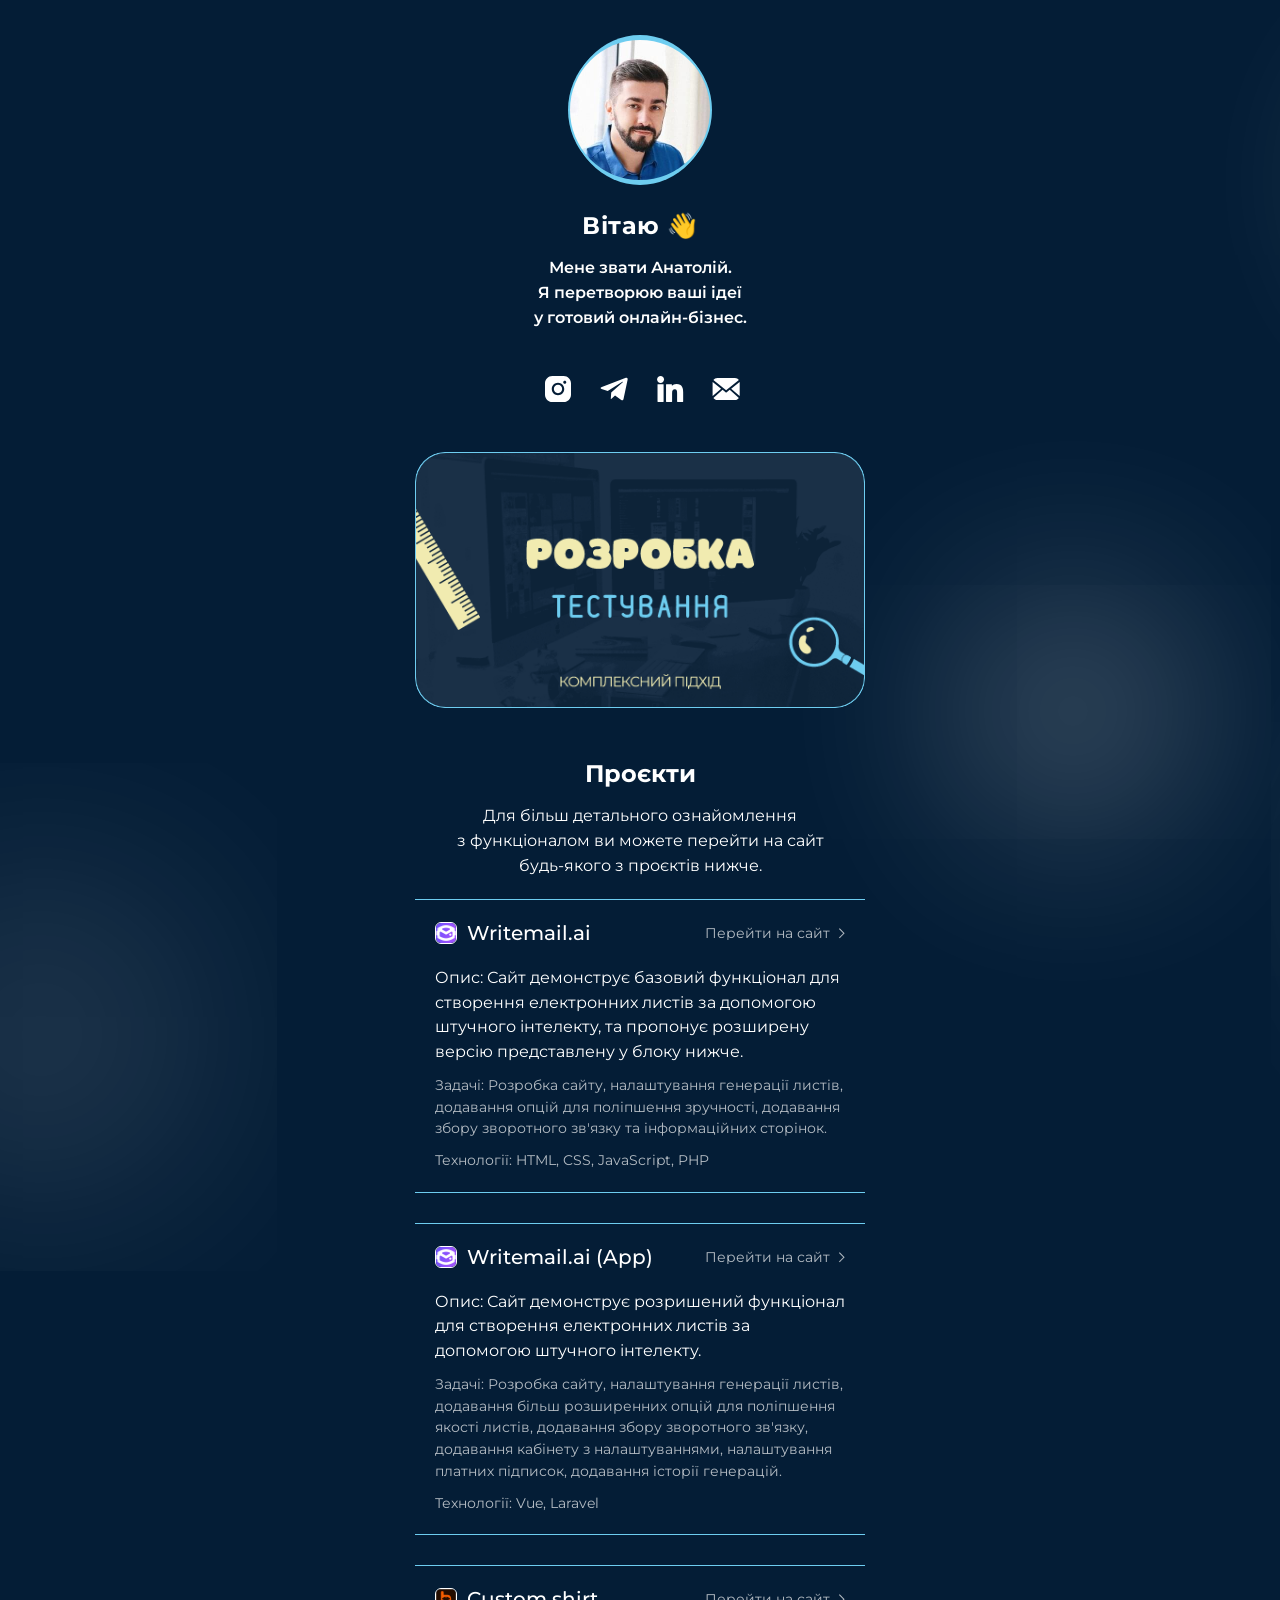
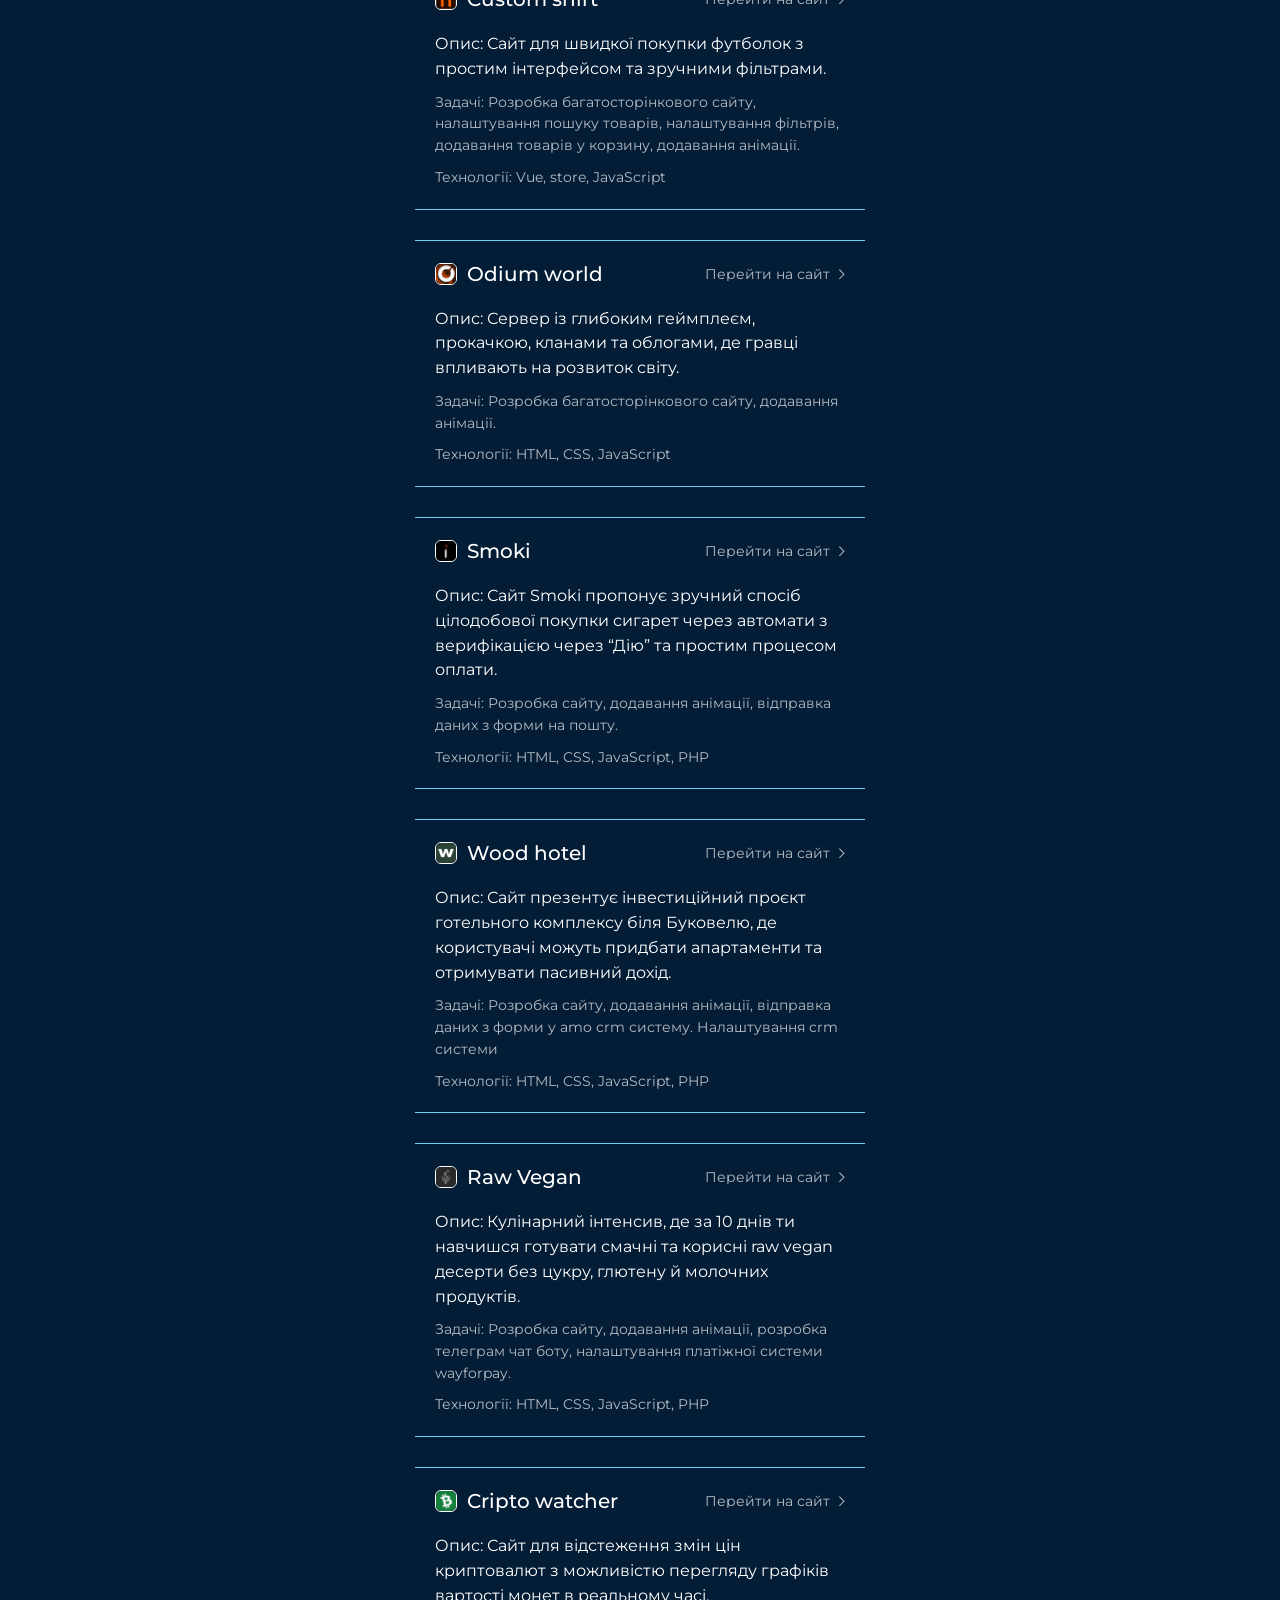
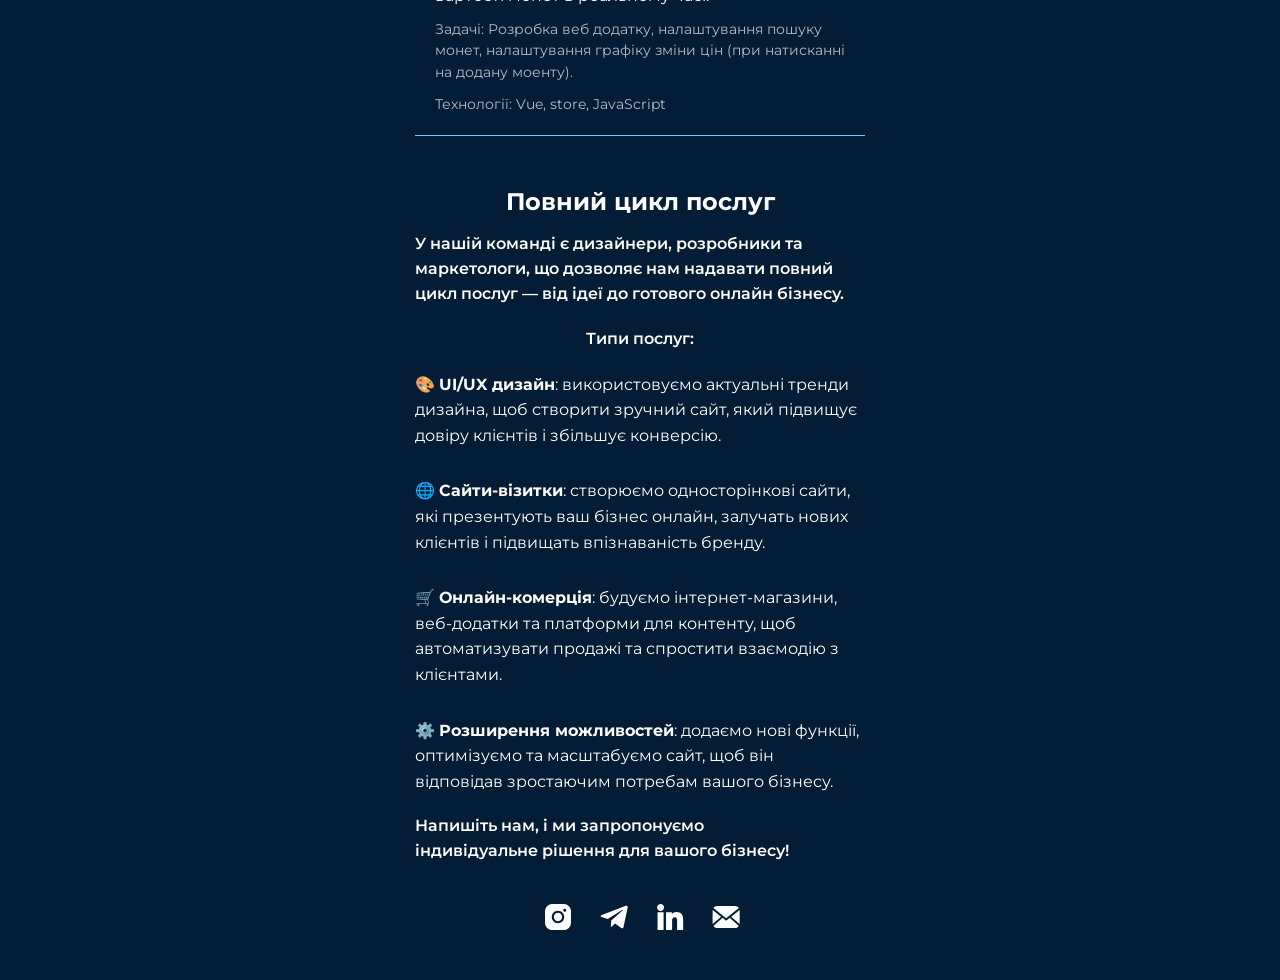
<file: index.html>
<!DOCTYPE html>
<html lang="ua">

<head>

	<title>Розробка веб-сайтів</title>
	<meta name="description"
		content="Розробка веб-сайтів під ключ: унікальний підхід, чітка структура, зручність i адаптивність для всіх пристроїв.">

	<meta charset="UTF-8">
	<meta name="format-detection" content="telephone=no">
	<meta name="viewport" content="width=device-width, initial-scale=1.0">

	<meta property="og:title" content="Розробка веб-сайтів">
	<meta property="og:description" content="Розробка веб-сайтів під ключ: унікальний підхід, чітка структура, зручність i адаптивність для всіх
		пристроїв.">
	<meta property="og:image" content="https://bridenko.github.io/resume/img/meta-content.png?v=1.1.1">
	<meta property="og:url" content="https://bridenko.github.io/resume">
	<meta property="og:type" content="website">
	<meta property="og:site_name" content="Розробка веб-сайтів">
	<meta property="og:locale" content="uk_UA">

	<meta name="twitter:card" content="summary_large_image">
	<meta name="twitter:title" content="Розробка веб-сайтів">
	<meta name="twitter:description" content="Розробка веб-сайтів під ключ: унікальний підхід, чітка структура, зручність i адаптивність для всіх
		пристроїв.">
	<meta name="twitter:image" content="https://bridenko.github.io/resume/img/meta-content.png?v=1.1.1">
	<meta name="twitter:url" content="https://bridenko.github.io/resume">

	<link rel="stylesheet" href="./css/style.min.css">
</head>

<body>
	<div class="main-wrapper">
		<header class="header">
	<div class="container">
		<div class="header-body">
			<div class="main-icon anim-y">
				<img src="./img/main-logo.jpg" alt="Avatar">
			</div>
			<h1 class="header-title title anim-y">Вітаю&nbsp;👋</h1>
			<p class="header-text text bold center anim-x">Мене&nbsp;звати&nbsp;Анатолій. <br>Я перетворюю&nbsp;ваші&nbsp;ідеї
				<br>у&nbsp;готовий&nbsp;онлайн-бізнес.
			</p>
			<div class="items anim-y">
				<a href="https://www.instagram.com/imbridenko/" target="_blank" class="items-item " aria-label="Social link">
					<svg class="icon">
						<use xlink:href="#icon-instagram"></use>
					</svg>
				</a>
				<a href="https://t.me/bridenko" target="_blank" class="items-item" aria-label="Social link">
					<svg class="icon">
						<use xlink:href="#icon-telegram"></use>
					</svg>
				</a>
				<a href="https://www.linkedin.com/in/anatolii-kochur-21b7a1181" target="_blank" class="items-item"
					aria-label="Social link">
					<svg class="icon">
						<use xlink:href="#icon-linkedin"></use>
					</svg>
				</a>
				<a href="mailto:glomokomo@gmail.com" target="_blank" class="items-item" aria-label="Social link">
					<svg class="icon">
						<use xlink:href="#icon-message"></use>
					</svg>
				</a>
			</div>
		</div>
	</div>
</header>
		<!-- <img class="background-dots" src="./img/dots.svg" alt="Dots">
		<img class="background-rocket" src="./img/rocket.png" alt="Rocket"> -->
		<div class="bg-anim">
			<div class="bg-anim__items">
				<span></span>
				<span></span>
				<span></span>
				<span></span>
				<span></span>
				<span></span>
				<span></span>
				<span></span>
				<span></span>
				<span></span>
				<span></span>
				<span></span>
				<span></span>
				<span></span>
				<span></span>
			</div>
		</div>
		<main class="main">
			<div class="section">
				<div class="container">
					<div class="section-body">
						<div class="banner-wrapper anim-x animation">
							<div class="banner">
								<img src="./img/banner.png" alt="Banner">
							</div>
						</div>
						<h2 class="title center anim-x">Проєкти</h2>
						<p class="text center anim-x">Для&nbsp;більш&nbsp;детального&nbsp;ознайомлення
							з&nbsp;функціоналом
							ви&nbsp;можете&nbsp;перейти&nbsp;на&nbsp;сайт
							<br>будь-якого&nbsp;з&nbsp;проєктів нижче.</p>
						<ul class="links anim-x">
							<li class="anim-x">
								<a href="https://writemail.ai/uk" class="wave-hover card-bg-anim" target="_blank">
									<div class="card-info">
										<div class="card-info__head">
											<span class="logo custom-scale">
												<img src="./img/projects-icons/writemail.png" alt="Logo" loading="lazy">
											</span>
											<h2 class="title">Writemail.ai</h2>
											<p class="link text custom">Перейти на сайт</p>
										</div>
										<p class="text">Опис: Сайт демонструє базовий функціонал для створення
											електронних листів за допомогою штучного інтелекту, та пропонує розширену
											версію представлену у блоку нижче.
										</p>
										<p class="text custom">Задачі: Розробка сайту, налаштування генерації листів, додавання опцій для
											поліпшення зручності, додавання збору зворотного зв'язку та інформаційних сторінок.
										</p>
										<p class="text custom">Технології: HTML, CSS, JavaScript, PHP</p>
									</div>
								</a>
							</li>
							<li class="anim-x">
								<a href="https://app.writemail.ai/login?to=/" class="wave-hover card-bg-anim" target="_blank">
									<div class="card-info">
										<div class="card-info__head">
											<span class="logo custom-scale">
												<img src="./img/projects-icons/writemail.png" alt="Logo" loading="lazy">
											</span>
											<h2 class="title">Writemail.ai (App)</h2>
											<p class="link text custom">Перейти на сайт</p>
										</div>
										<p class="text">Опис: Сайт демонструє розришений функціонал для створення
											електронних листів за допомогою штучного інтелекту.
										</p>
										<p class="text custom">Задачі: Розробка сайту, налаштування генерації листів, додавання більш
											розширенних опцій для
											поліпшення
											якості листів, додавання збору зворотного зв'язку, додавання кабінету з
											налаштуваннями, налаштування платних підписок, додавання історії генерацій.
										</p>
										<p class="text custom">Технології: Vue, Laravel</p>
									</div>
								</a>
							</li>
							<li class="anim-x">
								<a href="https://bridenko.github.io/shirt/#/" class="wave-hover card-bg-anim" target="_blank">
									<div class="card-info">
										<div class="card-info__head">
											<span class="logo custom-scale">
												<img src="./img/projects-icons/shirt.png" alt="Logo" loading="lazy">
											</span>
											<h2 class="title">Custom shirt</h2>
											<p class="link text custom">Перейти на сайт</p>
										</div>
										<p class="text">Опис: Сайт для швидкої покупки футболок з простим інтерфейсом та зручними фільтрами.
										</p>
										<p class="text custom">Задачі: Розробка багатосторінкового сайту, налаштування пошуку товарів,
											налаштування
											фільтрів,
											додавання товарів у корзину, додавання анімації.</p>
										<p class="text custom">Технології: Vue, store, JavaScript</p>
									</div>
								</a>
							</li>
							<li class="anim-x">
								<a href="https://odium.world/ua" class="wave-hover" target="_blank">
									<div class="card-info">
										<div class="card-info__head">
											<span class="logo custom-scale">
												<img src="./img/projects-icons/odium.png" alt="Logo" loading="lazy">
											</span>
											<h2 class="title">Odium world</h2>
											<p class="link text custom">Перейти на сайт</p>
										</div>
										<p class="text">Опис: Сервер із глибоким геймплеєм, прокачкою, кланами та облогами, де гравці
											впливають на розвиток світу.</p>
										<p class="text custom">Задачі: Розробка багатосторінкового сайту, додавання анімації.</p>
										<p class="text custom">Технології: HTML, CSS, JavaScript</p>

									</div>
								</a>
							</li>
							<li class="anim-x">
								<a href="https://smoki.com.ua/" class="wave-hover" target="_blank">
									<div class="card-info">
										<div class="card-info__head">
											<span class="logo">
												<img src="./img/projects-icons/smoki.png" alt="Logo" loading="lazy">
											</span>
											<h2 class="title">Smoki</h2>
											<p class="link text custom">Перейти на сайт</p>
										</div>
										<p class="text">Опис: Сайт Smoki пропонує зручний спосіб цілодобової покупки сигарет через автомати
											з
											верифікацією через “Дію” та простим процесом оплати.</p>
										<p class="text custom">Задачі: Розробка сайту, додавання анімації, відправка даних з форми на пошту.
										</p>
										<p class="text custom">Технології: HTML, CSS, JavaScript, PHP</p>
									</div>
								</a>
							</li>
							<li class="anim-x">
								<a href="https://www.invest.woodapart.in.ua/" class="wave-hover" target="_blank">
									<div class="card-info">
										<div class="card-info__head">
											<span class="logo">
												<img src="./img/projects-icons/woodinvest.png" alt="Logo" loading="lazy">
											</span>
											<h2 class="title">Wood hotel</h2>
											<p class="link text custom">Перейти на сайт</p>
										</div>
										<p class="text">Опис: Сайт презентує інвестиційний проєкт готельного комплексу біля Буковелю, де
											користувачі
											можуть придбати апартаменти та отримувати пасивний дохід.</p>
										<p class="text custom">Задачі: Розробка сайту, додавання анімації, відправка даних з форми у amo crm
											систему.
											Налаштування crm системи</p>
										<p class="text custom">Технології: HTML, CSS, JavaScript, PHP</p>
									</div>
								</a>
							</li>
							<li class="anim-x">
								<a href="https://ginger-reborn.space/" class="wave-hover" target="_blank">
									<div class="card-info">
										<div class="card-info__head">
											<span class="logo">
												<img src="./img/projects-icons/ginger.png" alt="Logo" loading="lazy">
											</span>
											<h2 class="title">Raw Vegan</h2>
											<p class="link text custom">Перейти на сайт</p>
										</div>
										<p class="text">Опис: Кулінарний інтенсив, де за 10 днів ти навчишся готувати смачні та
											корисні raw
											vegan десерти без цукру, глютену й молочних продуктів.</p>
										<p class="text custom">Задачі: Розробка сайту, додавання анімації, розробка телеграм чат боту,
											налаштування
											платіжної системи wayforpay.</p>
										<p class="text custom">Технології: HTML, CSS, JavaScript, PHP</p>
									</div>
								</a>
							</li>
							<li class="anim-x">
								<a href="https://bridenko.github.io/cripto/" class="wave-hover" target="_blank">
									<div class="card-info">
										<div class="card-info__head">
											<span class="logo custom-scale">
												<img src="./img/projects-icons/cripto.png" alt="Logo" loading="lazy">
											</span>
											<h2 class="title">Cripto watcher</h2>
											<p class="link text custom">Перейти на сайт</p>
										</div>
										<p class="text">Опис: Сайт для відстеження змін цін криптовалют з можливістю перегляду графіків
											вартості монет
											в реальному часі.</p>
										<p class="text custom">Задачі: Розробка веб додатку, налаштування пошуку монет, налаштування графіку
											зміни
											цін (при натисканні на додану моенту).</p>
										<p class="text custom">Технології: Vue, store, JavaScript</p>
									</div>
								</a>
							</li>
						</ul>
						<script>
							const links = document.querySelectorAll(".links a");

							const onScroll = () => {
								links.forEach(link => {
									const rect = link.getBoundingClientRect();
									const windowHeight = window.innerHeight;
									const zoneTop = windowHeight / 3;
									const zoneBottom = (windowHeight / 3) * 2;
									const elementCenter = rect.top + rect.height / 2;

									if (elementCenter >= zoneTop && elementCenter <= zoneBottom) {
										links.forEach(link => {
											link.classList.remove("card-bg-anim");
										});
										link.classList.add("card-bg-anim");
									} else {
										link.classList.remove("card-bg-anim");
									}
								});
							};

							window.addEventListener("scroll", onScroll);
							onScroll();
						</script>

						<h3 class="title center anim-x">Повний цикл послуг</h3>
						<p class="text bold anim-x">У нашій команді є дизайнери, розробники та маркетологи, що дозволяє нам надавати
							повний
							цикл послуг — від ідеї до готового онлайн бізнесу.</p>
						<p class="text bold center anim-x">Типи послуг:</p>
						<ul class="text-list">
							<li class="anim-x">🎨 <span class="mark">UI/UX дизайн</span>: використовуємо актуальні тренди дизайна, щоб
								створити
								зручний
								сайт, який підвищує довіру
								клієнтів i збільшує конверсію.</li>
							<li class="anim-x">🌐 <span class="mark">Сайти-візитки</span>: створюємо односторінкові сайти, які
								презентують
								ваш бізнес
								онлайн, залучать нових клієнтів
								i підвищать впізнаваність бренду.</li>
							<li class="anim-x">🛒 <span class="mark">Онлайн-комерція</span>: будуємо інтернет-магазини, веб-додатки та
								платформи для
								контенту, щоб автоматизувати
								продажі та спростити взаємодію з клієнтами.</li>
							<li class="anim-x">⚙️ <span class="mark">Розширення можливостей</span>: додаємо нові функції, оптимізуємо
								та
								масштабуємо
								сайт,
								щоб він відповідав
								зростаючим потребам вашого бізнесу.</li>
						</ul>
						<p class="text bold anim-x">Напишіть&nbsp;нам, i&nbsp;ми&nbsp;запропонуємо
							індивідуальне&nbsp;рішення для&nbsp;вашого&nbsp;бізнесу!
						</p>
					</div>
				</div>
			</div>
		</main>

		<footer class="footer">
  <div class="container">
    <div class="footer-body">
      <div class="items anim-y">
        <a href="https://www.instagram.com/imbridenko/" target="_blank" class="items-item " aria-label="Social link">
          <svg class="icon">
            <use xlink:href="#icon-instagram"></use>
          </svg>
        </a>
        <a href="https://t.me/bridenko" target="_blank" class="items-item" aria-label="Social link">
          <svg class="icon">
            <use xlink:href="#icon-telegram"></use>
          </svg>
        </a>
        <a href="https://www.linkedin.com/in/anatolii-kochur-21b7a1181" target="_blank" class="items-item"
          aria-label="Social link">
          <svg class="icon">
            <use xlink:href="#icon-linkedin"></use>
          </svg>
        </a>
        <a href="mailto:glomokomo@gmail.com" target="_blank" class="items-item" aria-label="Social link">
          <svg class="icon">
            <use xlink:href="#icon-message"></use>
          </svg>
        </a>
      </div>
    </div>
  </div>
</footer>
	</div>

	<svg aria-hidden="true" style="position: absolute; width: 0; height: 0; overflow: hidden;" version="1.1"
  xmlns="http://www.w3.org/2000/svg" xmlns:xlink="http://www.w3.org/1999/xlink">
  <defs>
    <symbol id="icon-linkedin" viewBox="0 0 33 32">
      <path
        d="M8.102 10.282h-6.438c-0.286 0-0.517 0.232-0.517 0.517v20.683c0 0.286 0.232 0.517 0.517 0.517h6.438c0.286 0 0.517-0.232 0.517-0.517v-20.683c0-0.286-0.232-0.517-0.517-0.517z">
      </path>
      <path
        d="M4.885 0c-2.343 0-4.248 1.904-4.248 4.244 0 2.341 1.906 4.246 4.248 4.246 2.341 0 4.245-1.905 4.245-4.246s-1.904-4.244-4.245-4.244z">
      </path>
      <path
        d="M24.478 9.768c-2.586 0-4.497 1.112-5.657 2.375v-1.343c0-0.286-0.232-0.517-0.517-0.517h-6.166c-0.286 0-0.517 0.232-0.517 0.517v20.683c0 0.286 0.232 0.517 0.517 0.517h6.424c0.286 0 0.517-0.231 0.517-0.517v-10.233c0-3.449 0.937-4.792 3.34-4.792 2.618 0 2.826 2.154 2.826 4.969v10.056c0 0.286 0.232 0.517 0.517 0.517h6.427c0.286 0 0.517-0.232 0.517-0.517v-11.345c0-5.128-0.978-10.37-8.229-10.37z">
      </path>
    </symbol>
    <symbol id="icon-message" viewBox="0 0 33 32">
      <path
        d="M22.875 15.597l10.375-8.282c0.056 0.307 0.087 0.618 0.093 0.931v15.509c-0.007 0.317-0.038 0.634-0.093 0.946l-10.375-9.104zM16.672 17.551l15.695-12.516c-0.529-0.8-1.248-1.456-2.092-1.91s-1.788-0.693-2.746-0.695h-21.713c-0.959 0.002-1.902 0.241-2.747 0.695s-1.563 1.111-2.092 1.91l15.695 12.516zM0.093 7.315c-0.056 0.307-0.087 0.618-0.093 0.931v15.509c0.007 0.317 0.038 0.634 0.093 0.946l10.375-9.104-10.375-8.282zM21.076 17.070l-3.675 2.947c-0.209 0.161-0.465 0.248-0.729 0.248s-0.52-0.087-0.729-0.248l-3.676-2.947-11.275 9.941c0.536 0.786 1.255 1.43 2.096 1.875s1.776 0.68 2.728 0.684h21.713c0.951-0.003 1.887-0.238 2.728-0.684s1.56-1.090 2.096-1.875l-11.275-9.941z">
      </path>
    </symbol>
    <symbol id="icon-skype" viewBox="0 0 33 32">
      <path
        d="M31.721 19.372c2.321-10.398-6.802-19.836-17.525-18.037-5.802-3.599-13.524 0.48-13.524 7.399 0 1.6 0.44 3.119 1.2 4.399-2.121 10.438 7.042 19.756 17.765 17.797 7.562 3.999 15.885-3.959 12.084-11.558zM21.558 25.651c-2.801 1.16-7.442 1.16-10.243-0.32-4.001-2.12-4.681-6.919-1.24-6.919 2.601 0 1.761 3.039 4.401 4.239 1.2 0.56 3.801 0.6 5.282-0.4s1.36-2.56 0.56-3.279c-2.121-1.96-8.242-1.2-11.043-4.639-1.2-1.48-1.44-4.119 0.040-6.039 2.601-3.359 10.243-3.559 13.524-1.040 3.041 2.36 2.201 5.439-0.24 5.439-2.921 0-1.4-3.839-6.162-3.839-3.441 0-4.801 2.44-2.361 3.639 3.281 1.68 11.643 1.12 11.643 7.519 0 2.639-1.641 4.599-4.161 5.639z">
      </path>
    </symbol>
    <symbol id="icon-telegram" viewBox="0 0 33 32">
      <path
        d="M13.084 20.42l-0.552 7.758c0.789 0 1.131-0.339 1.541-0.746l3.7-3.536 7.667 5.614c1.406 0.784 2.397 0.371 2.776-1.294l5.032-23.58 0.001-0.001c0.446-2.079-0.752-2.891-2.122-2.381l-29.58 11.325c-2.019 0.784-1.988 1.909-0.343 2.419l7.562 2.352 17.566-10.991c0.827-0.547 1.578-0.245 0.96 0.303l-14.209 12.759z">
      </path>
    </symbol>
    <!-- <symbol id="icon-instagram" viewBox="0 0 32 32">
      <path
        d="M16 2.881c4.275 0 4.781 0.019 6.462 0.094 1.563 0.069 2.406 0.331 2.969 0.55 0.744 0.288 1.281 0.638 1.837 1.194 0.563 0.563 0.906 1.094 1.2 1.838 0.219 0.563 0.481 1.412 0.55 2.969 0.075 1.688 0.094 2.194 0.094 6.463s-0.019 4.781-0.094 6.463c-0.069 1.563-0.331 2.406-0.55 2.969-0.288 0.744-0.637 1.281-1.194 1.837-0.563 0.563-1.094 0.906-1.837 1.2-0.563 0.219-1.413 0.481-2.969 0.55-1.688 0.075-2.194 0.094-6.463 0.094s-4.781-0.019-6.463-0.094c-1.563-0.069-2.406-0.331-2.969-0.55-0.744-0.288-1.281-0.637-1.838-1.194-0.563-0.563-0.906-1.094-1.2-1.837-0.219-0.563-0.481-1.413-0.55-2.969-0.075-1.688-0.094-2.194-0.094-6.463s0.019-4.781 0.094-6.463c0.069-1.563 0.331-2.406 0.55-2.969 0.288-0.744 0.638-1.281 1.194-1.838 0.563-0.563 1.094-0.906 1.838-1.2 0.563-0.219 1.412-0.481 2.969-0.55 1.681-0.075 2.188-0.094 6.463-0.094zM16 0c-4.344 0-4.887 0.019-6.594 0.094-1.7 0.075-2.869 0.35-3.881 0.744-1.056 0.412-1.95 0.956-2.837 1.85-0.894 0.888-1.438 1.781-1.85 2.831-0.394 1.019-0.669 2.181-0.744 3.881-0.075 1.713-0.094 2.256-0.094 6.6s0.019 4.887 0.094 6.594c0.075 1.7 0.35 2.869 0.744 3.881 0.413 1.056 0.956 1.95 1.85 2.837 0.887 0.887 1.781 1.438 2.831 1.844 1.019 0.394 2.181 0.669 3.881 0.744 1.706 0.075 2.25 0.094 6.594 0.094s4.888-0.019 6.594-0.094c1.7-0.075 2.869-0.35 3.881-0.744 1.050-0.406 1.944-0.956 2.831-1.844s1.438-1.781 1.844-2.831c0.394-1.019 0.669-2.181 0.744-3.881 0.075-1.706 0.094-2.25 0.094-6.594s-0.019-4.887-0.094-6.594c-0.075-1.7-0.35-2.869-0.744-3.881-0.394-1.063-0.938-1.956-1.831-2.844-0.887-0.887-1.781-1.438-2.831-1.844-1.019-0.394-2.181-0.669-3.881-0.744-1.712-0.081-2.256-0.1-6.6-0.1v0z">
      </path>
      <path
        d="M16 7.781c-4.537 0-8.219 3.681-8.219 8.219s3.681 8.219 8.219 8.219 8.219-3.681 8.219-8.219c0-4.537-3.681-8.219-8.219-8.219zM16 21.331c-2.944 0-5.331-2.387-5.331-5.331s2.387-5.331 5.331-5.331c2.944 0 5.331 2.387 5.331 5.331s-2.387 5.331-5.331 5.331z">
      </path>
      <path
        d="M26.462 7.456c0 1.060-0.859 1.919-1.919 1.919s-1.919-0.859-1.919-1.919c0-1.060 0.859-1.919 1.919-1.919s1.919 0.859 1.919 1.919z">
      </path>
    </symbol> -->
    <symbol id="icon-instagram" viewBox="0 0 32 32">
      <path
        d="M21.12 16c0 2.828-2.292 5.12-5.12 5.12s-5.12-2.292-5.12-5.12c0-2.828 2.292-5.12 5.12-5.12v0c2.826 0.003 5.117 2.294 5.12 5.12v0zM32 8.96v14.080c-0.006 4.946-4.014 8.954-8.959 8.96h-14.081c-4.946-0.006-8.954-4.014-8.96-8.959v-14.081c0.006-4.946 4.014-8.954 8.959-8.96h14.081c4.946 0.006 8.954 4.014 8.96 8.959v0.001zM23.68 16c0-4.242-3.438-7.68-7.68-7.68s-7.68 3.438-7.68 7.68c0 4.242 3.438 7.68 7.68 7.68v0c4.24-0.005 7.675-3.44 7.68-7.68v-0zM26.24 7.68c0-1.060-0.86-1.92-1.92-1.92s-1.92 0.86-1.92 1.92c0 1.060 0.86 1.92 1.92 1.92v0c1.060 0 1.92-0.86 1.92-1.92v0z">
      </path>
    </symbol>
  </defs>
</svg>

	<script src="./js/app.js"></script>
</body>

</html>
</file>
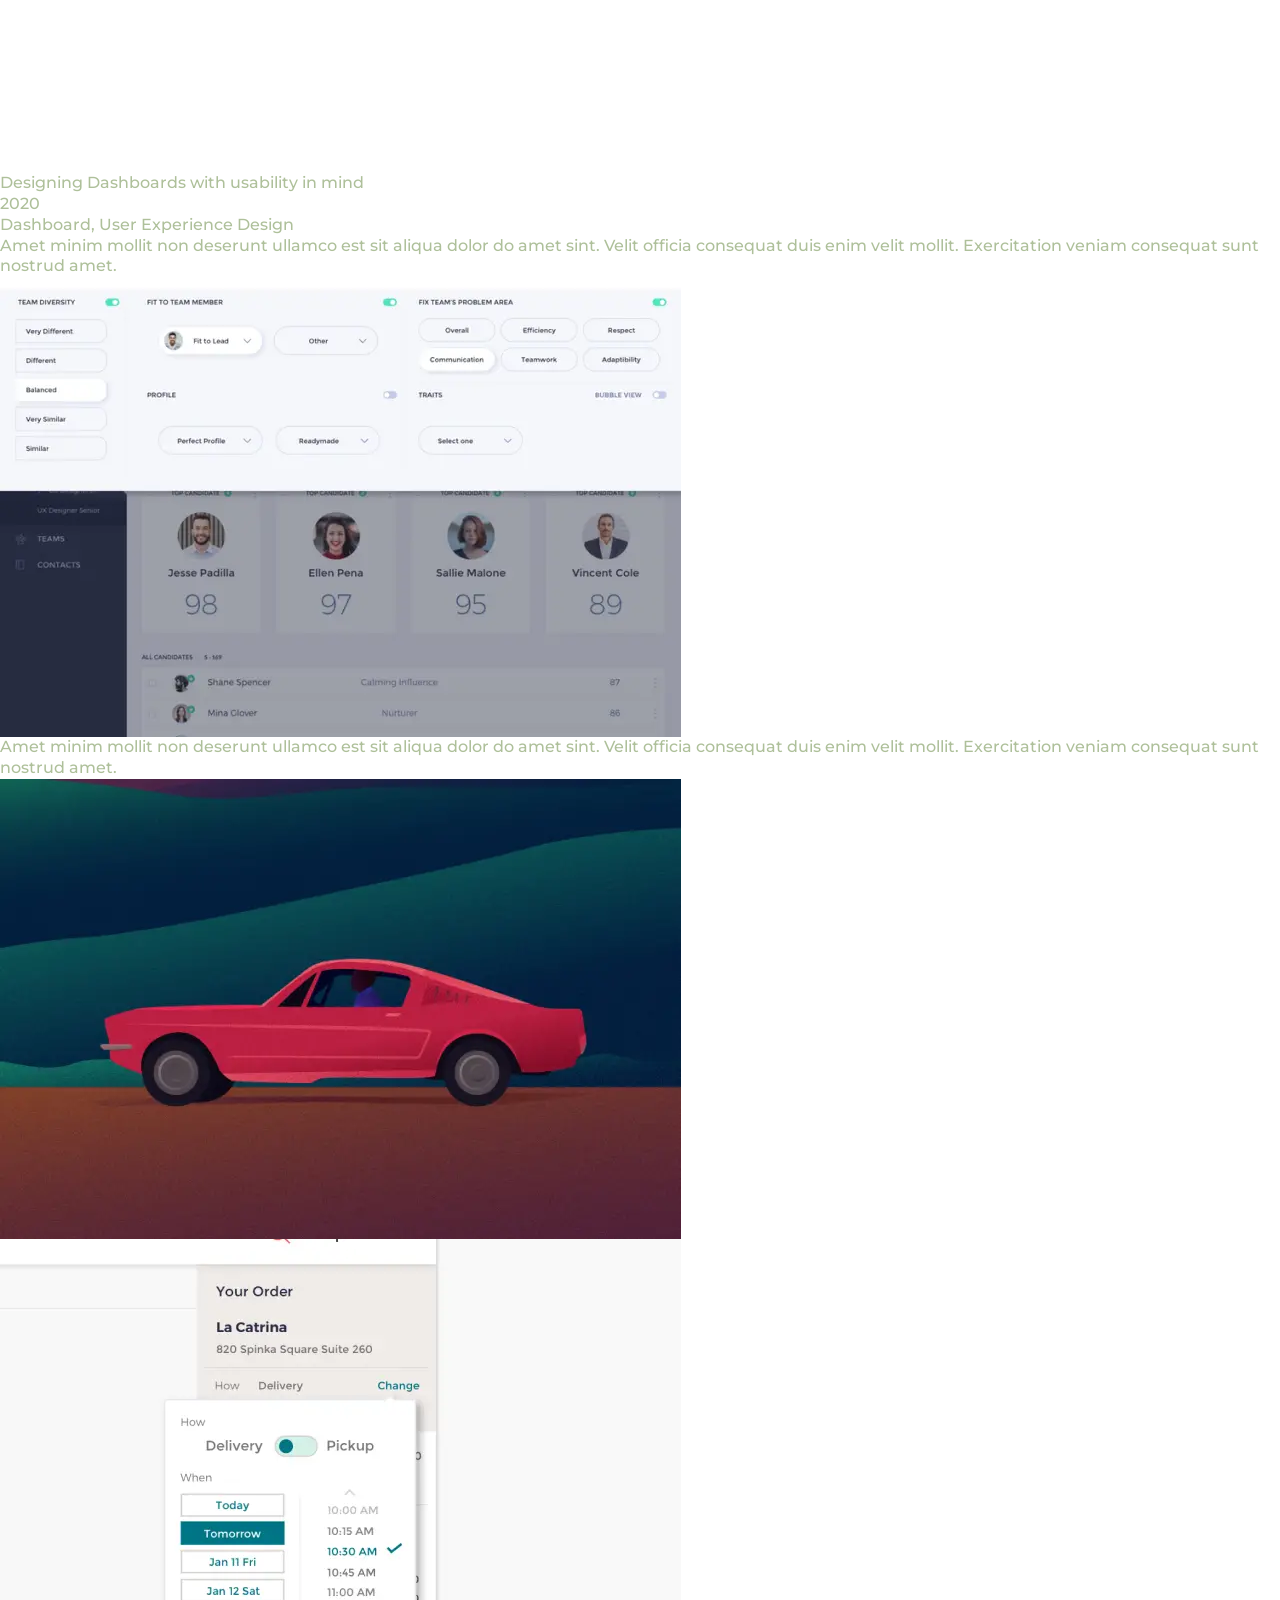
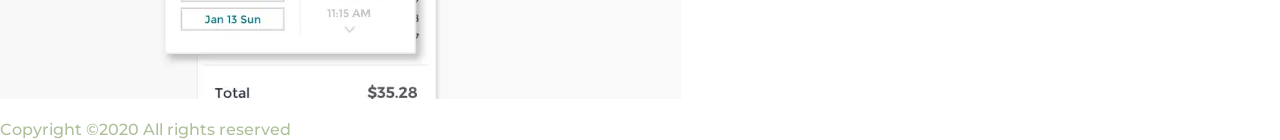
<file: article.html>
<!DOCTYPE html>
<html lang="eng">
	 <head>
	<title>Details</title>
	<meta charset="UTF-8">
	<meta name="format-detection" content="telephone=no">
	<link rel="stylesheet" href="./css/style.min.css?_v=20220416123829">
	<!-- <link rel="shortcut icon" href="favicon.ico"> -->
	<!-- <meta name="robots" content="noindex, nofollow"> -->
	<!-- <meta name="viewport" content="width=device-width, initial-scale=1.0, maximum-scale=1.0, user-scalable=0"> -->
	<meta name="viewport" content="width=device-width, initial-scale=1.0">
</head>
	<body>
		<div class="wrapper">
			<header class="header ">
	<div class="header__content">
		<div class="header__menu menu">
			<div class="menu__icon icon-menu">
				<span></span>
				<span></span>
				<span></span>
			</div>
			<nav class="menu__body">
				<ul class="menu__list">
					<li><a href="./index.html" class="menu__link ">Home</a></li>
					<li><a href="./works.html" class="menu__link ">Works</a></li>
					<li><a href="./blog.html" class="menu__link ">Blog</a></li>
					<li><a href="./article.html" class="menu__link _active">Details</a></li>
				</ul>
			</nav>
		</div>
	</div>
</header>
			<main class="page">
				<div class="article">
					<h1 class="article__title">Designing Dashboards with usability in mind</h1>
					<div class="article__info">
						<div class="article__year">2020</div>
						<div class="article__category">Dashboard, User Experience Design</div>
					</div>
					<div class="article__text">
						<p>
							Amet minim mollit non deserunt ullamco est sit aliqua dolor do amet sint. Velit officia consequat duis enim velit mollit. Exercitation veniam consequat sunt nostrud amet.
						</p>
						<picture><source srcset="./img/article/01.webp" type="image/webp"><img src="./img/article/01.jpg" alt=""></picture>
						<p>
							Amet minim mollit non deserunt ullamco est sit aliqua dolor do amet sint. Velit officia consequat duis enim velit mollit. Exercitation veniam consequat sunt nostrud amet.
						</p>
						<picture><source srcset="./img/article/02.webp" type="image/webp"><img src="./img/article/02.jpg" alt=""></picture>
						<picture><source srcset="./img/article/03.webp" type="image/webp"><img src="./img/article/03.jpg" alt=""></picture>
					</div>
				</div>
			</main>
			<footer class="footer">
	<div class="footer__content _container">
		<div class="footer__social social">
			<a href="#!" class="social__item _icon-fb"></a>
			<a href="#!" class="social__item _icon-insta"></a>
			<a href="#!" class="social__item _icon-twitter"></a>
			<a href="#!" class="social__item _icon-linkedin"></a>
		</div>
		<div class="footer__copy">Copyright ©2020 All rights reserved</div>
	</div>
</footer>
		</div>
		<script src="./js/app.min.js?_v=20220416123829"></script>
	</body>
</html>
</file>
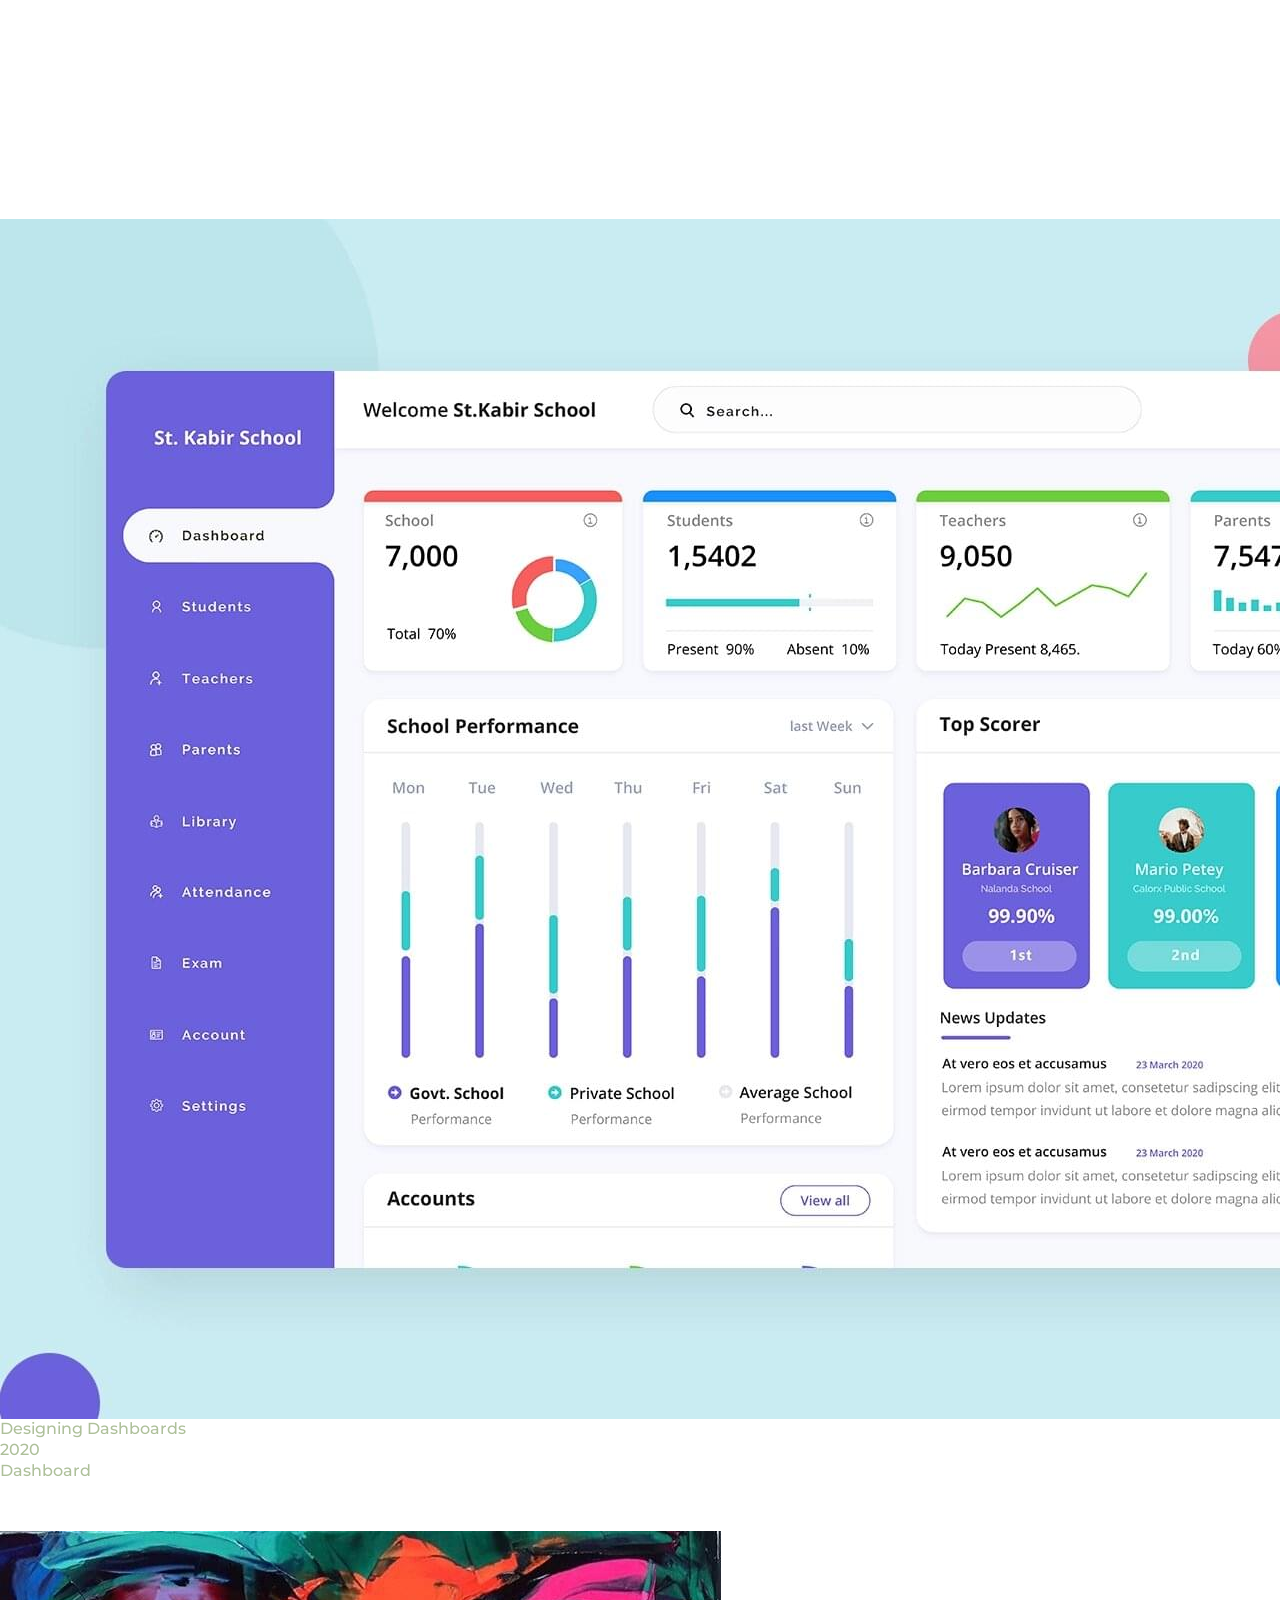
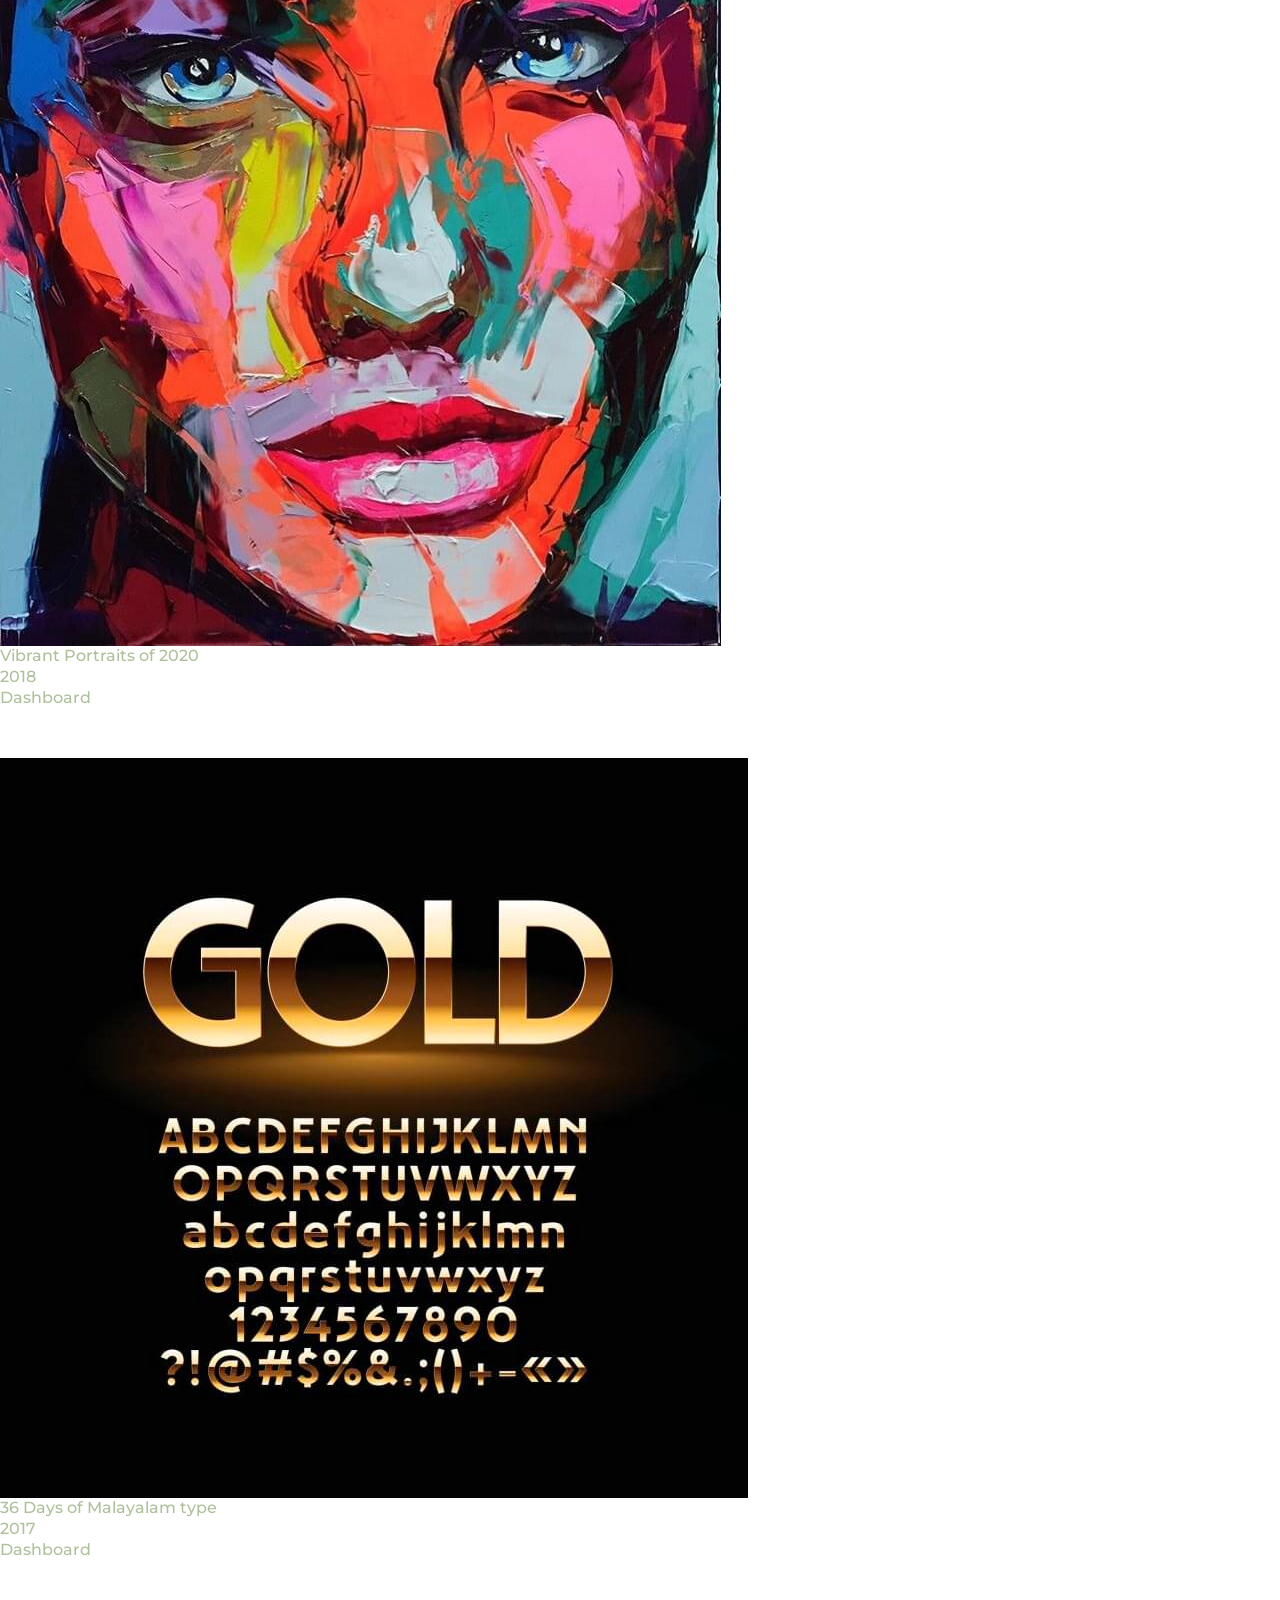
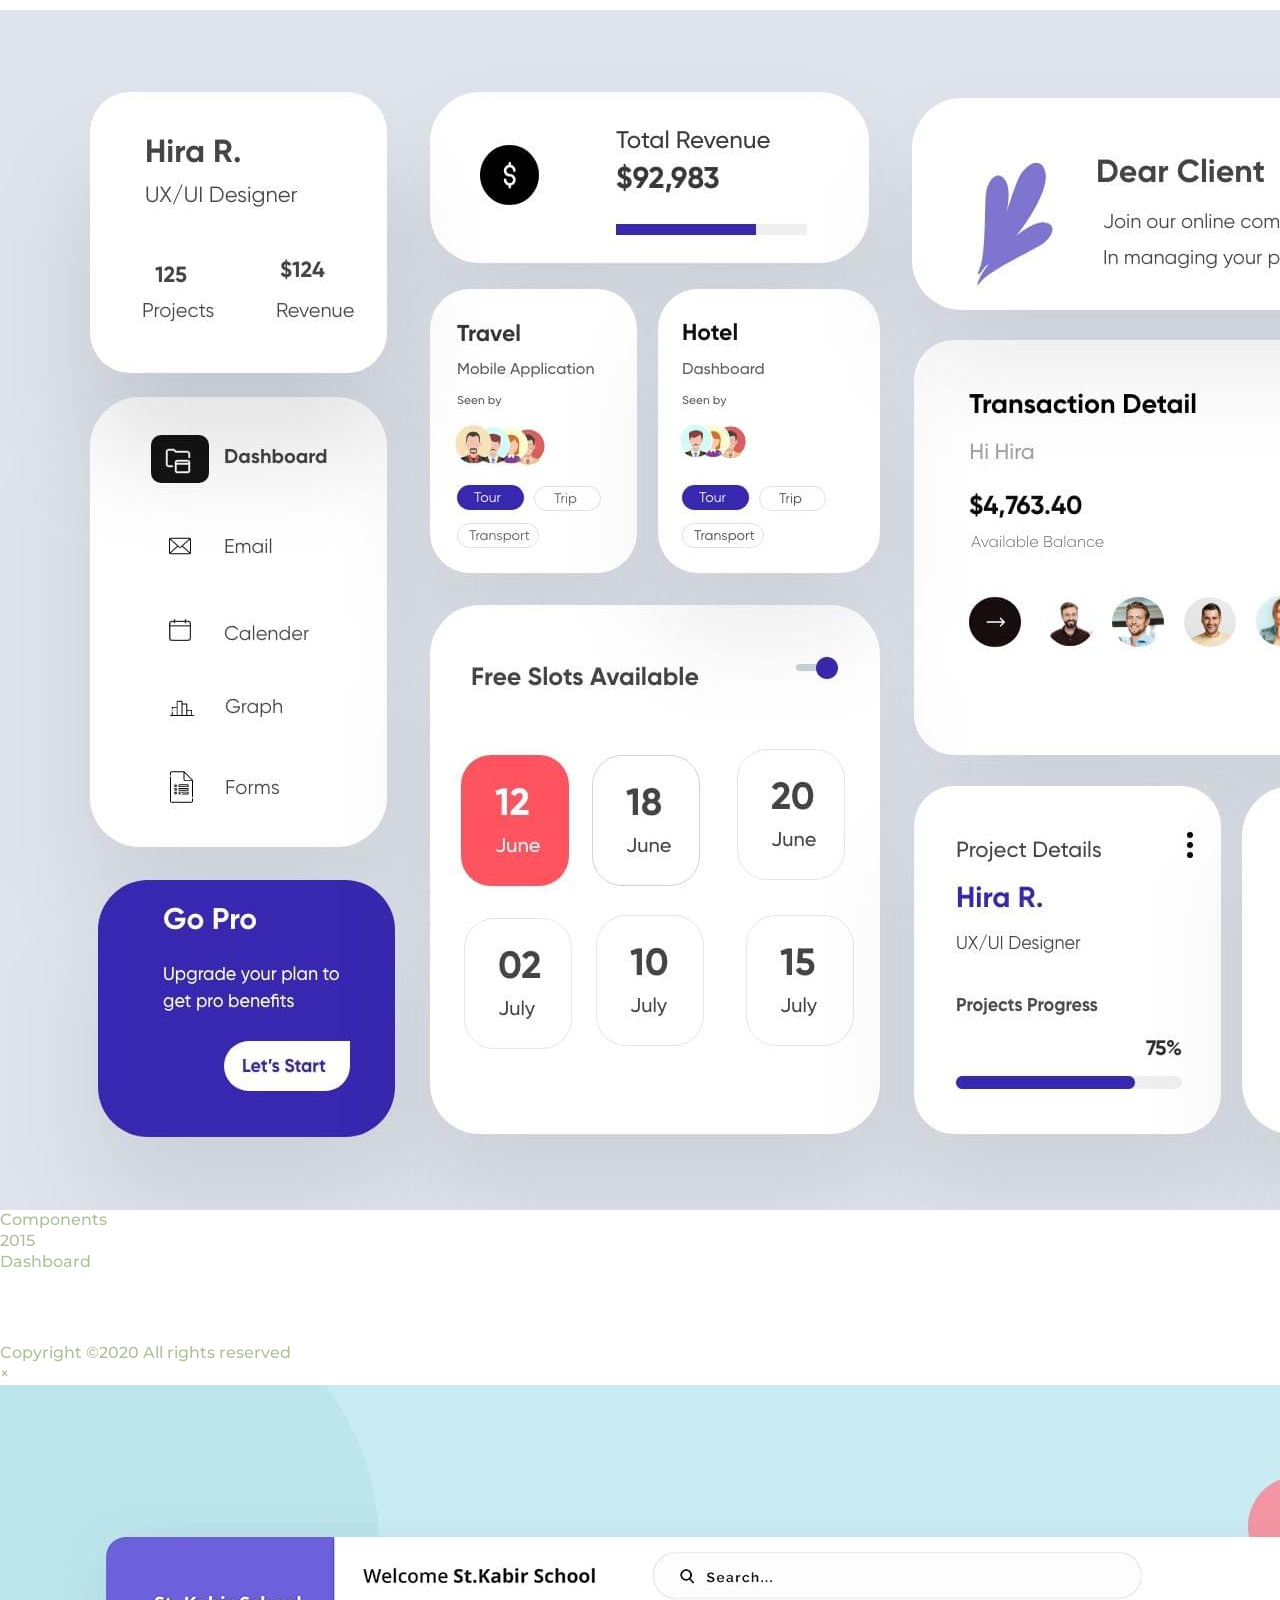
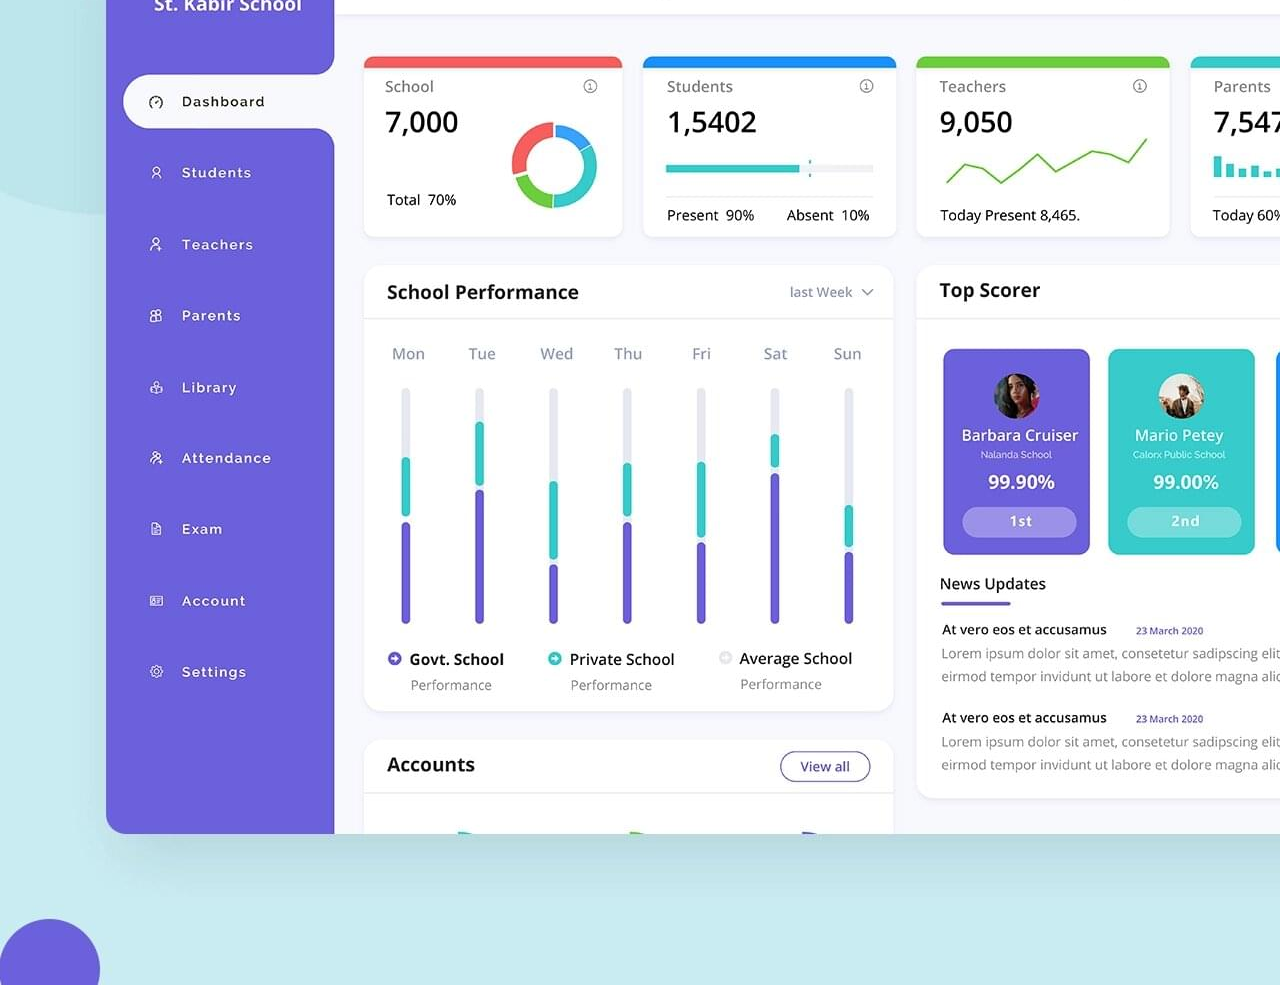
<file: works.html>
<!DOCTYPE html>
<html lang="eng">

<head>
	<title>Works</title>
	<meta charset="UTF-8">
	<meta name="format-detection" content="telephone=no">
	<link rel="stylesheet" href="./css/style.min.css?_v=20220416123829">
	<!-- <link rel="shortcut icon" href="favicon.ico"> -->
	<!-- <meta name="robots" content="noindex, nofollow"> -->
	<!-- <meta name="viewport" content="width=device-width, initial-scale=1.0, maximum-scale=1.0, user-scalable=0"> -->
	<meta name="viewport" content="width=device-width, initial-scale=1.0">
</head>

<body>
	<div class="wrapper">
		<header class="header ">
			<div class="header__content">
				<div class="header__menu menu">
					<div class="menu__icon icon-menu">
						<span></span>
						<span></span>
						<span></span>
					</div>
					<nav class="menu__body">
						<ul class="menu__list">
							<li><a href="./index.html" class="menu__link ">Home</a></li>
							<li><a href="./works.html" class="menu__link _active">Works</a></li>
							<li><a href="./blog.html" class="menu__link ">Blog</a></li>
							<li><a href="./article.html" class="menu__link ">Details</a></li>
						</ul>
					</nav>
				</div>
			</div>
		</header>
		<main class="page">
			<div class="works page__container _container">
				<h1 class="works__main-title title">Works</h1>
				<div class="works__items">
					<article class="works__item">
						<div class="works__image _ibg hover">
							<img class="show-popup" src="./img/works/01.jpg" alt="Work #1">
						</div>
						<div class="works__body">
							<h5 class="works__title">Designing Dashboards</h5>
							<div class="works__info">
								<div class="works__year">2020</div>
								<div class="works__category">Dashboard</div>
							</div>
							<div class="works__text text">
								Amet minim mollit non deserunt ullamco est sit aliqua dolor do amet sint. Velit officia
								consequat duis enim velit mollit. Exercitation veniam consequat sunt nostrud amet.
							</div>
						</div>
					</article>
					<article class="works__item">
						<div class="works__image _ibg hover">
							<img class="show-popup" src="./img/works/02.jpg" alt="Work #1">
						</div>
						<div class="works__body">
							<h5 class="works__title">Vibrant Portraits of 2020</h5>
							<div class="works__info">
								<div class="works__year">2018</div>
								<div class="works__category">Dashboard</div>
							</div>
							<div class="works__text text">
								Amet minim mollit non deserunt ullamco est sit aliqua dolor do amet sint. Velit officia
								consequat duis enim velit mollit. Exercitation veniam consequat sunt nostrud amet.
							</div>
						</div>
					</article>
					<article class="works__item">
						<div class="works__image _ibg hover zoom">
							<img class="show-popup" src="./img/works/03.jpg" alt="Work #1">
						</div>
						<div class="works__body">
							<h5 class="works__title">36 Days of Malayalam type</h5>
							<div class="works__info">
								<div class="works__year">2017</div>
								<div class="works__category">Dashboard</div>
							</div>
							<div class="works__text text">
								Amet minim mollit non deserunt ullamco est sit aliqua dolor do amet sint. Velit officia
								consequat duis enim velit mollit. Exercitation veniam consequat sunt nostrud amet.
							</div>
						</div>
					</article>
					<article class="works__item">
						<div class="works__image _ibg hover zoom">
							<img class="show-popup" src="./img/works/04.jpg" alt="Work #1">
						</div>
						<div class="works__body">
							<h5 class="works__title">Components</h5>
							<div class="works__info">
								<div class="works__year">2015</div>
								<div class="works__category">Dashboard</div>
							</div>
							<div class="works__text text">
								Amet minim mollit non deserunt ullamco est sit aliqua dolor do amet sint. Velit officia
								consequat duis enim velit mollit. Exercitation veniam consequat sunt nostrud amet.
							</div>
						</div>
					</article>
				</div>
			</div>
		</main>
		<footer class="footer">
			<div class="footer__content _container">
				<div class="footer__social social">
					<a href="#!" class="social__item _icon-fb"></a>
					<a href="#!" class="social__item _icon-insta"></a>
					<a href="#!" class="social__item _icon-twitter"></a>
					<a href="#!" class="social__item _icon-linkedin"></a>
				</div>
				<div class="footer__copy">Copyright ©2020 All rights reserved</div>
			</div>
		</footer>
	</div>
	<div id="popup" class="popup">
		<div class="popup-body">
			<div class="popup-content">
				<button class="popup-content__close">&times;</button>
				<img class="popup-content__img" src="./img/works/01.jpg" alt="">
			</div>
		</div>
	</div>
	<script src="./js/app.min.js?_v=20220416123829"></script>
</body>

</html>
</file>
<file: css/style.min.css>
body,html{margin:0;padding:0;width:100%;height:100%}body{position:relative}body *{font-family:Montserrat,sans-serif;font-style:normal;font-size:16px;font-weight:500;line-height:1.3;color:#aec09a}body.lock{overflow:hidden}.main-wrapper{position:relative;overflow-x:hidden;overflow-y:auto;background:-webkit-gradient(linear,left top,left bottom,from(#1dd1af),to(#1f2222));background:-o-linear-gradient(#1dd1af,#1f2222);background:linear-gradient(#1dd1af,#1f2222);background:#041d36;display:-webkit-box;display:-ms-flexbox;display:flex;-webkit-box-orient:vertical;-webkit-box-direction:normal;-ms-flex-direction:column;flex-direction:column;min-height:100vh;z-index:100}a{display:inline-block;color:#fff}input::-webkit-input-placeholder,textarea::-webkit-input-placeholder{font-family:Montserrat,sans-serif;font-style:normal;font-size:16px;font-weight:500;line-height:1.3;color:#fff}input::-moz-placeholder,textarea::-moz-placeholder{font-family:Montserrat,sans-serif;font-style:normal;font-size:16px;font-weight:500;line-height:1.3;color:#fff}input:-ms-input-placeholder,textarea:-ms-input-placeholder{font-family:Montserrat,sans-serif;font-style:normal;font-size:16px;font-weight:500;line-height:1.3;color:#fff}input::-ms-input-placeholder,textarea::-ms-input-placeholder{font-family:Montserrat,sans-serif;font-style:normal;font-size:16px;font-weight:500;line-height:1.3;color:#fff}a,body,h1,input,input::placeholder,li,option,p,select,textarea,textarea::placeholder,ul{font-family:Montserrat,sans-serif;font-style:normal;font-size:16px;font-weight:500;line-height:1.3;color:#fff}img{display:block}.main{display:-webkit-box;display:-ms-flexbox;display:flex;-webkit-box-orient:vertical;-webkit-box-direction:normal;-ms-flex-direction:column;flex-direction:column;width:100%;-webkit-box-flex:1;-ms-flex:1 0 auto;flex:1 0 auto;overflow:hidden}.section{margin-bottom:40px}.section-body{display:-webkit-box;display:-ms-flexbox;display:flex;-webkit-box-orient:vertical;-webkit-box-direction:normal;-ms-flex-direction:column;flex-direction:column}.container{position:relative;max-width:490px;width:100%;margin:0 auto;padding:0 20px;z-index:100}.title{margin-bottom:15px;font-family:Montserrat,sans-serif;font-size:24px;font-weight:700;line-height:1.3;color:#fff}.title *{font-size:24px;font-weight:700;line-height:1.3;color:#fff}.text{margin-bottom:20px;font-size:16px;font-weight:400;line-height:1.55;color:#fff}.text:last-child{margin-bottom:0}.text.center{text-align:center}.text.bold{font-weight:600}.center{text-align:center}.icon{display:inline-block;vertical-align:middle;width:24px;height:24px;fill:currentColor;-webkit-box-flex:0;-ms-flex:0 0 24px;flex:0 0 24px;pointer-events:none;-webkit-transition:fill .2s ease,-webkit-transform .2s ease;transition:fill .2s ease,-webkit-transform .2s ease;-o-transition:fill .2s ease,transform .2s ease;transition:fill .2s ease,transform .2s ease;transition:fill .2s ease,transform .2s ease,-webkit-transform .2s ease}.for-desktop{display:-webkit-box!important;display:-ms-flexbox!important;display:flex!important}.for-mobile{display:none!important}*{padding:0;margin:0;border:0;font-size:100%;font:inherit;vertical-align:baseline}form{margin:0}article,aside,details,figcaption,figure,footer,header,hgroup,menu,nav,section{display:block}*,:after,:before{-webkit-box-sizing:border-box;box-sizing:border-box;padding:0;margin:0;border:0}a{display:inline-block}html{font-size:100%;-webkit-text-size-adjust:100%;-ms-text-size-adjust:100%}body,html{height:100%;font-size:100%;-ms-text-size-adjust:100%;-moz-text-size-adjust:100%;-webkit-text-size-adjust:100%;-webkit-overflow-scrolling:touch}body{-webkit-font-smoothing:antialiased;-moz-osx-font-smoothing:grayscale;margin:0;padding:0;overflow-x:hidden}button,input,optgroup,select,textarea{padding:0;margin:0;border:none;border-radius:0;-webkit-box-shadow:none;box-shadow:none;background-color:transparent;font:inherit;font-size:100%;text-transform:none;color:inherit;letter-spacing:inherit;vertical-align:baseline}button,html input[type=button],input[type=reset],input[type=submit]{-webkit-appearance:button;cursor:pointer}button[disabled],html input[disabled]{cursor:default}button,input,textarea{font-family:inherit}input::-ms-clear{display:none}input[type=search]::-webkit-search-cancel-button,input[type=search]::-webkit-search-decoration,input[type=search]::-webkit-search-results-button,input[type=search]::-webkit-search-results-decoration{-webkit-appearance:none;-moz-appearance:none}input[type=search]{-webkit-appearance:none;-moz-appearance:none;-webkit-box-sizing:content-box;box-sizing:content-box}textarea{overflow:auto;vertical-align:top;resize:vertical}button{cursor:pointer;-webkit-appearance:none;-moz-appearance:none;appearance:none}button,input{overflow:visible;line-height:normal}button,select{text-transform:none}button:focus{outline:0}button::-moz-focus-inner{padding:0;border:0}:focus{outline:0}input[type=checkbox],input[type=radio]{-webkit-box-sizing:border-box;box-sizing:border-box;padding:0;height:22px;width:22px}input[type=search]{-webkit-appearance:textfield;-webkit-box-sizing:content-box;box-sizing:content-box}input[type=search]::-webkit-search-cancel-button,input[type=search]::-webkit-search-decoration{-webkit-appearance:none}[type=button],[type=reset],[type=submit],button{cursor:pointer;-webkit-appearance:none}[type=button]::-moz-focus-inner,[type=reset]::-moz-focus-inner,[type=submit]::-moz-focus-inner,button::-moz-focus-inner{border:none;padding:0}button::-moz-focus-inner,input::-moz-focus-inner{border:0;padding:0}[type=button]:-moz-focusring,[type=reset]:-moz-focusring,[type=submit]:-moz-focusring,button:-moz-focusring{outline:0}[type=number]::-webkit-inner-spin-button,[type=number]::-webkit-outer-spin-button{height:auto}[type=search]{outline:0}[type=search]::-webkit-search-decoration{-webkit-appearance:none}::-webkit-file-upload-button{-webkit-appearance:none;font:inherit}textarea{resize:none;overflow-y:auto;overflow-x:hidden;vertical-align:top}a{text-decoration:none}a:active,a:focus{outline:0}a,a:visited{text-decoration:none}a:hover{text-decoration:none}li,ol,ul{list-style:none;margin:0;padding:0}img{vertical-align:center;border:0;-ms-interpolation-mode:bicubic}svg{display:block;width:100%;height:100%;fill:currentColor}h1,h2,h3,h4,h5,h6,p{margin:0;padding:0;color:inherit;font-size:inherit;font-weight:inherit}::-webkit-scrollbar{width:3px}::-webkit-scrollbar-track{background-color:transparent}::-webkit-scrollbar-thumb{background-color:#fff}::-moz-scrollbar{width:3px}::-moz-scrollbar-track{background-color:transparent}::-moz-scrollbar-thumb{background-color:#fff}::-ms-scrollbar{width:3px}::-ms-scrollbar-track{background-color:transparent}::-ms-scrollbar-thumb{background-color:#fff}audio,canvas,video{display:inline-block;max-width:100%}audio:not([controls]){display:none;height:0}[hidden]{display:none}::-webkit-input-placeholder{color:inherit;opacity:1;-webkit-transition:opacity .3s;transition:opacity .3s}::-moz-input-placeholder{color:inherit;opacity:1;-moz-transition:opacity .3s;transition:opacity .3s}:-moz-placeholder{color:inherit;opacity:1;-moz-transition:opacity .3s;transition:opacity .3s}:-ms-input-placeholder{color:inherit;opacity:1;-ms-transition:opacity .3s;transition:opacity .3s}:focus::-webkit-input-placeholder{opacity:0}:focus::-moz-input-placeholder{opacity:0}:focus:-moz-placeholder{opacity:0}:focus:-ms-input-placeholder{opacity:0}input[type=file],input[type=file]::-webkit-file-upload-button{cursor:pointer}@font-face{font-family:Montserrat;font-display:swap;src:url(../fonts/Montserrat-Regular.woff2) format("woff2");font-weight:400;font-style:normal}@font-face{font-family:Montserrat;font-display:swap;src:url(../fonts/Montserrat-Bold.woff2) format("woff2");font-weight:700;font-style:normal}@font-face{font-family:Montserrat;font-display:swap;src:url(../fonts/Montserrat-Medium.woff2) format("woff2");font-weight:500;font-style:normal}@font-face{font-family:Montserrat;font-display:swap;src:url(../fonts/Montserrat-SemiBold.woff2) format("woff2");font-weight:600;font-style:normal}.header{margin:0 0 50px 0;padding-top:40px;width:100%;z-index:100}.header-body{display:-webkit-box;display:-ms-flexbox;display:flex;-webkit-box-orient:vertical;-webkit-box-direction:normal;-ms-flex-direction:column;flex-direction:column;-webkit-box-align:center;-ms-flex-align:center;align-items:center}.header-title{text-align:center;margin-bottom:15px;font-size:24px;letter-spacing:.5px}.header-text{margin-bottom:45px;max-width:300px;text-align:center}.main-icon{position:relative;width:140px;height:140px;margin-bottom:30px;border-radius:50%;background-color:#f1ebac;opacity:1}.main-icon img{position:absolute;top:0;left:0;z-index:3;width:100%;height:100%;-o-object-fit:contain;object-fit:contain;border-radius:50%}.main-icon::before{content:"";position:absolute;top:-2px;left:-2px;z-index:2;width:calc(100% + 4px);height:calc(100% + 4px);border-radius:50%;background-color:#6ecdf0}.main-icon::after{content:"";position:absolute;top:-5px;left:0;z-index:1;width:calc(100% + 0px);height:calc(100% + 10px);border-radius:50%;background-color:#6ecdf0;-webkit-animation:infinityRotate 5s infinite;animation:infinityRotate 5s infinite}@-webkit-keyframes infinityRotate{0%{-webkit-transform:rotate(0);transform:rotate(0)}25%{-webkit-transform:rotate(90deg);transform:rotate(90deg)}50%{-webkit-transform:rotate(180deg);transform:rotate(180deg)}75%{-webkit-transform:rotate(270deg);transform:rotate(270deg)}100%{-webkit-transform:rotate(360deg);transform:rotate(360deg)}}@keyframes infinityRotate{0%{-webkit-transform:rotate(0);transform:rotate(0)}25%{-webkit-transform:rotate(90deg);transform:rotate(90deg)}50%{-webkit-transform:rotate(180deg);transform:rotate(180deg)}75%{-webkit-transform:rotate(270deg);transform:rotate(270deg)}100%{-webkit-transform:rotate(360deg);transform:rotate(360deg)}}.pulsing:before{position:absolute;top:0;left:0;width:100%;height:100%;border-radius:50%;content:"";-webkit-box-shadow:inset 0 0 0 1px #fff;box-shadow:inset 0 0 0 1px #fff;-webkit-transition:opacity .2s,-webkit-transform .2s;transition:opacity .2s,-webkit-transform .2s;-o-transition:transform .2s,opacity .2s;transition:transform .2s,opacity .2s;transition:transform .2s,opacity .2s,-webkit-transform .2s;-webkit-animation:pulsingShadow 2s infinite;animation:pulsingShadow 2s infinite}.pulsing{-webkit-animation:scaleLogo 2s infinite;animation:scaleLogo 2s infinite;z-index:100}@-webkit-keyframes scaleLogo{0%{-webkit-transform:scale(1);transform:scale(1)}50%{-webkit-transform:scale(1.025);transform:scale(1.025)}100%{-webkit-transform:scale(1);transform:scale(1)}}@keyframes scaleLogo{0%{-webkit-transform:scale(1);transform:scale(1)}50%{-webkit-transform:scale(1.025);transform:scale(1.025)}100%{-webkit-transform:scale(1);transform:scale(1)}}@-webkit-keyframes pulsingShadow{0%{-webkit-transform:scale(1);transform:scale(1);opacity:1}50%{-webkit-transform:scale(1.2);transform:scale(1.2);opacity:0}100%{-webkit-transform:scale(1);transform:scale(1);opacity:0}}@keyframes pulsingShadow{0%{-webkit-transform:scale(1);transform:scale(1);opacity:1}50%{-webkit-transform:scale(1.2);transform:scale(1.2);opacity:0}100%{-webkit-transform:scale(1);transform:scale(1);opacity:0}}.footer-body{display:-webkit-box;display:-ms-flexbox;display:flex;-webkit-box-orient:vertical;-webkit-box-direction:normal;-ms-flex-direction:column;flex-direction:column;-webkit-box-align:center;-ms-flex-align:center;align-items:center;padding-bottom:50px}.items{display:-webkit-box;display:-ms-flexbox;display:flex;-webkit-box-align:center;-ms-flex-align:center;align-items:center}.items-item{display:-webkit-box;display:-ms-flexbox;display:flex;-webkit-box-align:center;-ms-flex-align:center;align-items:center;width:26px;height:26px;margin-right:30px;-webkit-transition:-webkit-transform .2s ease;transition:-webkit-transform .2s ease;-o-transition:transform .2s ease;transition:transform .2s ease;transition:transform .2s ease,-webkit-transform .2s ease}.items-item:last-child{margin-right:0}.items-item .icon{fill:#fff;width:26px;height:26px;-webkit-box-flex:0;-ms-flex:0 0 30px;flex:0 0 30px;-webkit-transition:fill .2s ease,-webkit-transform .2s ease;transition:fill .2s ease,-webkit-transform .2s ease;-o-transition:fill .2s ease,transform .2s ease;transition:fill .2s ease,transform .2s ease;transition:fill .2s ease,transform .2s ease,-webkit-transform .2s ease}.banner{position:relative!important;max-width:100%;width:100%;padding-bottom:56.5789473684%;border:1px solid #6ecdf0;background-color:#6ecdf0;border-radius:30px;-webkit-transition:all .2s ease;-o-transition:all .2s ease;transition:all .2s ease}.banner-wrapper{margin-bottom:50px;width:100%;overflow:hidden;border-radius:30px}.banner img{position:absolute;top:0;left:0;display:block;width:100%;height:100%;-o-object-fit:cover;object-fit:cover;border-radius:30px}@-webkit-keyframes glowing{0%{-webkit-transform:rotate(0);transform:rotate(0)}100%{-webkit-transform:rotate(360deg);transform:rotate(360deg)}}@keyframes glowing{0%{-webkit-transform:rotate(0);transform:rotate(0)}100%{-webkit-transform:rotate(360deg);transform:rotate(360deg)}}.links{width:100%;margin-bottom:50px}.links a{position:relative;padding:20px;display:-webkit-box;display:-ms-flexbox;display:flex;-webkit-box-align:center;-ms-flex-align:center;align-items:center;border-radius:0;border-top:1px solid #6ecdf0;border-bottom:1px solid #6ecdf0;color:#000;z-index:1;-webkit-transition:all .2s ease;-o-transition:all .2s ease;transition:all .2s ease}.links a .title{margin-bottom:10px;font-size:20px;font-weight:500;color:#fff}.links a .text{display:block;max-width:100%;width:100%;-webkit-transition:color .2s ease;-o-transition:color .2s ease;transition:color .2s ease;margin-bottom:10px;font-size:16px;font-weight:400;line-height:1.55;color:#fff;-webkit-transition:all .2s ease;-o-transition:all .2s ease;transition:all .2s ease}.links a .text:last-child{margin-bottom:0}.links a .text.custom{font-size:14px;font-weight:400;color:rgba(255,255,255,.7);-webkit-transition:all .2s ease;-o-transition:all .2s ease;transition:all .2s ease}.links a .card-info{width:100%}.links a .card-info__head{width:100%;display:-webkit-box;display:-ms-flexbox;display:flex;-webkit-box-align:center;-ms-flex-align:center;align-items:center;margin-bottom:20px}.links a .card-info__head .title{margin:0}.links a .card-info__head .link{position:relative;padding:0 15px;max-width:-webkit-fit-content;max-width:-moz-fit-content;max-width:fit-content;line-height:1;margin-left:auto;color:rgba(255,255,255,.7)!important}.links a .card-info__head .link:after{content:"";position:absolute;top:50%;-webkit-transform:rotate(45deg) translateY(calc(-50% - 1px));-ms-transform:rotate(45deg) translateY(calc(-50% - 1px));transform:rotate(45deg) translateY(calc(-50% - 1px));right:5px;border:solid rgba(255,255,255,.7);border-width:1px 1px 0 0;display:inline-block;padding:3px;will-change:transform;-ms-flex-negative:0;flex-shrink:0}.links a::before{content:"";position:absolute;top:0;left:-100%;z-index:-1;width:100%;height:100%;background-color:rgba(13,91,118,.15);-webkit-transition:left .5s cubic-bezier(.25,.75,.5,1.25);-o-transition:left .5s cubic-bezier(.25,.75,.5,1.25);transition:left .5s cubic-bezier(.25,.75,.5,1.25);pointer-events:none}.links a:after{content:"";position:absolute;left:50%;top:50%;width:70%;height:50%;border-radius:10px;background-color:transparent;-webkit-transform:translateX(-50%) translateY(-50%);-ms-transform:translateX(-50%) translateY(-50%);transform:translateX(-50%) translateY(-50%);z-index:-1;-webkit-transition:width .2s ease,height .2s ease,background-color .2s ease;-o-transition:width .2s ease,height .2s ease,background-color .2s ease;transition:width .2s ease,height .2s ease,background-color .2s ease}.links li{margin-bottom:30px}.links li:last-child{margin-bottom:0}.logo{position:relative;max-width:22px;width:22px;height:22px;margin-right:10px;display:-webkit-box;display:-ms-flexbox;display:flex;-webkit-box-align:center;-ms-flex-align:center;align-items:center;-webkit-box-pack:center;-ms-flex-pack:center;justify-content:center;-webkit-box-flex:1;-ms-flex:1 0 auto;flex:1 0 auto;border:solid 1px #fff;border-radius:6px;overflow:hidden;-webkit-transition:background-color .2s ease;-o-transition:background-color .2s ease;transition:background-color .2s ease}.logo.custom-scale img{-webkit-transform:scale(1.18);-ms-transform:scale(1.18);transform:scale(1.18)}.logo img{position:absolute;top:0;left:0;width:100%;height:100%;-o-object-fit:cover;object-fit:cover}.background-dots{position:absolute;top:290px;left:50%;-webkit-transform:translateX(calc(-50% - 230px));-ms-transform:translateX(calc(-50% - 230px));transform:translateX(calc(-50% - 230px));pointer-events:none}.background-rocket{position:absolute;top:6px;left:50%;-webkit-transform:translateX(calc(-50% + 100px));-ms-transform:translateX(calc(-50% + 100px));transform:translateX(calc(-50% + 100px));pointer-events:none}@-webkit-keyframes moveAround{0%{-webkit-transform:rotate(0);transform:rotate(0)}100%{-webkit-transform:rotate(360deg);transform:rotate(360deg)}}@keyframes moveAround{0%{-webkit-transform:rotate(0);transform:rotate(0)}100%{-webkit-transform:rotate(360deg);transform:rotate(360deg)}}@-webkit-keyframes visibilityItem{0%{opacity:1;visibility:visible}100%{opacity:1;visibility:visible}}@keyframes visibilityItem{0%{opacity:1;visibility:visible}100%{opacity:1;visibility:visible}}.link{width:100%;white-space:nowrap;overflow:hidden;-o-text-overflow:ellipsis;text-overflow:ellipsis;font-size:16px;font-weight:700;color:#fff;-webkit-transition:color .2s ease;-o-transition:color .2s ease;transition:color .2s ease}.anim-x:nth-child(1),.anim-y:nth-child(1){-webkit-transition:opacity .3s ease .1s,-webkit-transform .3s ease .1s;transition:opacity .3s ease .1s,-webkit-transform .3s ease .1s;-o-transition:opacity .3s ease .1s,transform .3s ease .1s;transition:opacity .3s ease .1s,transform .3s ease .1s;transition:opacity .3s ease .1s,transform .3s ease .1s,-webkit-transform .3s ease .1s}.anim-x:nth-child(2),.anim-y:nth-child(2){-webkit-transition:opacity .3s ease .1s,-webkit-transform .3s ease .1s;transition:opacity .3s ease .1s,-webkit-transform .3s ease .1s;-o-transition:opacity .3s ease .1s,transform .3s ease .1s;transition:opacity .3s ease .1s,transform .3s ease .1s;transition:opacity .3s ease .1s,transform .3s ease .1s,-webkit-transform .3s ease .1s}.anim-x:nth-child(3),.anim-y:nth-child(3){-webkit-transition:opacity .3s ease .15s,-webkit-transform .3s ease .15s;transition:opacity .3s ease .15s,-webkit-transform .3s ease .15s;-o-transition:opacity .3s ease .15s,transform .3s ease .15s;transition:opacity .3s ease .15s,transform .3s ease .15s;transition:opacity .3s ease .15s,transform .3s ease .15s,-webkit-transform .3s ease .15s}.anim-x:nth-child(4),.anim-y:nth-child(4){-webkit-transition:opacity .3s ease .2s,-webkit-transform .3s ease .2s;transition:opacity .3s ease .2s,-webkit-transform .3s ease .2s;-o-transition:opacity .3s ease .2s,transform .3s ease .2s;transition:opacity .3s ease .2s,transform .3s ease .2s;transition:opacity .3s ease .2s,transform .3s ease .2s,-webkit-transform .3s ease .2s}.anim-x:nth-child(5),.anim-y:nth-child(5){-webkit-transition:opacity .3s ease .25s,-webkit-transform .3s ease .25s;transition:opacity .3s ease .25s,-webkit-transform .3s ease .25s;-o-transition:opacity .3s ease .25s,transform .3s ease .25s;transition:opacity .3s ease .25s,transform .3s ease .25s;transition:opacity .3s ease .25s,transform .3s ease .25s,-webkit-transform .3s ease .25s}.anim-x:nth-child(6),.anim-y:nth-child(6){-webkit-transition:opacity .3s ease .3s,-webkit-transform .3s ease .3s;transition:opacity .3s ease .3s,-webkit-transform .3s ease .3s;-o-transition:opacity .3s ease .3s,transform .3s ease .3s;transition:opacity .3s ease .3s,transform .3s ease .3s;transition:opacity .3s ease .3s,transform .3s ease .3s,-webkit-transform .3s ease .3s}.anim-x:nth-child(7),.anim-y:nth-child(7){-webkit-transition:opacity .3s ease .35s,-webkit-transform .3s ease .35s;transition:opacity .3s ease .35s,-webkit-transform .3s ease .35s;-o-transition:opacity .3s ease .35s,transform .3s ease .35s;transition:opacity .3s ease .35s,transform .3s ease .35s;transition:opacity .3s ease .35s,transform .3s ease .35s,-webkit-transform .3s ease .35s}.anim-x:nth-child(8),.anim-y:nth-child(8){-webkit-transition:opacity .3s ease .4s,-webkit-transform .3s ease .4s;transition:opacity .3s ease .4s,-webkit-transform .3s ease .4s;-o-transition:opacity .3s ease .4s,transform .3s ease .4s;transition:opacity .3s ease .4s,transform .3s ease .4s;transition:opacity .3s ease .4s,transform .3s ease .4s,-webkit-transform .3s ease .4s}.anim-x:nth-child(9),.anim-y:nth-child(9){-webkit-transition:opacity .3s ease .45s,-webkit-transform .3s ease .45s;transition:opacity .3s ease .45s,-webkit-transform .3s ease .45s;-o-transition:opacity .3s ease .45s,transform .3s ease .45s;transition:opacity .3s ease .45s,transform .3s ease .45s;transition:opacity .3s ease .45s,transform .3s ease .45s,-webkit-transform .3s ease .45s}.anim-x:nth-child(10),.anim-y:nth-child(10){-webkit-transition:opacity .3s ease .5s,-webkit-transform .3s ease .5s;transition:opacity .3s ease .5s,-webkit-transform .3s ease .5s;-o-transition:opacity .3s ease .5s,transform .3s ease .5s;transition:opacity .3s ease .5s,transform .3s ease .5s;transition:opacity .3s ease .5s,transform .3s ease .5s,-webkit-transform .3s ease .5s}.anim-x:nth-child(11),.anim-y:nth-child(11){-webkit-transition:opacity .3s ease .55s,-webkit-transform .3s ease .55s;transition:opacity .3s ease .55s,-webkit-transform .3s ease .55s;-o-transition:opacity .3s ease .55s,transform .3s ease .55s;transition:opacity .3s ease .55s,transform .3s ease .55s;transition:opacity .3s ease .55s,transform .3s ease .55s,-webkit-transform .3s ease .55s}.anim-x:nth-child(12),.anim-y:nth-child(12){-webkit-transition:opacity .3s ease .6s,-webkit-transform .3s ease .6s;transition:opacity .3s ease .6s,-webkit-transform .3s ease .6s;-o-transition:opacity .3s ease .6s,transform .3s ease .6s;transition:opacity .3s ease .6s,transform .3s ease .6s;transition:opacity .3s ease .6s,transform .3s ease .6s,-webkit-transform .3s ease .6s}.anim-x:nth-child(13),.anim-y:nth-child(13){-webkit-transition:opacity .3s ease .65s,-webkit-transform .3s ease .65s;transition:opacity .3s ease .65s,-webkit-transform .3s ease .65s;-o-transition:opacity .3s ease .65s,transform .3s ease .65s;transition:opacity .3s ease .65s,transform .3s ease .65s;transition:opacity .3s ease .65s,transform .3s ease .65s,-webkit-transform .3s ease .65s}.anim-x:nth-child(14),.anim-y:nth-child(14){-webkit-transition:opacity .3s ease .7s,-webkit-transform .3s ease .7s;transition:opacity .3s ease .7s,-webkit-transform .3s ease .7s;-o-transition:opacity .3s ease .7s,transform .3s ease .7s;transition:opacity .3s ease .7s,transform .3s ease .7s;transition:opacity .3s ease .7s,transform .3s ease .7s,-webkit-transform .3s ease .7s}.anim-x:nth-child(15),.anim-y:nth-child(15){-webkit-transition:opacity .3s ease .75s,-webkit-transform .3s ease .75s;transition:opacity .3s ease .75s,-webkit-transform .3s ease .75s;-o-transition:opacity .3s ease .75s,transform .3s ease .75s;transition:opacity .3s ease .75s,transform .3s ease .75s;transition:opacity .3s ease .75s,transform .3s ease .75s,-webkit-transform .3s ease .75s}.anim-x:nth-child(16),.anim-y:nth-child(16){-webkit-transition:opacity .3s ease .8s,-webkit-transform .3s ease .8s;transition:opacity .3s ease .8s,-webkit-transform .3s ease .8s;-o-transition:opacity .3s ease .8s,transform .3s ease .8s;transition:opacity .3s ease .8s,transform .3s ease .8s;transition:opacity .3s ease .8s,transform .3s ease .8s,-webkit-transform .3s ease .8s}.anim-x:nth-child(17),.anim-y:nth-child(17){-webkit-transition:opacity .3s ease .85s,-webkit-transform .3s ease .85s;transition:opacity .3s ease .85s,-webkit-transform .3s ease .85s;-o-transition:opacity .3s ease .85s,transform .3s ease .85s;transition:opacity .3s ease .85s,transform .3s ease .85s;transition:opacity .3s ease .85s,transform .3s ease .85s,-webkit-transform .3s ease .85s}.anim-x:nth-child(18),.anim-y:nth-child(18){-webkit-transition:opacity .3s ease .9s,-webkit-transform .3s ease .9s;transition:opacity .3s ease .9s,-webkit-transform .3s ease .9s;-o-transition:opacity .3s ease .9s,transform .3s ease .9s;transition:opacity .3s ease .9s,transform .3s ease .9s;transition:opacity .3s ease .9s,transform .3s ease .9s,-webkit-transform .3s ease .9s}.anim-x:nth-child(19),.anim-y:nth-child(19){-webkit-transition:opacity .3s ease .95s,-webkit-transform .3s ease .95s;transition:opacity .3s ease .95s,-webkit-transform .3s ease .95s;-o-transition:opacity .3s ease .95s,transform .3s ease .95s;transition:opacity .3s ease .95s,transform .3s ease .95s;transition:opacity .3s ease .95s,transform .3s ease .95s,-webkit-transform .3s ease .95s}.anim-x:nth-child(20),.anim-y:nth-child(20){-webkit-transition:opacity .3s ease 1s,-webkit-transform .3s ease 1s;transition:opacity .3s ease 1s,-webkit-transform .3s ease 1s;-o-transition:opacity .3s ease 1s,transform .3s ease 1s;transition:opacity .3s ease 1s,transform .3s ease 1s;transition:opacity .3s ease 1s,transform .3s ease 1s,-webkit-transform .3s ease 1s}.anim-x:nth-child(21),.anim-y:nth-child(21){-webkit-transition:opacity .3s ease 1.05s,-webkit-transform .3s ease 1.05s;transition:opacity .3s ease 1.05s,-webkit-transform .3s ease 1.05s;-o-transition:opacity .3s ease 1.05s,transform .3s ease 1.05s;transition:opacity .3s ease 1.05s,transform .3s ease 1.05s;transition:opacity .3s ease 1.05s,transform .3s ease 1.05s,-webkit-transform .3s ease 1.05s}.anim-x:nth-child(22),.anim-y:nth-child(22){-webkit-transition:opacity .3s ease 1.1s,-webkit-transform .3s ease 1.1s;transition:opacity .3s ease 1.1s,-webkit-transform .3s ease 1.1s;-o-transition:opacity .3s ease 1.1s,transform .3s ease 1.1s;transition:opacity .3s ease 1.1s,transform .3s ease 1.1s;transition:opacity .3s ease 1.1s,transform .3s ease 1.1s,-webkit-transform .3s ease 1.1s}.anim-x:nth-child(23),.anim-y:nth-child(23){-webkit-transition:opacity .3s ease 1.15s,-webkit-transform .3s ease 1.15s;transition:opacity .3s ease 1.15s,-webkit-transform .3s ease 1.15s;-o-transition:opacity .3s ease 1.15s,transform .3s ease 1.15s;transition:opacity .3s ease 1.15s,transform .3s ease 1.15s;transition:opacity .3s ease 1.15s,transform .3s ease 1.15s,-webkit-transform .3s ease 1.15s}.anim-x:nth-child(24),.anim-y:nth-child(24){-webkit-transition:opacity .3s ease 1.2s,-webkit-transform .3s ease 1.2s;transition:opacity .3s ease 1.2s,-webkit-transform .3s ease 1.2s;-o-transition:opacity .3s ease 1.2s,transform .3s ease 1.2s;transition:opacity .3s ease 1.2s,transform .3s ease 1.2s;transition:opacity .3s ease 1.2s,transform .3s ease 1.2s,-webkit-transform .3s ease 1.2s}.anim-x:nth-child(25),.anim-y:nth-child(25){-webkit-transition:opacity .3s ease 1.25s,-webkit-transform .3s ease 1.25s;transition:opacity .3s ease 1.25s,-webkit-transform .3s ease 1.25s;-o-transition:opacity .3s ease 1.25s,transform .3s ease 1.25s;transition:opacity .3s ease 1.25s,transform .3s ease 1.25s;transition:opacity .3s ease 1.25s,transform .3s ease 1.25s,-webkit-transform .3s ease 1.25s}.anim-x:nth-child(26),.anim-y:nth-child(26){-webkit-transition:opacity .3s ease 1.3s,-webkit-transform .3s ease 1.3s;transition:opacity .3s ease 1.3s,-webkit-transform .3s ease 1.3s;-o-transition:opacity .3s ease 1.3s,transform .3s ease 1.3s;transition:opacity .3s ease 1.3s,transform .3s ease 1.3s;transition:opacity .3s ease 1.3s,transform .3s ease 1.3s,-webkit-transform .3s ease 1.3s}.anim-x:nth-child(27),.anim-y:nth-child(27){-webkit-transition:opacity .3s ease 1.35s,-webkit-transform .3s ease 1.35s;transition:opacity .3s ease 1.35s,-webkit-transform .3s ease 1.35s;-o-transition:opacity .3s ease 1.35s,transform .3s ease 1.35s;transition:opacity .3s ease 1.35s,transform .3s ease 1.35s;transition:opacity .3s ease 1.35s,transform .3s ease 1.35s,-webkit-transform .3s ease 1.35s}.anim-x:nth-child(28),.anim-y:nth-child(28){-webkit-transition:opacity .3s ease 1.4s,-webkit-transform .3s ease 1.4s;transition:opacity .3s ease 1.4s,-webkit-transform .3s ease 1.4s;-o-transition:opacity .3s ease 1.4s,transform .3s ease 1.4s;transition:opacity .3s ease 1.4s,transform .3s ease 1.4s;transition:opacity .3s ease 1.4s,transform .3s ease 1.4s,-webkit-transform .3s ease 1.4s}.anim-x:nth-child(29),.anim-y:nth-child(29){-webkit-transition:opacity .3s ease 1.45s,-webkit-transform .3s ease 1.45s;transition:opacity .3s ease 1.45s,-webkit-transform .3s ease 1.45s;-o-transition:opacity .3s ease 1.45s,transform .3s ease 1.45s;transition:opacity .3s ease 1.45s,transform .3s ease 1.45s;transition:opacity .3s ease 1.45s,transform .3s ease 1.45s,-webkit-transform .3s ease 1.45s}.anim-x:nth-child(30),.anim-y:nth-child(30){-webkit-transition:opacity .3s ease 1.5s,-webkit-transform .3s ease 1.5s;transition:opacity .3s ease 1.5s,-webkit-transform .3s ease 1.5s;-o-transition:opacity .3s ease 1.5s,transform .3s ease 1.5s;transition:opacity .3s ease 1.5s,transform .3s ease 1.5s;transition:opacity .3s ease 1.5s,transform .3s ease 1.5s,-webkit-transform .3s ease 1.5s}.anim-x:nth-child(31),.anim-y:nth-child(31){-webkit-transition:opacity .3s ease 1.55s,-webkit-transform .3s ease 1.55s;transition:opacity .3s ease 1.55s,-webkit-transform .3s ease 1.55s;-o-transition:opacity .3s ease 1.55s,transform .3s ease 1.55s;transition:opacity .3s ease 1.55s,transform .3s ease 1.55s;transition:opacity .3s ease 1.55s,transform .3s ease 1.55s,-webkit-transform .3s ease 1.55s}.anim-x:nth-child(32),.anim-y:nth-child(32){-webkit-transition:opacity .3s ease 1.6s,-webkit-transform .3s ease 1.6s;transition:opacity .3s ease 1.6s,-webkit-transform .3s ease 1.6s;-o-transition:opacity .3s ease 1.6s,transform .3s ease 1.6s;transition:opacity .3s ease 1.6s,transform .3s ease 1.6s;transition:opacity .3s ease 1.6s,transform .3s ease 1.6s,-webkit-transform .3s ease 1.6s}.anim-x:nth-child(33),.anim-y:nth-child(33){-webkit-transition:opacity .3s ease 1.65s,-webkit-transform .3s ease 1.65s;transition:opacity .3s ease 1.65s,-webkit-transform .3s ease 1.65s;-o-transition:opacity .3s ease 1.65s,transform .3s ease 1.65s;transition:opacity .3s ease 1.65s,transform .3s ease 1.65s;transition:opacity .3s ease 1.65s,transform .3s ease 1.65s,-webkit-transform .3s ease 1.65s}.anim-x:nth-child(34),.anim-y:nth-child(34){-webkit-transition:opacity .3s ease 1.7s,-webkit-transform .3s ease 1.7s;transition:opacity .3s ease 1.7s,-webkit-transform .3s ease 1.7s;-o-transition:opacity .3s ease 1.7s,transform .3s ease 1.7s;transition:opacity .3s ease 1.7s,transform .3s ease 1.7s;transition:opacity .3s ease 1.7s,transform .3s ease 1.7s,-webkit-transform .3s ease 1.7s}.anim-x:nth-child(35),.anim-y:nth-child(35){-webkit-transition:opacity .3s ease 1.75s,-webkit-transform .3s ease 1.75s;transition:opacity .3s ease 1.75s,-webkit-transform .3s ease 1.75s;-o-transition:opacity .3s ease 1.75s,transform .3s ease 1.75s;transition:opacity .3s ease 1.75s,transform .3s ease 1.75s;transition:opacity .3s ease 1.75s,transform .3s ease 1.75s,-webkit-transform .3s ease 1.75s}.anim-x:nth-child(36),.anim-y:nth-child(36){-webkit-transition:opacity .3s ease 1.8s,-webkit-transform .3s ease 1.8s;transition:opacity .3s ease 1.8s,-webkit-transform .3s ease 1.8s;-o-transition:opacity .3s ease 1.8s,transform .3s ease 1.8s;transition:opacity .3s ease 1.8s,transform .3s ease 1.8s;transition:opacity .3s ease 1.8s,transform .3s ease 1.8s,-webkit-transform .3s ease 1.8s}.anim-x:nth-child(37),.anim-y:nth-child(37){-webkit-transition:opacity .3s ease 1.85s,-webkit-transform .3s ease 1.85s;transition:opacity .3s ease 1.85s,-webkit-transform .3s ease 1.85s;-o-transition:opacity .3s ease 1.85s,transform .3s ease 1.85s;transition:opacity .3s ease 1.85s,transform .3s ease 1.85s;transition:opacity .3s ease 1.85s,transform .3s ease 1.85s,-webkit-transform .3s ease 1.85s}.anim-x:nth-child(38),.anim-y:nth-child(38){-webkit-transition:opacity .3s ease 1.9s,-webkit-transform .3s ease 1.9s;transition:opacity .3s ease 1.9s,-webkit-transform .3s ease 1.9s;-o-transition:opacity .3s ease 1.9s,transform .3s ease 1.9s;transition:opacity .3s ease 1.9s,transform .3s ease 1.9s;transition:opacity .3s ease 1.9s,transform .3s ease 1.9s,-webkit-transform .3s ease 1.9s}.anim-x:nth-child(39),.anim-y:nth-child(39){-webkit-transition:opacity .3s ease 1.95s,-webkit-transform .3s ease 1.95s;transition:opacity .3s ease 1.95s,-webkit-transform .3s ease 1.95s;-o-transition:opacity .3s ease 1.95s,transform .3s ease 1.95s;transition:opacity .3s ease 1.95s,transform .3s ease 1.95s;transition:opacity .3s ease 1.95s,transform .3s ease 1.95s,-webkit-transform .3s ease 1.95s}.anim-x:nth-child(40),.anim-y:nth-child(40){-webkit-transition:opacity .3s ease 2s,-webkit-transform .3s ease 2s;transition:opacity .3s ease 2s,-webkit-transform .3s ease 2s;-o-transition:opacity .3s ease 2s,transform .3s ease 2s;transition:opacity .3s ease 2s,transform .3s ease 2s;transition:opacity .3s ease 2s,transform .3s ease 2s,-webkit-transform .3s ease 2s}.anim-x:nth-child(41),.anim-y:nth-child(41){-webkit-transition:opacity .3s ease 2.05s,-webkit-transform .3s ease 2.05s;transition:opacity .3s ease 2.05s,-webkit-transform .3s ease 2.05s;-o-transition:opacity .3s ease 2.05s,transform .3s ease 2.05s;transition:opacity .3s ease 2.05s,transform .3s ease 2.05s;transition:opacity .3s ease 2.05s,transform .3s ease 2.05s,-webkit-transform .3s ease 2.05s}.anim-x:nth-child(42),.anim-y:nth-child(42){-webkit-transition:opacity .3s ease 2.1s,-webkit-transform .3s ease 2.1s;transition:opacity .3s ease 2.1s,-webkit-transform .3s ease 2.1s;-o-transition:opacity .3s ease 2.1s,transform .3s ease 2.1s;transition:opacity .3s ease 2.1s,transform .3s ease 2.1s;transition:opacity .3s ease 2.1s,transform .3s ease 2.1s,-webkit-transform .3s ease 2.1s}.anim-x:nth-child(43),.anim-y:nth-child(43){-webkit-transition:opacity .3s ease 2.15s,-webkit-transform .3s ease 2.15s;transition:opacity .3s ease 2.15s,-webkit-transform .3s ease 2.15s;-o-transition:opacity .3s ease 2.15s,transform .3s ease 2.15s;transition:opacity .3s ease 2.15s,transform .3s ease 2.15s;transition:opacity .3s ease 2.15s,transform .3s ease 2.15s,-webkit-transform .3s ease 2.15s}.anim-x:nth-child(44),.anim-y:nth-child(44){-webkit-transition:opacity .3s ease 2.2s,-webkit-transform .3s ease 2.2s;transition:opacity .3s ease 2.2s,-webkit-transform .3s ease 2.2s;-o-transition:opacity .3s ease 2.2s,transform .3s ease 2.2s;transition:opacity .3s ease 2.2s,transform .3s ease 2.2s;transition:opacity .3s ease 2.2s,transform .3s ease 2.2s,-webkit-transform .3s ease 2.2s}.anim-x:nth-child(45),.anim-y:nth-child(45){-webkit-transition:opacity .3s ease 2.25s,-webkit-transform .3s ease 2.25s;transition:opacity .3s ease 2.25s,-webkit-transform .3s ease 2.25s;-o-transition:opacity .3s ease 2.25s,transform .3s ease 2.25s;transition:opacity .3s ease 2.25s,transform .3s ease 2.25s;transition:opacity .3s ease 2.25s,transform .3s ease 2.25s,-webkit-transform .3s ease 2.25s}.anim-x:nth-child(46),.anim-y:nth-child(46){-webkit-transition:opacity .3s ease 2.3s,-webkit-transform .3s ease 2.3s;transition:opacity .3s ease 2.3s,-webkit-transform .3s ease 2.3s;-o-transition:opacity .3s ease 2.3s,transform .3s ease 2.3s;transition:opacity .3s ease 2.3s,transform .3s ease 2.3s;transition:opacity .3s ease 2.3s,transform .3s ease 2.3s,-webkit-transform .3s ease 2.3s}.anim-x:nth-child(47),.anim-y:nth-child(47){-webkit-transition:opacity .3s ease 2.35s,-webkit-transform .3s ease 2.35s;transition:opacity .3s ease 2.35s,-webkit-transform .3s ease 2.35s;-o-transition:opacity .3s ease 2.35s,transform .3s ease 2.35s;transition:opacity .3s ease 2.35s,transform .3s ease 2.35s;transition:opacity .3s ease 2.35s,transform .3s ease 2.35s,-webkit-transform .3s ease 2.35s}.anim-x:nth-child(48),.anim-y:nth-child(48){-webkit-transition:opacity .3s ease 2.4s,-webkit-transform .3s ease 2.4s;transition:opacity .3s ease 2.4s,-webkit-transform .3s ease 2.4s;-o-transition:opacity .3s ease 2.4s,transform .3s ease 2.4s;transition:opacity .3s ease 2.4s,transform .3s ease 2.4s;transition:opacity .3s ease 2.4s,transform .3s ease 2.4s,-webkit-transform .3s ease 2.4s}.anim-x:nth-child(49),.anim-y:nth-child(49){-webkit-transition:opacity .3s ease 2.45s,-webkit-transform .3s ease 2.45s;transition:opacity .3s ease 2.45s,-webkit-transform .3s ease 2.45s;-o-transition:opacity .3s ease 2.45s,transform .3s ease 2.45s;transition:opacity .3s ease 2.45s,transform .3s ease 2.45s;transition:opacity .3s ease 2.45s,transform .3s ease 2.45s,-webkit-transform .3s ease 2.45s}.anim-x:nth-child(50),.anim-y:nth-child(50){-webkit-transition:opacity .3s ease 2.5s,-webkit-transform .3s ease 2.5s;transition:opacity .3s ease 2.5s,-webkit-transform .3s ease 2.5s;-o-transition:opacity .3s ease 2.5s,transform .3s ease 2.5s;transition:opacity .3s ease 2.5s,transform .3s ease 2.5s;transition:opacity .3s ease 2.5s,transform .3s ease 2.5s,-webkit-transform .3s ease 2.5s}.anim-x:nth-child(51),.anim-y:nth-child(51){-webkit-transition:opacity .3s ease 2.55s,-webkit-transform .3s ease 2.55s;transition:opacity .3s ease 2.55s,-webkit-transform .3s ease 2.55s;-o-transition:opacity .3s ease 2.55s,transform .3s ease 2.55s;transition:opacity .3s ease 2.55s,transform .3s ease 2.55s;transition:opacity .3s ease 2.55s,transform .3s ease 2.55s,-webkit-transform .3s ease 2.55s}.anim-x:nth-child(52),.anim-y:nth-child(52){-webkit-transition:opacity .3s ease 2.6s,-webkit-transform .3s ease 2.6s;transition:opacity .3s ease 2.6s,-webkit-transform .3s ease 2.6s;-o-transition:opacity .3s ease 2.6s,transform .3s ease 2.6s;transition:opacity .3s ease 2.6s,transform .3s ease 2.6s;transition:opacity .3s ease 2.6s,transform .3s ease 2.6s,-webkit-transform .3s ease 2.6s}.anim-x:nth-child(53),.anim-y:nth-child(53){-webkit-transition:opacity .3s ease 2.65s,-webkit-transform .3s ease 2.65s;transition:opacity .3s ease 2.65s,-webkit-transform .3s ease 2.65s;-o-transition:opacity .3s ease 2.65s,transform .3s ease 2.65s;transition:opacity .3s ease 2.65s,transform .3s ease 2.65s;transition:opacity .3s ease 2.65s,transform .3s ease 2.65s,-webkit-transform .3s ease 2.65s}.anim-x:nth-child(54),.anim-y:nth-child(54){-webkit-transition:opacity .3s ease 2.7s,-webkit-transform .3s ease 2.7s;transition:opacity .3s ease 2.7s,-webkit-transform .3s ease 2.7s;-o-transition:opacity .3s ease 2.7s,transform .3s ease 2.7s;transition:opacity .3s ease 2.7s,transform .3s ease 2.7s;transition:opacity .3s ease 2.7s,transform .3s ease 2.7s,-webkit-transform .3s ease 2.7s}.anim-x:nth-child(55),.anim-y:nth-child(55){-webkit-transition:opacity .3s ease 2.75s,-webkit-transform .3s ease 2.75s;transition:opacity .3s ease 2.75s,-webkit-transform .3s ease 2.75s;-o-transition:opacity .3s ease 2.75s,transform .3s ease 2.75s;transition:opacity .3s ease 2.75s,transform .3s ease 2.75s;transition:opacity .3s ease 2.75s,transform .3s ease 2.75s,-webkit-transform .3s ease 2.75s}.anim-x:nth-child(56),.anim-y:nth-child(56){-webkit-transition:opacity .3s ease 2.8s,-webkit-transform .3s ease 2.8s;transition:opacity .3s ease 2.8s,-webkit-transform .3s ease 2.8s;-o-transition:opacity .3s ease 2.8s,transform .3s ease 2.8s;transition:opacity .3s ease 2.8s,transform .3s ease 2.8s;transition:opacity .3s ease 2.8s,transform .3s ease 2.8s,-webkit-transform .3s ease 2.8s}.anim-x:nth-child(57),.anim-y:nth-child(57){-webkit-transition:opacity .3s ease 2.85s,-webkit-transform .3s ease 2.85s;transition:opacity .3s ease 2.85s,-webkit-transform .3s ease 2.85s;-o-transition:opacity .3s ease 2.85s,transform .3s ease 2.85s;transition:opacity .3s ease 2.85s,transform .3s ease 2.85s;transition:opacity .3s ease 2.85s,transform .3s ease 2.85s,-webkit-transform .3s ease 2.85s}.anim-x:nth-child(58),.anim-y:nth-child(58){-webkit-transition:opacity .3s ease 2.9s,-webkit-transform .3s ease 2.9s;transition:opacity .3s ease 2.9s,-webkit-transform .3s ease 2.9s;-o-transition:opacity .3s ease 2.9s,transform .3s ease 2.9s;transition:opacity .3s ease 2.9s,transform .3s ease 2.9s;transition:opacity .3s ease 2.9s,transform .3s ease 2.9s,-webkit-transform .3s ease 2.9s}.anim-x:nth-child(59),.anim-y:nth-child(59){-webkit-transition:opacity .3s ease 2.95s,-webkit-transform .3s ease 2.95s;transition:opacity .3s ease 2.95s,-webkit-transform .3s ease 2.95s;-o-transition:opacity .3s ease 2.95s,transform .3s ease 2.95s;transition:opacity .3s ease 2.95s,transform .3s ease 2.95s;transition:opacity .3s ease 2.95s,transform .3s ease 2.95s,-webkit-transform .3s ease 2.95s}.anim-x:nth-child(60),.anim-y:nth-child(60){-webkit-transition:opacity .3s ease 3s,-webkit-transform .3s ease 3s;transition:opacity .3s ease 3s,-webkit-transform .3s ease 3s;-o-transition:opacity .3s ease 3s,transform .3s ease 3s;transition:opacity .3s ease 3s,transform .3s ease 3s;transition:opacity .3s ease 3s,transform .3s ease 3s,-webkit-transform .3s ease 3s}.anim-x:nth-child(61),.anim-y:nth-child(61){-webkit-transition:opacity .3s ease 3.05s,-webkit-transform .3s ease 3.05s;transition:opacity .3s ease 3.05s,-webkit-transform .3s ease 3.05s;-o-transition:opacity .3s ease 3.05s,transform .3s ease 3.05s;transition:opacity .3s ease 3.05s,transform .3s ease 3.05s;transition:opacity .3s ease 3.05s,transform .3s ease 3.05s,-webkit-transform .3s ease 3.05s}.anim-x:nth-child(62),.anim-y:nth-child(62){-webkit-transition:opacity .3s ease 3.1s,-webkit-transform .3s ease 3.1s;transition:opacity .3s ease 3.1s,-webkit-transform .3s ease 3.1s;-o-transition:opacity .3s ease 3.1s,transform .3s ease 3.1s;transition:opacity .3s ease 3.1s,transform .3s ease 3.1s;transition:opacity .3s ease 3.1s,transform .3s ease 3.1s,-webkit-transform .3s ease 3.1s}.anim-x:nth-child(63),.anim-y:nth-child(63){-webkit-transition:opacity .3s ease 3.15s,-webkit-transform .3s ease 3.15s;transition:opacity .3s ease 3.15s,-webkit-transform .3s ease 3.15s;-o-transition:opacity .3s ease 3.15s,transform .3s ease 3.15s;transition:opacity .3s ease 3.15s,transform .3s ease 3.15s;transition:opacity .3s ease 3.15s,transform .3s ease 3.15s,-webkit-transform .3s ease 3.15s}.anim-x:nth-child(64),.anim-y:nth-child(64){-webkit-transition:opacity .3s ease 3.2s,-webkit-transform .3s ease 3.2s;transition:opacity .3s ease 3.2s,-webkit-transform .3s ease 3.2s;-o-transition:opacity .3s ease 3.2s,transform .3s ease 3.2s;transition:opacity .3s ease 3.2s,transform .3s ease 3.2s;transition:opacity .3s ease 3.2s,transform .3s ease 3.2s,-webkit-transform .3s ease 3.2s}.anim-x:nth-child(65),.anim-y:nth-child(65){-webkit-transition:opacity .3s ease 3.25s,-webkit-transform .3s ease 3.25s;transition:opacity .3s ease 3.25s,-webkit-transform .3s ease 3.25s;-o-transition:opacity .3s ease 3.25s,transform .3s ease 3.25s;transition:opacity .3s ease 3.25s,transform .3s ease 3.25s;transition:opacity .3s ease 3.25s,transform .3s ease 3.25s,-webkit-transform .3s ease 3.25s}.anim-x:nth-child(66),.anim-y:nth-child(66){-webkit-transition:opacity .3s ease 3.3s,-webkit-transform .3s ease 3.3s;transition:opacity .3s ease 3.3s,-webkit-transform .3s ease 3.3s;-o-transition:opacity .3s ease 3.3s,transform .3s ease 3.3s;transition:opacity .3s ease 3.3s,transform .3s ease 3.3s;transition:opacity .3s ease 3.3s,transform .3s ease 3.3s,-webkit-transform .3s ease 3.3s}.anim-x:nth-child(67),.anim-y:nth-child(67){-webkit-transition:opacity .3s ease 3.35s,-webkit-transform .3s ease 3.35s;transition:opacity .3s ease 3.35s,-webkit-transform .3s ease 3.35s;-o-transition:opacity .3s ease 3.35s,transform .3s ease 3.35s;transition:opacity .3s ease 3.35s,transform .3s ease 3.35s;transition:opacity .3s ease 3.35s,transform .3s ease 3.35s,-webkit-transform .3s ease 3.35s}.anim-x:nth-child(68),.anim-y:nth-child(68){-webkit-transition:opacity .3s ease 3.4s,-webkit-transform .3s ease 3.4s;transition:opacity .3s ease 3.4s,-webkit-transform .3s ease 3.4s;-o-transition:opacity .3s ease 3.4s,transform .3s ease 3.4s;transition:opacity .3s ease 3.4s,transform .3s ease 3.4s;transition:opacity .3s ease 3.4s,transform .3s ease 3.4s,-webkit-transform .3s ease 3.4s}.anim-x:nth-child(69),.anim-y:nth-child(69){-webkit-transition:opacity .3s ease 3.45s,-webkit-transform .3s ease 3.45s;transition:opacity .3s ease 3.45s,-webkit-transform .3s ease 3.45s;-o-transition:opacity .3s ease 3.45s,transform .3s ease 3.45s;transition:opacity .3s ease 3.45s,transform .3s ease 3.45s;transition:opacity .3s ease 3.45s,transform .3s ease 3.45s,-webkit-transform .3s ease 3.45s}.anim-x:nth-child(70),.anim-y:nth-child(70){-webkit-transition:opacity .3s ease 3.5s,-webkit-transform .3s ease 3.5s;transition:opacity .3s ease 3.5s,-webkit-transform .3s ease 3.5s;-o-transition:opacity .3s ease 3.5s,transform .3s ease 3.5s;transition:opacity .3s ease 3.5s,transform .3s ease 3.5s;transition:opacity .3s ease 3.5s,transform .3s ease 3.5s,-webkit-transform .3s ease 3.5s}.anim-x:nth-child(71),.anim-y:nth-child(71){-webkit-transition:opacity .3s ease 3.55s,-webkit-transform .3s ease 3.55s;transition:opacity .3s ease 3.55s,-webkit-transform .3s ease 3.55s;-o-transition:opacity .3s ease 3.55s,transform .3s ease 3.55s;transition:opacity .3s ease 3.55s,transform .3s ease 3.55s;transition:opacity .3s ease 3.55s,transform .3s ease 3.55s,-webkit-transform .3s ease 3.55s}.anim-x:nth-child(72),.anim-y:nth-child(72){-webkit-transition:opacity .3s ease 3.6s,-webkit-transform .3s ease 3.6s;transition:opacity .3s ease 3.6s,-webkit-transform .3s ease 3.6s;-o-transition:opacity .3s ease 3.6s,transform .3s ease 3.6s;transition:opacity .3s ease 3.6s,transform .3s ease 3.6s;transition:opacity .3s ease 3.6s,transform .3s ease 3.6s,-webkit-transform .3s ease 3.6s}.anim-x:nth-child(73),.anim-y:nth-child(73){-webkit-transition:opacity .3s ease 3.65s,-webkit-transform .3s ease 3.65s;transition:opacity .3s ease 3.65s,-webkit-transform .3s ease 3.65s;-o-transition:opacity .3s ease 3.65s,transform .3s ease 3.65s;transition:opacity .3s ease 3.65s,transform .3s ease 3.65s;transition:opacity .3s ease 3.65s,transform .3s ease 3.65s,-webkit-transform .3s ease 3.65s}.anim-x:nth-child(74),.anim-y:nth-child(74){-webkit-transition:opacity .3s ease 3.7s,-webkit-transform .3s ease 3.7s;transition:opacity .3s ease 3.7s,-webkit-transform .3s ease 3.7s;-o-transition:opacity .3s ease 3.7s,transform .3s ease 3.7s;transition:opacity .3s ease 3.7s,transform .3s ease 3.7s;transition:opacity .3s ease 3.7s,transform .3s ease 3.7s,-webkit-transform .3s ease 3.7s}.anim-x:nth-child(75),.anim-y:nth-child(75){-webkit-transition:opacity .3s ease 3.75s,-webkit-transform .3s ease 3.75s;transition:opacity .3s ease 3.75s,-webkit-transform .3s ease 3.75s;-o-transition:opacity .3s ease 3.75s,transform .3s ease 3.75s;transition:opacity .3s ease 3.75s,transform .3s ease 3.75s;transition:opacity .3s ease 3.75s,transform .3s ease 3.75s,-webkit-transform .3s ease 3.75s}.anim-x:nth-child(76),.anim-y:nth-child(76){-webkit-transition:opacity .3s ease 3.8s,-webkit-transform .3s ease 3.8s;transition:opacity .3s ease 3.8s,-webkit-transform .3s ease 3.8s;-o-transition:opacity .3s ease 3.8s,transform .3s ease 3.8s;transition:opacity .3s ease 3.8s,transform .3s ease 3.8s;transition:opacity .3s ease 3.8s,transform .3s ease 3.8s,-webkit-transform .3s ease 3.8s}.anim-x:nth-child(77),.anim-y:nth-child(77){-webkit-transition:opacity .3s ease 3.85s,-webkit-transform .3s ease 3.85s;transition:opacity .3s ease 3.85s,-webkit-transform .3s ease 3.85s;-o-transition:opacity .3s ease 3.85s,transform .3s ease 3.85s;transition:opacity .3s ease 3.85s,transform .3s ease 3.85s;transition:opacity .3s ease 3.85s,transform .3s ease 3.85s,-webkit-transform .3s ease 3.85s}.anim-x:nth-child(78),.anim-y:nth-child(78){-webkit-transition:opacity .3s ease 3.9s,-webkit-transform .3s ease 3.9s;transition:opacity .3s ease 3.9s,-webkit-transform .3s ease 3.9s;-o-transition:opacity .3s ease 3.9s,transform .3s ease 3.9s;transition:opacity .3s ease 3.9s,transform .3s ease 3.9s;transition:opacity .3s ease 3.9s,transform .3s ease 3.9s,-webkit-transform .3s ease 3.9s}.anim-x:nth-child(79),.anim-y:nth-child(79){-webkit-transition:opacity .3s ease 3.95s,-webkit-transform .3s ease 3.95s;transition:opacity .3s ease 3.95s,-webkit-transform .3s ease 3.95s;-o-transition:opacity .3s ease 3.95s,transform .3s ease 3.95s;transition:opacity .3s ease 3.95s,transform .3s ease 3.95s;transition:opacity .3s ease 3.95s,transform .3s ease 3.95s,-webkit-transform .3s ease 3.95s}.anim-x:nth-child(80),.anim-y:nth-child(80){-webkit-transition:opacity .3s ease 4s,-webkit-transform .3s ease 4s;transition:opacity .3s ease 4s,-webkit-transform .3s ease 4s;-o-transition:opacity .3s ease 4s,transform .3s ease 4s;transition:opacity .3s ease 4s,transform .3s ease 4s;transition:opacity .3s ease 4s,transform .3s ease 4s,-webkit-transform .3s ease 4s}.anim-x:nth-child(81),.anim-y:nth-child(81){-webkit-transition:opacity .3s ease 4.05s,-webkit-transform .3s ease 4.05s;transition:opacity .3s ease 4.05s,-webkit-transform .3s ease 4.05s;-o-transition:opacity .3s ease 4.05s,transform .3s ease 4.05s;transition:opacity .3s ease 4.05s,transform .3s ease 4.05s;transition:opacity .3s ease 4.05s,transform .3s ease 4.05s,-webkit-transform .3s ease 4.05s}.anim-x:nth-child(82),.anim-y:nth-child(82){-webkit-transition:opacity .3s ease 4.1s,-webkit-transform .3s ease 4.1s;transition:opacity .3s ease 4.1s,-webkit-transform .3s ease 4.1s;-o-transition:opacity .3s ease 4.1s,transform .3s ease 4.1s;transition:opacity .3s ease 4.1s,transform .3s ease 4.1s;transition:opacity .3s ease 4.1s,transform .3s ease 4.1s,-webkit-transform .3s ease 4.1s}.anim-x:nth-child(83),.anim-y:nth-child(83){-webkit-transition:opacity .3s ease 4.15s,-webkit-transform .3s ease 4.15s;transition:opacity .3s ease 4.15s,-webkit-transform .3s ease 4.15s;-o-transition:opacity .3s ease 4.15s,transform .3s ease 4.15s;transition:opacity .3s ease 4.15s,transform .3s ease 4.15s;transition:opacity .3s ease 4.15s,transform .3s ease 4.15s,-webkit-transform .3s ease 4.15s}.anim-x:nth-child(84),.anim-y:nth-child(84){-webkit-transition:opacity .3s ease 4.2s,-webkit-transform .3s ease 4.2s;transition:opacity .3s ease 4.2s,-webkit-transform .3s ease 4.2s;-o-transition:opacity .3s ease 4.2s,transform .3s ease 4.2s;transition:opacity .3s ease 4.2s,transform .3s ease 4.2s;transition:opacity .3s ease 4.2s,transform .3s ease 4.2s,-webkit-transform .3s ease 4.2s}.anim-x:nth-child(85),.anim-y:nth-child(85){-webkit-transition:opacity .3s ease 4.25s,-webkit-transform .3s ease 4.25s;transition:opacity .3s ease 4.25s,-webkit-transform .3s ease 4.25s;-o-transition:opacity .3s ease 4.25s,transform .3s ease 4.25s;transition:opacity .3s ease 4.25s,transform .3s ease 4.25s;transition:opacity .3s ease 4.25s,transform .3s ease 4.25s,-webkit-transform .3s ease 4.25s}.anim-x:nth-child(86),.anim-y:nth-child(86){-webkit-transition:opacity .3s ease 4.3s,-webkit-transform .3s ease 4.3s;transition:opacity .3s ease 4.3s,-webkit-transform .3s ease 4.3s;-o-transition:opacity .3s ease 4.3s,transform .3s ease 4.3s;transition:opacity .3s ease 4.3s,transform .3s ease 4.3s;transition:opacity .3s ease 4.3s,transform .3s ease 4.3s,-webkit-transform .3s ease 4.3s}.anim-x:nth-child(87),.anim-y:nth-child(87){-webkit-transition:opacity .3s ease 4.35s,-webkit-transform .3s ease 4.35s;transition:opacity .3s ease 4.35s,-webkit-transform .3s ease 4.35s;-o-transition:opacity .3s ease 4.35s,transform .3s ease 4.35s;transition:opacity .3s ease 4.35s,transform .3s ease 4.35s;transition:opacity .3s ease 4.35s,transform .3s ease 4.35s,-webkit-transform .3s ease 4.35s}.anim-x:nth-child(88),.anim-y:nth-child(88){-webkit-transition:opacity .3s ease 4.4s,-webkit-transform .3s ease 4.4s;transition:opacity .3s ease 4.4s,-webkit-transform .3s ease 4.4s;-o-transition:opacity .3s ease 4.4s,transform .3s ease 4.4s;transition:opacity .3s ease 4.4s,transform .3s ease 4.4s;transition:opacity .3s ease 4.4s,transform .3s ease 4.4s,-webkit-transform .3s ease 4.4s}.anim-x:nth-child(89),.anim-y:nth-child(89){-webkit-transition:opacity .3s ease 4.45s,-webkit-transform .3s ease 4.45s;transition:opacity .3s ease 4.45s,-webkit-transform .3s ease 4.45s;-o-transition:opacity .3s ease 4.45s,transform .3s ease 4.45s;transition:opacity .3s ease 4.45s,transform .3s ease 4.45s;transition:opacity .3s ease 4.45s,transform .3s ease 4.45s,-webkit-transform .3s ease 4.45s}.anim-x:nth-child(90),.anim-y:nth-child(90){-webkit-transition:opacity .3s ease 4.5s,-webkit-transform .3s ease 4.5s;transition:opacity .3s ease 4.5s,-webkit-transform .3s ease 4.5s;-o-transition:opacity .3s ease 4.5s,transform .3s ease 4.5s;transition:opacity .3s ease 4.5s,transform .3s ease 4.5s;transition:opacity .3s ease 4.5s,transform .3s ease 4.5s,-webkit-transform .3s ease 4.5s}.anim-x:nth-child(91),.anim-y:nth-child(91){-webkit-transition:opacity .3s ease 4.55s,-webkit-transform .3s ease 4.55s;transition:opacity .3s ease 4.55s,-webkit-transform .3s ease 4.55s;-o-transition:opacity .3s ease 4.55s,transform .3s ease 4.55s;transition:opacity .3s ease 4.55s,transform .3s ease 4.55s;transition:opacity .3s ease 4.55s,transform .3s ease 4.55s,-webkit-transform .3s ease 4.55s}.anim-x:nth-child(92),.anim-y:nth-child(92){-webkit-transition:opacity .3s ease 4.6s,-webkit-transform .3s ease 4.6s;transition:opacity .3s ease 4.6s,-webkit-transform .3s ease 4.6s;-o-transition:opacity .3s ease 4.6s,transform .3s ease 4.6s;transition:opacity .3s ease 4.6s,transform .3s ease 4.6s;transition:opacity .3s ease 4.6s,transform .3s ease 4.6s,-webkit-transform .3s ease 4.6s}.anim-x:nth-child(93),.anim-y:nth-child(93){-webkit-transition:opacity .3s ease 4.65s,-webkit-transform .3s ease 4.65s;transition:opacity .3s ease 4.65s,-webkit-transform .3s ease 4.65s;-o-transition:opacity .3s ease 4.65s,transform .3s ease 4.65s;transition:opacity .3s ease 4.65s,transform .3s ease 4.65s;transition:opacity .3s ease 4.65s,transform .3s ease 4.65s,-webkit-transform .3s ease 4.65s}.anim-x:nth-child(94),.anim-y:nth-child(94){-webkit-transition:opacity .3s ease 4.7s,-webkit-transform .3s ease 4.7s;transition:opacity .3s ease 4.7s,-webkit-transform .3s ease 4.7s;-o-transition:opacity .3s ease 4.7s,transform .3s ease 4.7s;transition:opacity .3s ease 4.7s,transform .3s ease 4.7s;transition:opacity .3s ease 4.7s,transform .3s ease 4.7s,-webkit-transform .3s ease 4.7s}.anim-x:nth-child(95),.anim-y:nth-child(95){-webkit-transition:opacity .3s ease 4.75s,-webkit-transform .3s ease 4.75s;transition:opacity .3s ease 4.75s,-webkit-transform .3s ease 4.75s;-o-transition:opacity .3s ease 4.75s,transform .3s ease 4.75s;transition:opacity .3s ease 4.75s,transform .3s ease 4.75s;transition:opacity .3s ease 4.75s,transform .3s ease 4.75s,-webkit-transform .3s ease 4.75s}.anim-x:nth-child(96),.anim-y:nth-child(96){-webkit-transition:opacity .3s ease 4.8s,-webkit-transform .3s ease 4.8s;transition:opacity .3s ease 4.8s,-webkit-transform .3s ease 4.8s;-o-transition:opacity .3s ease 4.8s,transform .3s ease 4.8s;transition:opacity .3s ease 4.8s,transform .3s ease 4.8s;transition:opacity .3s ease 4.8s,transform .3s ease 4.8s,-webkit-transform .3s ease 4.8s}.anim-x:nth-child(97),.anim-y:nth-child(97){-webkit-transition:opacity .3s ease 4.85s,-webkit-transform .3s ease 4.85s;transition:opacity .3s ease 4.85s,-webkit-transform .3s ease 4.85s;-o-transition:opacity .3s ease 4.85s,transform .3s ease 4.85s;transition:opacity .3s ease 4.85s,transform .3s ease 4.85s;transition:opacity .3s ease 4.85s,transform .3s ease 4.85s,-webkit-transform .3s ease 4.85s}.anim-x:nth-child(98),.anim-y:nth-child(98){-webkit-transition:opacity .3s ease 4.9s,-webkit-transform .3s ease 4.9s;transition:opacity .3s ease 4.9s,-webkit-transform .3s ease 4.9s;-o-transition:opacity .3s ease 4.9s,transform .3s ease 4.9s;transition:opacity .3s ease 4.9s,transform .3s ease 4.9s;transition:opacity .3s ease 4.9s,transform .3s ease 4.9s,-webkit-transform .3s ease 4.9s}.anim-x:nth-child(99),.anim-y:nth-child(99){-webkit-transition:opacity .3s ease 4.95s,-webkit-transform .3s ease 4.95s;transition:opacity .3s ease 4.95s,-webkit-transform .3s ease 4.95s;-o-transition:opacity .3s ease 4.95s,transform .3s ease 4.95s;transition:opacity .3s ease 4.95s,transform .3s ease 4.95s;transition:opacity .3s ease 4.95s,transform .3s ease 4.95s,-webkit-transform .3s ease 4.95s}.anim-x{opacity:0;-webkit-transform:translateX(-70px);-ms-transform:translateX(-70px);transform:translateX(-70px)}.anim-x.active{opacity:1;-webkit-transform:translateX(0);-ms-transform:translateX(0);transform:translateX(0)}.anim-y{opacity:0;-webkit-transform:translateY(80px);-ms-transform:translateY(80px);transform:translateY(80px)}.anim-y.active{opacity:1;-webkit-transform:translateX(0);-ms-transform:translateX(0);transform:translateX(0)}.links .anim-x:nth-child(1){-webkit-transition:opacity .2s ease .1s,-webkit-transform .2s ease .1s;transition:opacity .2s ease .1s,-webkit-transform .2s ease .1s;-o-transition:opacity .2s ease .1s,transform .2s ease .1s;transition:opacity .2s ease .1s,transform .2s ease .1s;transition:opacity .2s ease .1s,transform .2s ease .1s,-webkit-transform .2s ease .1s}.links .anim-x:nth-child(2){-webkit-transition:opacity .2s ease .15s,-webkit-transform .2s ease .15s;transition:opacity .2s ease .15s,-webkit-transform .2s ease .15s;-o-transition:opacity .2s ease .15s,transform .2s ease .15s;transition:opacity .2s ease .15s,transform .2s ease .15s;transition:opacity .2s ease .15s,transform .2s ease .15s,-webkit-transform .2s ease .15s}.links .anim-x:nth-child(3){-webkit-transition:opacity .2s ease .2s,-webkit-transform .2s ease .2s;transition:opacity .2s ease .2s,-webkit-transform .2s ease .2s;-o-transition:opacity .2s ease .2s,transform .2s ease .2s;transition:opacity .2s ease .2s,transform .2s ease .2s;transition:opacity .2s ease .2s,transform .2s ease .2s,-webkit-transform .2s ease .2s}.links .anim-x:nth-child(4){-webkit-transition:opacity .2s ease .25s,-webkit-transform .2s ease .25s;transition:opacity .2s ease .25s,-webkit-transform .2s ease .25s;-o-transition:opacity .2s ease .25s,transform .2s ease .25s;transition:opacity .2s ease .25s,transform .2s ease .25s;transition:opacity .2s ease .25s,transform .2s ease .25s,-webkit-transform .2s ease .25s}.links .anim-x:nth-child(5){-webkit-transition:opacity .2s ease .3s,-webkit-transform .2s ease .3s;transition:opacity .2s ease .3s,-webkit-transform .2s ease .3s;-o-transition:opacity .2s ease .3s,transform .2s ease .3s;transition:opacity .2s ease .3s,transform .2s ease .3s;transition:opacity .2s ease .3s,transform .2s ease .3s,-webkit-transform .2s ease .3s}.links .anim-x:nth-child(6){-webkit-transition:opacity .2s ease .35s,-webkit-transform .2s ease .35s;transition:opacity .2s ease .35s,-webkit-transform .2s ease .35s;-o-transition:opacity .2s ease .35s,transform .2s ease .35s;transition:opacity .2s ease .35s,transform .2s ease .35s;transition:opacity .2s ease .35s,transform .2s ease .35s,-webkit-transform .2s ease .35s}.links .anim-x:nth-child(7){-webkit-transition:opacity .2s ease .4s,-webkit-transform .2s ease .4s;transition:opacity .2s ease .4s,-webkit-transform .2s ease .4s;-o-transition:opacity .2s ease .4s,transform .2s ease .4s;transition:opacity .2s ease .4s,transform .2s ease .4s;transition:opacity .2s ease .4s,transform .2s ease .4s,-webkit-transform .2s ease .4s}.links .anim-x:nth-child(8){-webkit-transition:opacity .2s ease .45s,-webkit-transform .2s ease .45s;transition:opacity .2s ease .45s,-webkit-transform .2s ease .45s;-o-transition:opacity .2s ease .45s,transform .2s ease .45s;transition:opacity .2s ease .45s,transform .2s ease .45s;transition:opacity .2s ease .45s,transform .2s ease .45s,-webkit-transform .2s ease .45s}.links .anim-x:nth-child(9){-webkit-transition:opacity .2s ease .5s,-webkit-transform .2s ease .5s;transition:opacity .2s ease .5s,-webkit-transform .2s ease .5s;-o-transition:opacity .2s ease .5s,transform .2s ease .5s;transition:opacity .2s ease .5s,transform .2s ease .5s;transition:opacity .2s ease .5s,transform .2s ease .5s,-webkit-transform .2s ease .5s}.links .anim-x:nth-child(10){-webkit-transition:opacity .2s ease .55s,-webkit-transform .2s ease .55s;transition:opacity .2s ease .55s,-webkit-transform .2s ease .55s;-o-transition:opacity .2s ease .55s,transform .2s ease .55s;transition:opacity .2s ease .55s,transform .2s ease .55s;transition:opacity .2s ease .55s,transform .2s ease .55s,-webkit-transform .2s ease .55s}.links .anim-x:nth-child(11){-webkit-transition:opacity .2s ease .6s,-webkit-transform .2s ease .6s;transition:opacity .2s ease .6s,-webkit-transform .2s ease .6s;-o-transition:opacity .2s ease .6s,transform .2s ease .6s;transition:opacity .2s ease .6s,transform .2s ease .6s;transition:opacity .2s ease .6s,transform .2s ease .6s,-webkit-transform .2s ease .6s}.links .anim-x:nth-child(12){-webkit-transition:opacity .2s ease .65s,-webkit-transform .2s ease .65s;transition:opacity .2s ease .65s,-webkit-transform .2s ease .65s;-o-transition:opacity .2s ease .65s,transform .2s ease .65s;transition:opacity .2s ease .65s,transform .2s ease .65s;transition:opacity .2s ease .65s,transform .2s ease .65s,-webkit-transform .2s ease .65s}.links .anim-x:nth-child(13){-webkit-transition:opacity .2s ease .7s,-webkit-transform .2s ease .7s;transition:opacity .2s ease .7s,-webkit-transform .2s ease .7s;-o-transition:opacity .2s ease .7s,transform .2s ease .7s;transition:opacity .2s ease .7s,transform .2s ease .7s;transition:opacity .2s ease .7s,transform .2s ease .7s,-webkit-transform .2s ease .7s}.links .anim-x:nth-child(14){-webkit-transition:opacity .2s ease .75s,-webkit-transform .2s ease .75s;transition:opacity .2s ease .75s,-webkit-transform .2s ease .75s;-o-transition:opacity .2s ease .75s,transform .2s ease .75s;transition:opacity .2s ease .75s,transform .2s ease .75s;transition:opacity .2s ease .75s,transform .2s ease .75s,-webkit-transform .2s ease .75s}.links .anim-x:nth-child(15){-webkit-transition:opacity .2s ease .8s,-webkit-transform .2s ease .8s;transition:opacity .2s ease .8s,-webkit-transform .2s ease .8s;-o-transition:opacity .2s ease .8s,transform .2s ease .8s;transition:opacity .2s ease .8s,transform .2s ease .8s;transition:opacity .2s ease .8s,transform .2s ease .8s,-webkit-transform .2s ease .8s}.links .anim-x:nth-child(16){-webkit-transition:opacity .2s ease .85s,-webkit-transform .2s ease .85s;transition:opacity .2s ease .85s,-webkit-transform .2s ease .85s;-o-transition:opacity .2s ease .85s,transform .2s ease .85s;transition:opacity .2s ease .85s,transform .2s ease .85s;transition:opacity .2s ease .85s,transform .2s ease .85s,-webkit-transform .2s ease .85s}.links .anim-x:nth-child(17){-webkit-transition:opacity .2s ease .9s,-webkit-transform .2s ease .9s;transition:opacity .2s ease .9s,-webkit-transform .2s ease .9s;-o-transition:opacity .2s ease .9s,transform .2s ease .9s;transition:opacity .2s ease .9s,transform .2s ease .9s;transition:opacity .2s ease .9s,transform .2s ease .9s,-webkit-transform .2s ease .9s}.links .anim-x:nth-child(18){-webkit-transition:opacity .2s ease .95s,-webkit-transform .2s ease .95s;transition:opacity .2s ease .95s,-webkit-transform .2s ease .95s;-o-transition:opacity .2s ease .95s,transform .2s ease .95s;transition:opacity .2s ease .95s,transform .2s ease .95s;transition:opacity .2s ease .95s,transform .2s ease .95s,-webkit-transform .2s ease .95s}.links .anim-x:nth-child(19){-webkit-transition:opacity .2s ease 1s,-webkit-transform .2s ease 1s;transition:opacity .2s ease 1s,-webkit-transform .2s ease 1s;-o-transition:opacity .2s ease 1s,transform .2s ease 1s;transition:opacity .2s ease 1s,transform .2s ease 1s;transition:opacity .2s ease 1s,transform .2s ease 1s,-webkit-transform .2s ease 1s}.links .anim-x:nth-child(20){-webkit-transition:opacity .2s ease 1.05s,-webkit-transform .2s ease 1.05s;transition:opacity .2s ease 1.05s,-webkit-transform .2s ease 1.05s;-o-transition:opacity .2s ease 1.05s,transform .2s ease 1.05s;transition:opacity .2s ease 1.05s,transform .2s ease 1.05s;transition:opacity .2s ease 1.05s,transform .2s ease 1.05s,-webkit-transform .2s ease 1.05s}.links .anim-x:nth-child(21){-webkit-transition:opacity .2s ease 1.1s,-webkit-transform .2s ease 1.1s;transition:opacity .2s ease 1.1s,-webkit-transform .2s ease 1.1s;-o-transition:opacity .2s ease 1.1s,transform .2s ease 1.1s;transition:opacity .2s ease 1.1s,transform .2s ease 1.1s;transition:opacity .2s ease 1.1s,transform .2s ease 1.1s,-webkit-transform .2s ease 1.1s}.links .anim-x:nth-child(22){-webkit-transition:opacity .2s ease 1.15s,-webkit-transform .2s ease 1.15s;transition:opacity .2s ease 1.15s,-webkit-transform .2s ease 1.15s;-o-transition:opacity .2s ease 1.15s,transform .2s ease 1.15s;transition:opacity .2s ease 1.15s,transform .2s ease 1.15s;transition:opacity .2s ease 1.15s,transform .2s ease 1.15s,-webkit-transform .2s ease 1.15s}.links .anim-x:nth-child(23){-webkit-transition:opacity .2s ease 1.2s,-webkit-transform .2s ease 1.2s;transition:opacity .2s ease 1.2s,-webkit-transform .2s ease 1.2s;-o-transition:opacity .2s ease 1.2s,transform .2s ease 1.2s;transition:opacity .2s ease 1.2s,transform .2s ease 1.2s;transition:opacity .2s ease 1.2s,transform .2s ease 1.2s,-webkit-transform .2s ease 1.2s}.links .anim-x:nth-child(24){-webkit-transition:opacity .2s ease 1.25s,-webkit-transform .2s ease 1.25s;transition:opacity .2s ease 1.25s,-webkit-transform .2s ease 1.25s;-o-transition:opacity .2s ease 1.25s,transform .2s ease 1.25s;transition:opacity .2s ease 1.25s,transform .2s ease 1.25s;transition:opacity .2s ease 1.25s,transform .2s ease 1.25s,-webkit-transform .2s ease 1.25s}.links .anim-x:nth-child(25){-webkit-transition:opacity .2s ease 1.3s,-webkit-transform .2s ease 1.3s;transition:opacity .2s ease 1.3s,-webkit-transform .2s ease 1.3s;-o-transition:opacity .2s ease 1.3s,transform .2s ease 1.3s;transition:opacity .2s ease 1.3s,transform .2s ease 1.3s;transition:opacity .2s ease 1.3s,transform .2s ease 1.3s,-webkit-transform .2s ease 1.3s}.links .anim-x:nth-child(26){-webkit-transition:opacity .2s ease 1.35s,-webkit-transform .2s ease 1.35s;transition:opacity .2s ease 1.35s,-webkit-transform .2s ease 1.35s;-o-transition:opacity .2s ease 1.35s,transform .2s ease 1.35s;transition:opacity .2s ease 1.35s,transform .2s ease 1.35s;transition:opacity .2s ease 1.35s,transform .2s ease 1.35s,-webkit-transform .2s ease 1.35s}.links .anim-x:nth-child(27){-webkit-transition:opacity .2s ease 1.4s,-webkit-transform .2s ease 1.4s;transition:opacity .2s ease 1.4s,-webkit-transform .2s ease 1.4s;-o-transition:opacity .2s ease 1.4s,transform .2s ease 1.4s;transition:opacity .2s ease 1.4s,transform .2s ease 1.4s;transition:opacity .2s ease 1.4s,transform .2s ease 1.4s,-webkit-transform .2s ease 1.4s}.links .anim-x:nth-child(28){-webkit-transition:opacity .2s ease 1.45s,-webkit-transform .2s ease 1.45s;transition:opacity .2s ease 1.45s,-webkit-transform .2s ease 1.45s;-o-transition:opacity .2s ease 1.45s,transform .2s ease 1.45s;transition:opacity .2s ease 1.45s,transform .2s ease 1.45s;transition:opacity .2s ease 1.45s,transform .2s ease 1.45s,-webkit-transform .2s ease 1.45s}.links .anim-x:nth-child(29){-webkit-transition:opacity .2s ease 1.5s,-webkit-transform .2s ease 1.5s;transition:opacity .2s ease 1.5s,-webkit-transform .2s ease 1.5s;-o-transition:opacity .2s ease 1.5s,transform .2s ease 1.5s;transition:opacity .2s ease 1.5s,transform .2s ease 1.5s;transition:opacity .2s ease 1.5s,transform .2s ease 1.5s,-webkit-transform .2s ease 1.5s}.links .anim-x:nth-child(30){-webkit-transition:opacity .2s ease 1.55s,-webkit-transform .2s ease 1.55s;transition:opacity .2s ease 1.55s,-webkit-transform .2s ease 1.55s;-o-transition:opacity .2s ease 1.55s,transform .2s ease 1.55s;transition:opacity .2s ease 1.55s,transform .2s ease 1.55s;transition:opacity .2s ease 1.55s,transform .2s ease 1.55s,-webkit-transform .2s ease 1.55s}.links .anim-x:nth-child(31){-webkit-transition:opacity .2s ease 1.6s,-webkit-transform .2s ease 1.6s;transition:opacity .2s ease 1.6s,-webkit-transform .2s ease 1.6s;-o-transition:opacity .2s ease 1.6s,transform .2s ease 1.6s;transition:opacity .2s ease 1.6s,transform .2s ease 1.6s;transition:opacity .2s ease 1.6s,transform .2s ease 1.6s,-webkit-transform .2s ease 1.6s}.links .anim-x:nth-child(32){-webkit-transition:opacity .2s ease 1.65s,-webkit-transform .2s ease 1.65s;transition:opacity .2s ease 1.65s,-webkit-transform .2s ease 1.65s;-o-transition:opacity .2s ease 1.65s,transform .2s ease 1.65s;transition:opacity .2s ease 1.65s,transform .2s ease 1.65s;transition:opacity .2s ease 1.65s,transform .2s ease 1.65s,-webkit-transform .2s ease 1.65s}.links .anim-x:nth-child(33){-webkit-transition:opacity .2s ease 1.7s,-webkit-transform .2s ease 1.7s;transition:opacity .2s ease 1.7s,-webkit-transform .2s ease 1.7s;-o-transition:opacity .2s ease 1.7s,transform .2s ease 1.7s;transition:opacity .2s ease 1.7s,transform .2s ease 1.7s;transition:opacity .2s ease 1.7s,transform .2s ease 1.7s,-webkit-transform .2s ease 1.7s}.links .anim-x:nth-child(34){-webkit-transition:opacity .2s ease 1.75s,-webkit-transform .2s ease 1.75s;transition:opacity .2s ease 1.75s,-webkit-transform .2s ease 1.75s;-o-transition:opacity .2s ease 1.75s,transform .2s ease 1.75s;transition:opacity .2s ease 1.75s,transform .2s ease 1.75s;transition:opacity .2s ease 1.75s,transform .2s ease 1.75s,-webkit-transform .2s ease 1.75s}.links .anim-x:nth-child(35){-webkit-transition:opacity .2s ease 1.8s,-webkit-transform .2s ease 1.8s;transition:opacity .2s ease 1.8s,-webkit-transform .2s ease 1.8s;-o-transition:opacity .2s ease 1.8s,transform .2s ease 1.8s;transition:opacity .2s ease 1.8s,transform .2s ease 1.8s;transition:opacity .2s ease 1.8s,transform .2s ease 1.8s,-webkit-transform .2s ease 1.8s}.links .anim-x:nth-child(36){-webkit-transition:opacity .2s ease 1.85s,-webkit-transform .2s ease 1.85s;transition:opacity .2s ease 1.85s,-webkit-transform .2s ease 1.85s;-o-transition:opacity .2s ease 1.85s,transform .2s ease 1.85s;transition:opacity .2s ease 1.85s,transform .2s ease 1.85s;transition:opacity .2s ease 1.85s,transform .2s ease 1.85s,-webkit-transform .2s ease 1.85s}.links .anim-x:nth-child(37){-webkit-transition:opacity .2s ease 1.9s,-webkit-transform .2s ease 1.9s;transition:opacity .2s ease 1.9s,-webkit-transform .2s ease 1.9s;-o-transition:opacity .2s ease 1.9s,transform .2s ease 1.9s;transition:opacity .2s ease 1.9s,transform .2s ease 1.9s;transition:opacity .2s ease 1.9s,transform .2s ease 1.9s,-webkit-transform .2s ease 1.9s}.links .anim-x:nth-child(38){-webkit-transition:opacity .2s ease 1.95s,-webkit-transform .2s ease 1.95s;transition:opacity .2s ease 1.95s,-webkit-transform .2s ease 1.95s;-o-transition:opacity .2s ease 1.95s,transform .2s ease 1.95s;transition:opacity .2s ease 1.95s,transform .2s ease 1.95s;transition:opacity .2s ease 1.95s,transform .2s ease 1.95s,-webkit-transform .2s ease 1.95s}.links .anim-x:nth-child(39){-webkit-transition:opacity .2s ease 2s,-webkit-transform .2s ease 2s;transition:opacity .2s ease 2s,-webkit-transform .2s ease 2s;-o-transition:opacity .2s ease 2s,transform .2s ease 2s;transition:opacity .2s ease 2s,transform .2s ease 2s;transition:opacity .2s ease 2s,transform .2s ease 2s,-webkit-transform .2s ease 2s}.links .anim-x:nth-child(40){-webkit-transition:opacity .2s ease 2.05s,-webkit-transform .2s ease 2.05s;transition:opacity .2s ease 2.05s,-webkit-transform .2s ease 2.05s;-o-transition:opacity .2s ease 2.05s,transform .2s ease 2.05s;transition:opacity .2s ease 2.05s,transform .2s ease 2.05s;transition:opacity .2s ease 2.05s,transform .2s ease 2.05s,-webkit-transform .2s ease 2.05s}.links .anim-x:nth-child(41){-webkit-transition:opacity .2s ease 2.1s,-webkit-transform .2s ease 2.1s;transition:opacity .2s ease 2.1s,-webkit-transform .2s ease 2.1s;-o-transition:opacity .2s ease 2.1s,transform .2s ease 2.1s;transition:opacity .2s ease 2.1s,transform .2s ease 2.1s;transition:opacity .2s ease 2.1s,transform .2s ease 2.1s,-webkit-transform .2s ease 2.1s}.links .anim-x:nth-child(42){-webkit-transition:opacity .2s ease 2.15s,-webkit-transform .2s ease 2.15s;transition:opacity .2s ease 2.15s,-webkit-transform .2s ease 2.15s;-o-transition:opacity .2s ease 2.15s,transform .2s ease 2.15s;transition:opacity .2s ease 2.15s,transform .2s ease 2.15s;transition:opacity .2s ease 2.15s,transform .2s ease 2.15s,-webkit-transform .2s ease 2.15s}.links .anim-x:nth-child(43){-webkit-transition:opacity .2s ease 2.2s,-webkit-transform .2s ease 2.2s;transition:opacity .2s ease 2.2s,-webkit-transform .2s ease 2.2s;-o-transition:opacity .2s ease 2.2s,transform .2s ease 2.2s;transition:opacity .2s ease 2.2s,transform .2s ease 2.2s;transition:opacity .2s ease 2.2s,transform .2s ease 2.2s,-webkit-transform .2s ease 2.2s}.links .anim-x:nth-child(44){-webkit-transition:opacity .2s ease 2.25s,-webkit-transform .2s ease 2.25s;transition:opacity .2s ease 2.25s,-webkit-transform .2s ease 2.25s;-o-transition:opacity .2s ease 2.25s,transform .2s ease 2.25s;transition:opacity .2s ease 2.25s,transform .2s ease 2.25s;transition:opacity .2s ease 2.25s,transform .2s ease 2.25s,-webkit-transform .2s ease 2.25s}.links .anim-x:nth-child(45){-webkit-transition:opacity .2s ease 2.3s,-webkit-transform .2s ease 2.3s;transition:opacity .2s ease 2.3s,-webkit-transform .2s ease 2.3s;-o-transition:opacity .2s ease 2.3s,transform .2s ease 2.3s;transition:opacity .2s ease 2.3s,transform .2s ease 2.3s;transition:opacity .2s ease 2.3s,transform .2s ease 2.3s,-webkit-transform .2s ease 2.3s}.links .anim-x:nth-child(46){-webkit-transition:opacity .2s ease 2.35s,-webkit-transform .2s ease 2.35s;transition:opacity .2s ease 2.35s,-webkit-transform .2s ease 2.35s;-o-transition:opacity .2s ease 2.35s,transform .2s ease 2.35s;transition:opacity .2s ease 2.35s,transform .2s ease 2.35s;transition:opacity .2s ease 2.35s,transform .2s ease 2.35s,-webkit-transform .2s ease 2.35s}.links .anim-x:nth-child(47){-webkit-transition:opacity .2s ease 2.4s,-webkit-transform .2s ease 2.4s;transition:opacity .2s ease 2.4s,-webkit-transform .2s ease 2.4s;-o-transition:opacity .2s ease 2.4s,transform .2s ease 2.4s;transition:opacity .2s ease 2.4s,transform .2s ease 2.4s;transition:opacity .2s ease 2.4s,transform .2s ease 2.4s,-webkit-transform .2s ease 2.4s}.links .anim-x:nth-child(48){-webkit-transition:opacity .2s ease 2.45s,-webkit-transform .2s ease 2.45s;transition:opacity .2s ease 2.45s,-webkit-transform .2s ease 2.45s;-o-transition:opacity .2s ease 2.45s,transform .2s ease 2.45s;transition:opacity .2s ease 2.45s,transform .2s ease 2.45s;transition:opacity .2s ease 2.45s,transform .2s ease 2.45s,-webkit-transform .2s ease 2.45s}.links .anim-x:nth-child(49){-webkit-transition:opacity .2s ease 2.5s,-webkit-transform .2s ease 2.5s;transition:opacity .2s ease 2.5s,-webkit-transform .2s ease 2.5s;-o-transition:opacity .2s ease 2.5s,transform .2s ease 2.5s;transition:opacity .2s ease 2.5s,transform .2s ease 2.5s;transition:opacity .2s ease 2.5s,transform .2s ease 2.5s,-webkit-transform .2s ease 2.5s}.links .anim-x:nth-child(50){-webkit-transition:opacity .2s ease 2.55s,-webkit-transform .2s ease 2.55s;transition:opacity .2s ease 2.55s,-webkit-transform .2s ease 2.55s;-o-transition:opacity .2s ease 2.55s,transform .2s ease 2.55s;transition:opacity .2s ease 2.55s,transform .2s ease 2.55s;transition:opacity .2s ease 2.55s,transform .2s ease 2.55s,-webkit-transform .2s ease 2.55s}.links .anim-x:nth-child(51){-webkit-transition:opacity .2s ease 2.6s,-webkit-transform .2s ease 2.6s;transition:opacity .2s ease 2.6s,-webkit-transform .2s ease 2.6s;-o-transition:opacity .2s ease 2.6s,transform .2s ease 2.6s;transition:opacity .2s ease 2.6s,transform .2s ease 2.6s;transition:opacity .2s ease 2.6s,transform .2s ease 2.6s,-webkit-transform .2s ease 2.6s}.links .anim-x:nth-child(52){-webkit-transition:opacity .2s ease 2.65s,-webkit-transform .2s ease 2.65s;transition:opacity .2s ease 2.65s,-webkit-transform .2s ease 2.65s;-o-transition:opacity .2s ease 2.65s,transform .2s ease 2.65s;transition:opacity .2s ease 2.65s,transform .2s ease 2.65s;transition:opacity .2s ease 2.65s,transform .2s ease 2.65s,-webkit-transform .2s ease 2.65s}.links .anim-x:nth-child(53){-webkit-transition:opacity .2s ease 2.7s,-webkit-transform .2s ease 2.7s;transition:opacity .2s ease 2.7s,-webkit-transform .2s ease 2.7s;-o-transition:opacity .2s ease 2.7s,transform .2s ease 2.7s;transition:opacity .2s ease 2.7s,transform .2s ease 2.7s;transition:opacity .2s ease 2.7s,transform .2s ease 2.7s,-webkit-transform .2s ease 2.7s}.links .anim-x:nth-child(54){-webkit-transition:opacity .2s ease 2.75s,-webkit-transform .2s ease 2.75s;transition:opacity .2s ease 2.75s,-webkit-transform .2s ease 2.75s;-o-transition:opacity .2s ease 2.75s,transform .2s ease 2.75s;transition:opacity .2s ease 2.75s,transform .2s ease 2.75s;transition:opacity .2s ease 2.75s,transform .2s ease 2.75s,-webkit-transform .2s ease 2.75s}.links .anim-x:nth-child(55){-webkit-transition:opacity .2s ease 2.8s,-webkit-transform .2s ease 2.8s;transition:opacity .2s ease 2.8s,-webkit-transform .2s ease 2.8s;-o-transition:opacity .2s ease 2.8s,transform .2s ease 2.8s;transition:opacity .2s ease 2.8s,transform .2s ease 2.8s;transition:opacity .2s ease 2.8s,transform .2s ease 2.8s,-webkit-transform .2s ease 2.8s}.links .anim-x:nth-child(56){-webkit-transition:opacity .2s ease 2.85s,-webkit-transform .2s ease 2.85s;transition:opacity .2s ease 2.85s,-webkit-transform .2s ease 2.85s;-o-transition:opacity .2s ease 2.85s,transform .2s ease 2.85s;transition:opacity .2s ease 2.85s,transform .2s ease 2.85s;transition:opacity .2s ease 2.85s,transform .2s ease 2.85s,-webkit-transform .2s ease 2.85s}.links .anim-x:nth-child(57){-webkit-transition:opacity .2s ease 2.9s,-webkit-transform .2s ease 2.9s;transition:opacity .2s ease 2.9s,-webkit-transform .2s ease 2.9s;-o-transition:opacity .2s ease 2.9s,transform .2s ease 2.9s;transition:opacity .2s ease 2.9s,transform .2s ease 2.9s;transition:opacity .2s ease 2.9s,transform .2s ease 2.9s,-webkit-transform .2s ease 2.9s}.links .anim-x:nth-child(58){-webkit-transition:opacity .2s ease 2.95s,-webkit-transform .2s ease 2.95s;transition:opacity .2s ease 2.95s,-webkit-transform .2s ease 2.95s;-o-transition:opacity .2s ease 2.95s,transform .2s ease 2.95s;transition:opacity .2s ease 2.95s,transform .2s ease 2.95s;transition:opacity .2s ease 2.95s,transform .2s ease 2.95s,-webkit-transform .2s ease 2.95s}.links .anim-x:nth-child(59){-webkit-transition:opacity .2s ease 3s,-webkit-transform .2s ease 3s;transition:opacity .2s ease 3s,-webkit-transform .2s ease 3s;-o-transition:opacity .2s ease 3s,transform .2s ease 3s;transition:opacity .2s ease 3s,transform .2s ease 3s;transition:opacity .2s ease 3s,transform .2s ease 3s,-webkit-transform .2s ease 3s}.links .anim-x:nth-child(60){-webkit-transition:opacity .2s ease 3.05s,-webkit-transform .2s ease 3.05s;transition:opacity .2s ease 3.05s,-webkit-transform .2s ease 3.05s;-o-transition:opacity .2s ease 3.05s,transform .2s ease 3.05s;transition:opacity .2s ease 3.05s,transform .2s ease 3.05s;transition:opacity .2s ease 3.05s,transform .2s ease 3.05s,-webkit-transform .2s ease 3.05s}.links .anim-x:nth-child(61){-webkit-transition:opacity .2s ease 3.1s,-webkit-transform .2s ease 3.1s;transition:opacity .2s ease 3.1s,-webkit-transform .2s ease 3.1s;-o-transition:opacity .2s ease 3.1s,transform .2s ease 3.1s;transition:opacity .2s ease 3.1s,transform .2s ease 3.1s;transition:opacity .2s ease 3.1s,transform .2s ease 3.1s,-webkit-transform .2s ease 3.1s}.links .anim-x:nth-child(62){-webkit-transition:opacity .2s ease 3.15s,-webkit-transform .2s ease 3.15s;transition:opacity .2s ease 3.15s,-webkit-transform .2s ease 3.15s;-o-transition:opacity .2s ease 3.15s,transform .2s ease 3.15s;transition:opacity .2s ease 3.15s,transform .2s ease 3.15s;transition:opacity .2s ease 3.15s,transform .2s ease 3.15s,-webkit-transform .2s ease 3.15s}.links .anim-x:nth-child(63){-webkit-transition:opacity .2s ease 3.2s,-webkit-transform .2s ease 3.2s;transition:opacity .2s ease 3.2s,-webkit-transform .2s ease 3.2s;-o-transition:opacity .2s ease 3.2s,transform .2s ease 3.2s;transition:opacity .2s ease 3.2s,transform .2s ease 3.2s;transition:opacity .2s ease 3.2s,transform .2s ease 3.2s,-webkit-transform .2s ease 3.2s}.links .anim-x:nth-child(64){-webkit-transition:opacity .2s ease 3.25s,-webkit-transform .2s ease 3.25s;transition:opacity .2s ease 3.25s,-webkit-transform .2s ease 3.25s;-o-transition:opacity .2s ease 3.25s,transform .2s ease 3.25s;transition:opacity .2s ease 3.25s,transform .2s ease 3.25s;transition:opacity .2s ease 3.25s,transform .2s ease 3.25s,-webkit-transform .2s ease 3.25s}.links .anim-x:nth-child(65){-webkit-transition:opacity .2s ease 3.3s,-webkit-transform .2s ease 3.3s;transition:opacity .2s ease 3.3s,-webkit-transform .2s ease 3.3s;-o-transition:opacity .2s ease 3.3s,transform .2s ease 3.3s;transition:opacity .2s ease 3.3s,transform .2s ease 3.3s;transition:opacity .2s ease 3.3s,transform .2s ease 3.3s,-webkit-transform .2s ease 3.3s}.links .anim-x:nth-child(66){-webkit-transition:opacity .2s ease 3.35s,-webkit-transform .2s ease 3.35s;transition:opacity .2s ease 3.35s,-webkit-transform .2s ease 3.35s;-o-transition:opacity .2s ease 3.35s,transform .2s ease 3.35s;transition:opacity .2s ease 3.35s,transform .2s ease 3.35s;transition:opacity .2s ease 3.35s,transform .2s ease 3.35s,-webkit-transform .2s ease 3.35s}.links .anim-x:nth-child(67){-webkit-transition:opacity .2s ease 3.4s,-webkit-transform .2s ease 3.4s;transition:opacity .2s ease 3.4s,-webkit-transform .2s ease 3.4s;-o-transition:opacity .2s ease 3.4s,transform .2s ease 3.4s;transition:opacity .2s ease 3.4s,transform .2s ease 3.4s;transition:opacity .2s ease 3.4s,transform .2s ease 3.4s,-webkit-transform .2s ease 3.4s}.links .anim-x:nth-child(68){-webkit-transition:opacity .2s ease 3.45s,-webkit-transform .2s ease 3.45s;transition:opacity .2s ease 3.45s,-webkit-transform .2s ease 3.45s;-o-transition:opacity .2s ease 3.45s,transform .2s ease 3.45s;transition:opacity .2s ease 3.45s,transform .2s ease 3.45s;transition:opacity .2s ease 3.45s,transform .2s ease 3.45s,-webkit-transform .2s ease 3.45s}.links .anim-x:nth-child(69){-webkit-transition:opacity .2s ease 3.5s,-webkit-transform .2s ease 3.5s;transition:opacity .2s ease 3.5s,-webkit-transform .2s ease 3.5s;-o-transition:opacity .2s ease 3.5s,transform .2s ease 3.5s;transition:opacity .2s ease 3.5s,transform .2s ease 3.5s;transition:opacity .2s ease 3.5s,transform .2s ease 3.5s,-webkit-transform .2s ease 3.5s}.links .anim-x:nth-child(70){-webkit-transition:opacity .2s ease 3.55s,-webkit-transform .2s ease 3.55s;transition:opacity .2s ease 3.55s,-webkit-transform .2s ease 3.55s;-o-transition:opacity .2s ease 3.55s,transform .2s ease 3.55s;transition:opacity .2s ease 3.55s,transform .2s ease 3.55s;transition:opacity .2s ease 3.55s,transform .2s ease 3.55s,-webkit-transform .2s ease 3.55s}.links .anim-x:nth-child(71){-webkit-transition:opacity .2s ease 3.6s,-webkit-transform .2s ease 3.6s;transition:opacity .2s ease 3.6s,-webkit-transform .2s ease 3.6s;-o-transition:opacity .2s ease 3.6s,transform .2s ease 3.6s;transition:opacity .2s ease 3.6s,transform .2s ease 3.6s;transition:opacity .2s ease 3.6s,transform .2s ease 3.6s,-webkit-transform .2s ease 3.6s}.links .anim-x:nth-child(72){-webkit-transition:opacity .2s ease 3.65s,-webkit-transform .2s ease 3.65s;transition:opacity .2s ease 3.65s,-webkit-transform .2s ease 3.65s;-o-transition:opacity .2s ease 3.65s,transform .2s ease 3.65s;transition:opacity .2s ease 3.65s,transform .2s ease 3.65s;transition:opacity .2s ease 3.65s,transform .2s ease 3.65s,-webkit-transform .2s ease 3.65s}.links .anim-x:nth-child(73){-webkit-transition:opacity .2s ease 3.7s,-webkit-transform .2s ease 3.7s;transition:opacity .2s ease 3.7s,-webkit-transform .2s ease 3.7s;-o-transition:opacity .2s ease 3.7s,transform .2s ease 3.7s;transition:opacity .2s ease 3.7s,transform .2s ease 3.7s;transition:opacity .2s ease 3.7s,transform .2s ease 3.7s,-webkit-transform .2s ease 3.7s}.links .anim-x:nth-child(74){-webkit-transition:opacity .2s ease 3.75s,-webkit-transform .2s ease 3.75s;transition:opacity .2s ease 3.75s,-webkit-transform .2s ease 3.75s;-o-transition:opacity .2s ease 3.75s,transform .2s ease 3.75s;transition:opacity .2s ease 3.75s,transform .2s ease 3.75s;transition:opacity .2s ease 3.75s,transform .2s ease 3.75s,-webkit-transform .2s ease 3.75s}.links .anim-x:nth-child(75){-webkit-transition:opacity .2s ease 3.8s,-webkit-transform .2s ease 3.8s;transition:opacity .2s ease 3.8s,-webkit-transform .2s ease 3.8s;-o-transition:opacity .2s ease 3.8s,transform .2s ease 3.8s;transition:opacity .2s ease 3.8s,transform .2s ease 3.8s;transition:opacity .2s ease 3.8s,transform .2s ease 3.8s,-webkit-transform .2s ease 3.8s}.links .anim-x:nth-child(76){-webkit-transition:opacity .2s ease 3.85s,-webkit-transform .2s ease 3.85s;transition:opacity .2s ease 3.85s,-webkit-transform .2s ease 3.85s;-o-transition:opacity .2s ease 3.85s,transform .2s ease 3.85s;transition:opacity .2s ease 3.85s,transform .2s ease 3.85s;transition:opacity .2s ease 3.85s,transform .2s ease 3.85s,-webkit-transform .2s ease 3.85s}.links .anim-x:nth-child(77){-webkit-transition:opacity .2s ease 3.9s,-webkit-transform .2s ease 3.9s;transition:opacity .2s ease 3.9s,-webkit-transform .2s ease 3.9s;-o-transition:opacity .2s ease 3.9s,transform .2s ease 3.9s;transition:opacity .2s ease 3.9s,transform .2s ease 3.9s;transition:opacity .2s ease 3.9s,transform .2s ease 3.9s,-webkit-transform .2s ease 3.9s}.links .anim-x:nth-child(78){-webkit-transition:opacity .2s ease 3.95s,-webkit-transform .2s ease 3.95s;transition:opacity .2s ease 3.95s,-webkit-transform .2s ease 3.95s;-o-transition:opacity .2s ease 3.95s,transform .2s ease 3.95s;transition:opacity .2s ease 3.95s,transform .2s ease 3.95s;transition:opacity .2s ease 3.95s,transform .2s ease 3.95s,-webkit-transform .2s ease 3.95s}.links .anim-x:nth-child(79){-webkit-transition:opacity .2s ease 4s,-webkit-transform .2s ease 4s;transition:opacity .2s ease 4s,-webkit-transform .2s ease 4s;-o-transition:opacity .2s ease 4s,transform .2s ease 4s;transition:opacity .2s ease 4s,transform .2s ease 4s;transition:opacity .2s ease 4s,transform .2s ease 4s,-webkit-transform .2s ease 4s}.links .anim-x:nth-child(80){-webkit-transition:opacity .2s ease 4.05s,-webkit-transform .2s ease 4.05s;transition:opacity .2s ease 4.05s,-webkit-transform .2s ease 4.05s;-o-transition:opacity .2s ease 4.05s,transform .2s ease 4.05s;transition:opacity .2s ease 4.05s,transform .2s ease 4.05s;transition:opacity .2s ease 4.05s,transform .2s ease 4.05s,-webkit-transform .2s ease 4.05s}.links .anim-x:nth-child(81){-webkit-transition:opacity .2s ease 4.1s,-webkit-transform .2s ease 4.1s;transition:opacity .2s ease 4.1s,-webkit-transform .2s ease 4.1s;-o-transition:opacity .2s ease 4.1s,transform .2s ease 4.1s;transition:opacity .2s ease 4.1s,transform .2s ease 4.1s;transition:opacity .2s ease 4.1s,transform .2s ease 4.1s,-webkit-transform .2s ease 4.1s}.links .anim-x:nth-child(82){-webkit-transition:opacity .2s ease 4.15s,-webkit-transform .2s ease 4.15s;transition:opacity .2s ease 4.15s,-webkit-transform .2s ease 4.15s;-o-transition:opacity .2s ease 4.15s,transform .2s ease 4.15s;transition:opacity .2s ease 4.15s,transform .2s ease 4.15s;transition:opacity .2s ease 4.15s,transform .2s ease 4.15s,-webkit-transform .2s ease 4.15s}.links .anim-x:nth-child(83){-webkit-transition:opacity .2s ease 4.2s,-webkit-transform .2s ease 4.2s;transition:opacity .2s ease 4.2s,-webkit-transform .2s ease 4.2s;-o-transition:opacity .2s ease 4.2s,transform .2s ease 4.2s;transition:opacity .2s ease 4.2s,transform .2s ease 4.2s;transition:opacity .2s ease 4.2s,transform .2s ease 4.2s,-webkit-transform .2s ease 4.2s}.links .anim-x:nth-child(84){-webkit-transition:opacity .2s ease 4.25s,-webkit-transform .2s ease 4.25s;transition:opacity .2s ease 4.25s,-webkit-transform .2s ease 4.25s;-o-transition:opacity .2s ease 4.25s,transform .2s ease 4.25s;transition:opacity .2s ease 4.25s,transform .2s ease 4.25s;transition:opacity .2s ease 4.25s,transform .2s ease 4.25s,-webkit-transform .2s ease 4.25s}.links .anim-x:nth-child(85){-webkit-transition:opacity .2s ease 4.3s,-webkit-transform .2s ease 4.3s;transition:opacity .2s ease 4.3s,-webkit-transform .2s ease 4.3s;-o-transition:opacity .2s ease 4.3s,transform .2s ease 4.3s;transition:opacity .2s ease 4.3s,transform .2s ease 4.3s;transition:opacity .2s ease 4.3s,transform .2s ease 4.3s,-webkit-transform .2s ease 4.3s}.links .anim-x:nth-child(86){-webkit-transition:opacity .2s ease 4.35s,-webkit-transform .2s ease 4.35s;transition:opacity .2s ease 4.35s,-webkit-transform .2s ease 4.35s;-o-transition:opacity .2s ease 4.35s,transform .2s ease 4.35s;transition:opacity .2s ease 4.35s,transform .2s ease 4.35s;transition:opacity .2s ease 4.35s,transform .2s ease 4.35s,-webkit-transform .2s ease 4.35s}.links .anim-x:nth-child(87){-webkit-transition:opacity .2s ease 4.4s,-webkit-transform .2s ease 4.4s;transition:opacity .2s ease 4.4s,-webkit-transform .2s ease 4.4s;-o-transition:opacity .2s ease 4.4s,transform .2s ease 4.4s;transition:opacity .2s ease 4.4s,transform .2s ease 4.4s;transition:opacity .2s ease 4.4s,transform .2s ease 4.4s,-webkit-transform .2s ease 4.4s}.links .anim-x:nth-child(88){-webkit-transition:opacity .2s ease 4.45s,-webkit-transform .2s ease 4.45s;transition:opacity .2s ease 4.45s,-webkit-transform .2s ease 4.45s;-o-transition:opacity .2s ease 4.45s,transform .2s ease 4.45s;transition:opacity .2s ease 4.45s,transform .2s ease 4.45s;transition:opacity .2s ease 4.45s,transform .2s ease 4.45s,-webkit-transform .2s ease 4.45s}.links .anim-x:nth-child(89){-webkit-transition:opacity .2s ease 4.5s,-webkit-transform .2s ease 4.5s;transition:opacity .2s ease 4.5s,-webkit-transform .2s ease 4.5s;-o-transition:opacity .2s ease 4.5s,transform .2s ease 4.5s;transition:opacity .2s ease 4.5s,transform .2s ease 4.5s;transition:opacity .2s ease 4.5s,transform .2s ease 4.5s,-webkit-transform .2s ease 4.5s}.links .anim-x:nth-child(90){-webkit-transition:opacity .2s ease 4.55s,-webkit-transform .2s ease 4.55s;transition:opacity .2s ease 4.55s,-webkit-transform .2s ease 4.55s;-o-transition:opacity .2s ease 4.55s,transform .2s ease 4.55s;transition:opacity .2s ease 4.55s,transform .2s ease 4.55s;transition:opacity .2s ease 4.55s,transform .2s ease 4.55s,-webkit-transform .2s ease 4.55s}.links .anim-x:nth-child(91){-webkit-transition:opacity .2s ease 4.6s,-webkit-transform .2s ease 4.6s;transition:opacity .2s ease 4.6s,-webkit-transform .2s ease 4.6s;-o-transition:opacity .2s ease 4.6s,transform .2s ease 4.6s;transition:opacity .2s ease 4.6s,transform .2s ease 4.6s;transition:opacity .2s ease 4.6s,transform .2s ease 4.6s,-webkit-transform .2s ease 4.6s}.links .anim-x:nth-child(92){-webkit-transition:opacity .2s ease 4.65s,-webkit-transform .2s ease 4.65s;transition:opacity .2s ease 4.65s,-webkit-transform .2s ease 4.65s;-o-transition:opacity .2s ease 4.65s,transform .2s ease 4.65s;transition:opacity .2s ease 4.65s,transform .2s ease 4.65s;transition:opacity .2s ease 4.65s,transform .2s ease 4.65s,-webkit-transform .2s ease 4.65s}.links .anim-x:nth-child(93){-webkit-transition:opacity .2s ease 4.7s,-webkit-transform .2s ease 4.7s;transition:opacity .2s ease 4.7s,-webkit-transform .2s ease 4.7s;-o-transition:opacity .2s ease 4.7s,transform .2s ease 4.7s;transition:opacity .2s ease 4.7s,transform .2s ease 4.7s;transition:opacity .2s ease 4.7s,transform .2s ease 4.7s,-webkit-transform .2s ease 4.7s}.links .anim-x:nth-child(94){-webkit-transition:opacity .2s ease 4.75s,-webkit-transform .2s ease 4.75s;transition:opacity .2s ease 4.75s,-webkit-transform .2s ease 4.75s;-o-transition:opacity .2s ease 4.75s,transform .2s ease 4.75s;transition:opacity .2s ease 4.75s,transform .2s ease 4.75s;transition:opacity .2s ease 4.75s,transform .2s ease 4.75s,-webkit-transform .2s ease 4.75s}.links .anim-x:nth-child(95){-webkit-transition:opacity .2s ease 4.8s,-webkit-transform .2s ease 4.8s;transition:opacity .2s ease 4.8s,-webkit-transform .2s ease 4.8s;-o-transition:opacity .2s ease 4.8s,transform .2s ease 4.8s;transition:opacity .2s ease 4.8s,transform .2s ease 4.8s;transition:opacity .2s ease 4.8s,transform .2s ease 4.8s,-webkit-transform .2s ease 4.8s}.links .anim-x:nth-child(96){-webkit-transition:opacity .2s ease 4.85s,-webkit-transform .2s ease 4.85s;transition:opacity .2s ease 4.85s,-webkit-transform .2s ease 4.85s;-o-transition:opacity .2s ease 4.85s,transform .2s ease 4.85s;transition:opacity .2s ease 4.85s,transform .2s ease 4.85s;transition:opacity .2s ease 4.85s,transform .2s ease 4.85s,-webkit-transform .2s ease 4.85s}.links .anim-x:nth-child(97){-webkit-transition:opacity .2s ease 4.9s,-webkit-transform .2s ease 4.9s;transition:opacity .2s ease 4.9s,-webkit-transform .2s ease 4.9s;-o-transition:opacity .2s ease 4.9s,transform .2s ease 4.9s;transition:opacity .2s ease 4.9s,transform .2s ease 4.9s;transition:opacity .2s ease 4.9s,transform .2s ease 4.9s,-webkit-transform .2s ease 4.9s}.links .anim-x:nth-child(98){-webkit-transition:opacity .2s ease 4.95s,-webkit-transform .2s ease 4.95s;transition:opacity .2s ease 4.95s,-webkit-transform .2s ease 4.95s;-o-transition:opacity .2s ease 4.95s,transform .2s ease 4.95s;transition:opacity .2s ease 4.95s,transform .2s ease 4.95s;transition:opacity .2s ease 4.95s,transform .2s ease 4.95s,-webkit-transform .2s ease 4.95s}.links .anim-x:nth-child(99){-webkit-transition:opacity .2s ease 5s,-webkit-transform .2s ease 5s;transition:opacity .2s ease 5s,-webkit-transform .2s ease 5s;-o-transition:opacity .2s ease 5s,transform .2s ease 5s;transition:opacity .2s ease 5s,transform .2s ease 5s;transition:opacity .2s ease 5s,transform .2s ease 5s,-webkit-transform .2s ease 5s}.footer .anim-y{opacity:0;-webkit-transform:translateY(50px);-ms-transform:translateY(50px);transform:translateY(50px)}.footer .anim-y.active{opacity:1;-webkit-transform:translateX(0);-ms-transform:translateX(0);transform:translateX(0)}.header .anim-y{opacity:0;-webkit-transform:translateY(-50px);-ms-transform:translateY(-50px);transform:translateY(-50px)}.header .anim-y.active{opacity:1;-webkit-transform:translateX(0);-ms-transform:translateX(0);transform:translateX(0)}.bg-anim{position:absolute;top:0;left:0;width:100%;height:100vh;pointer-events:none;z-index:1}.bg-anim__items>span{width:30vmin;height:30vmin;border-radius:50vmin;-webkit-backface-visibility:hidden;backface-visibility:hidden;position:absolute;-webkit-animation-name:background_move__307V1;animation-name:background_move__307V1;-webkit-animation-duration:30s;animation-duration:30s;-webkit-animation-timing-function:linear;animation-timing-function:linear;-webkit-animation-iteration-count:infinite;animation-iteration-count:infinite}.bg-anim__items>span:first-child{color:#fff;opacity:.2;top:64%;left:3%;-webkit-animation-duration:18.8s;animation-duration:18.8s;-webkit-animation-delay:-10.7s;animation-delay:-10.7s;-webkit-transform-origin:14vw -22vh;-ms-transform-origin:14vw -22vh;transform-origin:14vw -22vh;-webkit-box-shadow:100vmin 0 20.5259430347vmin currentColor;box-shadow:100vmin 0 20.5259430347vmin currentColor}.bg-anim__items>span:nth-child(2){color:#fff;opacity:.2;top:24%;left:85%;-webkit-animation-duration:26.5s;animation-duration:26.5s;-webkit-animation-delay:-3.1s;animation-delay:-3.1s;-webkit-transform-origin:-1vw -14vh;-ms-transform-origin:-1vw -14vh;transform-origin:-1vw -14vh;-webkit-box-shadow:100vmin 0 36.2934581027vmin currentColor;box-shadow:100vmin 0 36.2934581027vmin currentColor}.bg-anim__items>span:nth-child(3){color:#fff;opacity:.2;top:41%;left:38%;-webkit-animation-duration:26.3s;animation-duration:26.3s;-webkit-animation-delay:-9.8s;animation-delay:-9.8s;-webkit-transform-origin:-5vw -21vh;-ms-transform-origin:-5vw -21vh;transform-origin:-5vw -21vh;-webkit-box-shadow:-100vmin 0 21.6771071789vmin currentColor;box-shadow:-100vmin 0 21.6771071789vmin currentColor}.bg-anim__items>span:nth-child(4){color:#fff;opacity:.2;top:31%;left:36%;-webkit-animation-duration:32.4s;animation-duration:32.4s;-webkit-animation-delay:-3.9s;animation-delay:-3.9s;-webkit-transform-origin:-24vw -5vh;-ms-transform-origin:-24vw -5vh;transform-origin:-24vw -5vh;-webkit-box-shadow:-100vmin 0 16.8646404307vmin currentColor;box-shadow:-100vmin 0 16.8646404307vmin currentColor}.bg-anim__items>span:nth-child(5){color:#fff;opacity:.2;top:82%;left:36%;-webkit-animation-duration:30.6s;animation-duration:30.6s;-webkit-animation-delay:-2.6s;animation-delay:-2.6s;-webkit-transform-origin:-7vw -4vh;-ms-transform-origin:-7vw -4vh;transform-origin:-7vw -4vh;-webkit-box-shadow:100vmin 0 24.5628275968vmin currentColor;box-shadow:100vmin 0 24.5628275968vmin currentColor}.bg-anim__items>span:nth-child(6){color:#fff;opacity:.2;top:69%;left:33%;-webkit-animation-duration:16.9s;animation-duration:16.9s;-webkit-animation-delay:-22.3s;animation-delay:-22.3s;-webkit-transform-origin:19vw 0;-ms-transform-origin:19vw 0;transform-origin:19vw 0;-webkit-box-shadow:-100vmin 0 30.1798673544vmin currentColor;box-shadow:-100vmin 0 30.1798673544vmin currentColor}.bg-anim__items>span:nth-child(7){color:#fff;opacity:.2;top:5%;left:35%;-webkit-animation-duration:13s;animation-duration:13s;-webkit-animation-delay:-2.4s;animation-delay:-2.4s;-webkit-transform-origin:12vw 23vh;-ms-transform-origin:12vw 23vh;transform-origin:12vw 23vh;-webkit-box-shadow:100vmin 0 18.4708847196vmin currentColor;box-shadow:100vmin 0 18.4708847196vmin currentColor}.bg-anim__items>span:nth-child(8){color:#fff;opacity:.2;top:9%;left:60%;-webkit-animation-duration:31.5s;animation-duration:31.5s;-webkit-animation-delay:-29.6s;animation-delay:-29.6s;-webkit-transform-origin:-16vw -24vh;-ms-transform-origin:-16vw -24vh;transform-origin:-16vw -24vh;-webkit-box-shadow:100vmin 0 33.2981169125vmin currentColor;box-shadow:100vmin 0 33.2981169125vmin currentColor}.bg-anim__items>span:nth-child(9){color:#fff;opacity:.2;top:100%;left:63%;-webkit-animation-duration:30.4s;animation-duration:30.4s;-webkit-animation-delay:-2.9s;animation-delay:-2.9s;-webkit-transform-origin:-5vw 14vh;-ms-transform-origin:-5vw 14vh;transform-origin:-5vw 14vh;-webkit-box-shadow:-100vmin 0 28.9639176573vmin currentColor;box-shadow:-100vmin 0 28.9639176573vmin currentColor}.bg-anim__items>span:nth-child(10){color:#fff;opacity:.2;top:15%;left:30%;-webkit-animation-duration:29.4s;animation-duration:29.4s;-webkit-animation-delay:-7.4s;animation-delay:-7.4s;-webkit-transform-origin:-16vw -16vh;-ms-transform-origin:-16vw -16vh;transform-origin:-16vw -16vh;-webkit-box-shadow:-100vmin 0 20.9210912688vmin currentColor;box-shadow:-100vmin 0 20.9210912688vmin currentColor}@-webkit-keyframes background_move__307V1{to{-webkit-transform:translateZ(1px) rotate(1turn);transform:translateZ(1px) rotate(1turn)}}@keyframes background_move__307V1{to{-webkit-transform:translateZ(1px) rotate(1turn);transform:translateZ(1px) rotate(1turn)}}.items.active .items-item:nth-child(1){-webkit-animation:itemUp .5s ease 1 .55s;animation:itemUp .5s ease 1 .55s}.items.active .items-item:nth-child(1) .icon{-webkit-animation:iconColor .5s ease 1 .55s;animation:iconColor .5s ease 1 .55s}.items.active .items-item:nth-child(2){-webkit-animation:itemUp .5s ease 1 .75s;animation:itemUp .5s ease 1 .75s}.items.active .items-item:nth-child(2) .icon{-webkit-animation:iconColor .5s ease 1 .75s;animation:iconColor .5s ease 1 .75s}.items.active .items-item:nth-child(3){-webkit-animation:itemUp .5s ease 1 .95s;animation:itemUp .5s ease 1 .95s}.items.active .items-item:nth-child(3) .icon{-webkit-animation:iconColor .5s ease 1 .95s;animation:iconColor .5s ease 1 .95s}.items.active .items-item:nth-child(4){-webkit-animation:itemUp .5s ease 1 1.15s;animation:itemUp .5s ease 1 1.15s}.items.active .items-item:nth-child(4) .icon{-webkit-animation:iconColor .5s ease 1 1.15s;animation:iconColor .5s ease 1 1.15s}.items.active .items-item:nth-child(5){-webkit-animation:itemUp .5s ease 1 1.35s;animation:itemUp .5s ease 1 1.35s}.items.active .items-item:nth-child(5) .icon{-webkit-animation:iconColor .5s ease 1 1.35s;animation:iconColor .5s ease 1 1.35s}.items.active .items-item:nth-child(6){-webkit-animation:itemUp .5s ease 1 1.55s;animation:itemUp .5s ease 1 1.55s}.items.active .items-item:nth-child(6) .icon{-webkit-animation:iconColor .5s ease 1 1.55s;animation:iconColor .5s ease 1 1.55s}.items.active .items-item:nth-child(7){-webkit-animation:itemUp .5s ease 1 1.75s;animation:itemUp .5s ease 1 1.75s}.items.active .items-item:nth-child(7) .icon{-webkit-animation:iconColor .5s ease 1 1.75s;animation:iconColor .5s ease 1 1.75s}.items.active .items-item:nth-child(8){-webkit-animation:itemUp .5s ease 1 1.95s;animation:itemUp .5s ease 1 1.95s}.items.active .items-item:nth-child(8) .icon{-webkit-animation:iconColor .5s ease 1 1.95s;animation:iconColor .5s ease 1 1.95s}.items.active .items-item:nth-child(9){-webkit-animation:itemUp .5s ease 1 2.15s;animation:itemUp .5s ease 1 2.15s}.items.active .items-item:nth-child(9) .icon{-webkit-animation:iconColor .5s ease 1 2.15s;animation:iconColor .5s ease 1 2.15s}.items.active .items-item:nth-child(10){-webkit-animation:itemUp .5s ease 1 2.35s;animation:itemUp .5s ease 1 2.35s}.items.active .items-item:nth-child(10) .icon{-webkit-animation:iconColor .5s ease 1 2.35s;animation:iconColor .5s ease 1 2.35s}.items.active .items-item:nth-child(11){-webkit-animation:itemUp .5s ease 1 2.55s;animation:itemUp .5s ease 1 2.55s}.items.active .items-item:nth-child(11) .icon{-webkit-animation:iconColor .5s ease 1 2.55s;animation:iconColor .5s ease 1 2.55s}.items.active .items-item:nth-child(12){-webkit-animation:itemUp .5s ease 1 2.75s;animation:itemUp .5s ease 1 2.75s}.items.active .items-item:nth-child(12) .icon{-webkit-animation:iconColor .5s ease 1 2.75s;animation:iconColor .5s ease 1 2.75s}.items.active .items-item:nth-child(13){-webkit-animation:itemUp .5s ease 1 2.95s;animation:itemUp .5s ease 1 2.95s}.items.active .items-item:nth-child(13) .icon{-webkit-animation:iconColor .5s ease 1 2.95s;animation:iconColor .5s ease 1 2.95s}.items.active .items-item:nth-child(14){-webkit-animation:itemUp .5s ease 1 3.15s;animation:itemUp .5s ease 1 3.15s}.items.active .items-item:nth-child(14) .icon{-webkit-animation:iconColor .5s ease 1 3.15s;animation:iconColor .5s ease 1 3.15s}.items.active .items-item:nth-child(15){-webkit-animation:itemUp .5s ease 1 3.35s;animation:itemUp .5s ease 1 3.35s}.items.active .items-item:nth-child(15) .icon{-webkit-animation:iconColor .5s ease 1 3.35s;animation:iconColor .5s ease 1 3.35s}.items.active .items-item:nth-child(16){-webkit-animation:itemUp .5s ease 1 3.55s;animation:itemUp .5s ease 1 3.55s}.items.active .items-item:nth-child(16) .icon{-webkit-animation:iconColor .5s ease 1 3.55s;animation:iconColor .5s ease 1 3.55s}.items.active .items-item:nth-child(17){-webkit-animation:itemUp .5s ease 1 3.75s;animation:itemUp .5s ease 1 3.75s}.items.active .items-item:nth-child(17) .icon{-webkit-animation:iconColor .5s ease 1 3.75s;animation:iconColor .5s ease 1 3.75s}.items.active .items-item:nth-child(18){-webkit-animation:itemUp .5s ease 1 3.95s;animation:itemUp .5s ease 1 3.95s}.items.active .items-item:nth-child(18) .icon{-webkit-animation:iconColor .5s ease 1 3.95s;animation:iconColor .5s ease 1 3.95s}.items.active .items-item:nth-child(19){-webkit-animation:itemUp .5s ease 1 4.15s;animation:itemUp .5s ease 1 4.15s}.items.active .items-item:nth-child(19) .icon{-webkit-animation:iconColor .5s ease 1 4.15s;animation:iconColor .5s ease 1 4.15s}.items.active .items-item:nth-child(20){-webkit-animation:itemUp .5s ease 1 4.35s;animation:itemUp .5s ease 1 4.35s}.items.active .items-item:nth-child(20) .icon{-webkit-animation:iconColor .5s ease 1 4.35s;animation:iconColor .5s ease 1 4.35s}.items.active .items-item:nth-child(21){-webkit-animation:itemUp .5s ease 1 4.55s;animation:itemUp .5s ease 1 4.55s}.items.active .items-item:nth-child(21) .icon{-webkit-animation:iconColor .5s ease 1 4.55s;animation:iconColor .5s ease 1 4.55s}.items.active .items-item:nth-child(22){-webkit-animation:itemUp .5s ease 1 4.75s;animation:itemUp .5s ease 1 4.75s}.items.active .items-item:nth-child(22) .icon{-webkit-animation:iconColor .5s ease 1 4.75s;animation:iconColor .5s ease 1 4.75s}.items.active .items-item:nth-child(23){-webkit-animation:itemUp .5s ease 1 4.95s;animation:itemUp .5s ease 1 4.95s}.items.active .items-item:nth-child(23) .icon{-webkit-animation:iconColor .5s ease 1 4.95s;animation:iconColor .5s ease 1 4.95s}.items.active .items-item:nth-child(24){-webkit-animation:itemUp .5s ease 1 5.15s;animation:itemUp .5s ease 1 5.15s}.items.active .items-item:nth-child(24) .icon{-webkit-animation:iconColor .5s ease 1 5.15s;animation:iconColor .5s ease 1 5.15s}.items.active .items-item:nth-child(25){-webkit-animation:itemUp .5s ease 1 5.35s;animation:itemUp .5s ease 1 5.35s}.items.active .items-item:nth-child(25) .icon{-webkit-animation:iconColor .5s ease 1 5.35s;animation:iconColor .5s ease 1 5.35s}.items.active .items-item:nth-child(26){-webkit-animation:itemUp .5s ease 1 5.55s;animation:itemUp .5s ease 1 5.55s}.items.active .items-item:nth-child(26) .icon{-webkit-animation:iconColor .5s ease 1 5.55s;animation:iconColor .5s ease 1 5.55s}.items.active .items-item:nth-child(27){-webkit-animation:itemUp .5s ease 1 5.75s;animation:itemUp .5s ease 1 5.75s}.items.active .items-item:nth-child(27) .icon{-webkit-animation:iconColor .5s ease 1 5.75s;animation:iconColor .5s ease 1 5.75s}.items.active .items-item:nth-child(28){-webkit-animation:itemUp .5s ease 1 5.95s;animation:itemUp .5s ease 1 5.95s}.items.active .items-item:nth-child(28) .icon{-webkit-animation:iconColor .5s ease 1 5.95s;animation:iconColor .5s ease 1 5.95s}.items.active .items-item:nth-child(29){-webkit-animation:itemUp .5s ease 1 6.15s;animation:itemUp .5s ease 1 6.15s}.items.active .items-item:nth-child(29) .icon{-webkit-animation:iconColor .5s ease 1 6.15s;animation:iconColor .5s ease 1 6.15s}.items.active .items-item:nth-child(30){-webkit-animation:itemUp .5s ease 1 6.35s;animation:itemUp .5s ease 1 6.35s}.items.active .items-item:nth-child(30) .icon{-webkit-animation:iconColor .5s ease 1 6.35s;animation:iconColor .5s ease 1 6.35s}.items.active .items-item:nth-child(31){-webkit-animation:itemUp .5s ease 1 6.55s;animation:itemUp .5s ease 1 6.55s}.items.active .items-item:nth-child(31) .icon{-webkit-animation:iconColor .5s ease 1 6.55s;animation:iconColor .5s ease 1 6.55s}.items.active .items-item:nth-child(32){-webkit-animation:itemUp .5s ease 1 6.75s;animation:itemUp .5s ease 1 6.75s}.items.active .items-item:nth-child(32) .icon{-webkit-animation:iconColor .5s ease 1 6.75s;animation:iconColor .5s ease 1 6.75s}.items.active .items-item:nth-child(33){-webkit-animation:itemUp .5s ease 1 6.95s;animation:itemUp .5s ease 1 6.95s}.items.active .items-item:nth-child(33) .icon{-webkit-animation:iconColor .5s ease 1 6.95s;animation:iconColor .5s ease 1 6.95s}.items.active .items-item:nth-child(34){-webkit-animation:itemUp .5s ease 1 7.15s;animation:itemUp .5s ease 1 7.15s}.items.active .items-item:nth-child(34) .icon{-webkit-animation:iconColor .5s ease 1 7.15s;animation:iconColor .5s ease 1 7.15s}.items.active .items-item:nth-child(35){-webkit-animation:itemUp .5s ease 1 7.35s;animation:itemUp .5s ease 1 7.35s}.items.active .items-item:nth-child(35) .icon{-webkit-animation:iconColor .5s ease 1 7.35s;animation:iconColor .5s ease 1 7.35s}.items.active .items-item:nth-child(36){-webkit-animation:itemUp .5s ease 1 7.55s;animation:itemUp .5s ease 1 7.55s}.items.active .items-item:nth-child(36) .icon{-webkit-animation:iconColor .5s ease 1 7.55s;animation:iconColor .5s ease 1 7.55s}.items.active .items-item:nth-child(37){-webkit-animation:itemUp .5s ease 1 7.75s;animation:itemUp .5s ease 1 7.75s}.items.active .items-item:nth-child(37) .icon{-webkit-animation:iconColor .5s ease 1 7.75s;animation:iconColor .5s ease 1 7.75s}.items.active .items-item:nth-child(38){-webkit-animation:itemUp .5s ease 1 7.95s;animation:itemUp .5s ease 1 7.95s}.items.active .items-item:nth-child(38) .icon{-webkit-animation:iconColor .5s ease 1 7.95s;animation:iconColor .5s ease 1 7.95s}.items.active .items-item:nth-child(39){-webkit-animation:itemUp .5s ease 1 8.15s;animation:itemUp .5s ease 1 8.15s}.items.active .items-item:nth-child(39) .icon{-webkit-animation:iconColor .5s ease 1 8.15s;animation:iconColor .5s ease 1 8.15s}.items.active .items-item:nth-child(40){-webkit-animation:itemUp .5s ease 1 8.35s;animation:itemUp .5s ease 1 8.35s}.items.active .items-item:nth-child(40) .icon{-webkit-animation:iconColor .5s ease 1 8.35s;animation:iconColor .5s ease 1 8.35s}.items.active .items-item:nth-child(41){-webkit-animation:itemUp .5s ease 1 8.55s;animation:itemUp .5s ease 1 8.55s}.items.active .items-item:nth-child(41) .icon{-webkit-animation:iconColor .5s ease 1 8.55s;animation:iconColor .5s ease 1 8.55s}.items.active .items-item:nth-child(42){-webkit-animation:itemUp .5s ease 1 8.75s;animation:itemUp .5s ease 1 8.75s}.items.active .items-item:nth-child(42) .icon{-webkit-animation:iconColor .5s ease 1 8.75s;animation:iconColor .5s ease 1 8.75s}.items.active .items-item:nth-child(43){-webkit-animation:itemUp .5s ease 1 8.95s;animation:itemUp .5s ease 1 8.95s}.items.active .items-item:nth-child(43) .icon{-webkit-animation:iconColor .5s ease 1 8.95s;animation:iconColor .5s ease 1 8.95s}.items.active .items-item:nth-child(44){-webkit-animation:itemUp .5s ease 1 9.15s;animation:itemUp .5s ease 1 9.15s}.items.active .items-item:nth-child(44) .icon{-webkit-animation:iconColor .5s ease 1 9.15s;animation:iconColor .5s ease 1 9.15s}.items.active .items-item:nth-child(45){-webkit-animation:itemUp .5s ease 1 9.35s;animation:itemUp .5s ease 1 9.35s}.items.active .items-item:nth-child(45) .icon{-webkit-animation:iconColor .5s ease 1 9.35s;animation:iconColor .5s ease 1 9.35s}.items.active .items-item:nth-child(46){-webkit-animation:itemUp .5s ease 1 9.55s;animation:itemUp .5s ease 1 9.55s}.items.active .items-item:nth-child(46) .icon{-webkit-animation:iconColor .5s ease 1 9.55s;animation:iconColor .5s ease 1 9.55s}.items.active .items-item:nth-child(47){-webkit-animation:itemUp .5s ease 1 9.75s;animation:itemUp .5s ease 1 9.75s}.items.active .items-item:nth-child(47) .icon{-webkit-animation:iconColor .5s ease 1 9.75s;animation:iconColor .5s ease 1 9.75s}.items.active .items-item:nth-child(48){-webkit-animation:itemUp .5s ease 1 9.95s;animation:itemUp .5s ease 1 9.95s}.items.active .items-item:nth-child(48) .icon{-webkit-animation:iconColor .5s ease 1 9.95s;animation:iconColor .5s ease 1 9.95s}.items.active .items-item:nth-child(49){-webkit-animation:itemUp .5s ease 1 10.15s;animation:itemUp .5s ease 1 10.15s}.items.active .items-item:nth-child(49) .icon{-webkit-animation:iconColor .5s ease 1 10.15s;animation:iconColor .5s ease 1 10.15s}.items.active .items-item:nth-child(50){-webkit-animation:itemUp .5s ease 1 10.35s;animation:itemUp .5s ease 1 10.35s}.items.active .items-item:nth-child(50) .icon{-webkit-animation:iconColor .5s ease 1 10.35s;animation:iconColor .5s ease 1 10.35s}.items.active .items-item:nth-child(51){-webkit-animation:itemUp .5s ease 1 10.55s;animation:itemUp .5s ease 1 10.55s}.items.active .items-item:nth-child(51) .icon{-webkit-animation:iconColor .5s ease 1 10.55s;animation:iconColor .5s ease 1 10.55s}.items.active .items-item:nth-child(52){-webkit-animation:itemUp .5s ease 1 10.75s;animation:itemUp .5s ease 1 10.75s}.items.active .items-item:nth-child(52) .icon{-webkit-animation:iconColor .5s ease 1 10.75s;animation:iconColor .5s ease 1 10.75s}.items.active .items-item:nth-child(53){-webkit-animation:itemUp .5s ease 1 10.95s;animation:itemUp .5s ease 1 10.95s}.items.active .items-item:nth-child(53) .icon{-webkit-animation:iconColor .5s ease 1 10.95s;animation:iconColor .5s ease 1 10.95s}.items.active .items-item:nth-child(54){-webkit-animation:itemUp .5s ease 1 11.15s;animation:itemUp .5s ease 1 11.15s}.items.active .items-item:nth-child(54) .icon{-webkit-animation:iconColor .5s ease 1 11.15s;animation:iconColor .5s ease 1 11.15s}.items.active .items-item:nth-child(55){-webkit-animation:itemUp .5s ease 1 11.35s;animation:itemUp .5s ease 1 11.35s}.items.active .items-item:nth-child(55) .icon{-webkit-animation:iconColor .5s ease 1 11.35s;animation:iconColor .5s ease 1 11.35s}.items.active .items-item:nth-child(56){-webkit-animation:itemUp .5s ease 1 11.55s;animation:itemUp .5s ease 1 11.55s}.items.active .items-item:nth-child(56) .icon{-webkit-animation:iconColor .5s ease 1 11.55s;animation:iconColor .5s ease 1 11.55s}.items.active .items-item:nth-child(57){-webkit-animation:itemUp .5s ease 1 11.75s;animation:itemUp .5s ease 1 11.75s}.items.active .items-item:nth-child(57) .icon{-webkit-animation:iconColor .5s ease 1 11.75s;animation:iconColor .5s ease 1 11.75s}.items.active .items-item:nth-child(58){-webkit-animation:itemUp .5s ease 1 11.95s;animation:itemUp .5s ease 1 11.95s}.items.active .items-item:nth-child(58) .icon{-webkit-animation:iconColor .5s ease 1 11.95s;animation:iconColor .5s ease 1 11.95s}.items.active .items-item:nth-child(59){-webkit-animation:itemUp .5s ease 1 12.15s;animation:itemUp .5s ease 1 12.15s}.items.active .items-item:nth-child(59) .icon{-webkit-animation:iconColor .5s ease 1 12.15s;animation:iconColor .5s ease 1 12.15s}.items.active .items-item:nth-child(60){-webkit-animation:itemUp .5s ease 1 12.35s;animation:itemUp .5s ease 1 12.35s}.items.active .items-item:nth-child(60) .icon{-webkit-animation:iconColor .5s ease 1 12.35s;animation:iconColor .5s ease 1 12.35s}.items.active .items-item:nth-child(61){-webkit-animation:itemUp .5s ease 1 12.55s;animation:itemUp .5s ease 1 12.55s}.items.active .items-item:nth-child(61) .icon{-webkit-animation:iconColor .5s ease 1 12.55s;animation:iconColor .5s ease 1 12.55s}.items.active .items-item:nth-child(62){-webkit-animation:itemUp .5s ease 1 12.75s;animation:itemUp .5s ease 1 12.75s}.items.active .items-item:nth-child(62) .icon{-webkit-animation:iconColor .5s ease 1 12.75s;animation:iconColor .5s ease 1 12.75s}.items.active .items-item:nth-child(63){-webkit-animation:itemUp .5s ease 1 12.95s;animation:itemUp .5s ease 1 12.95s}.items.active .items-item:nth-child(63) .icon{-webkit-animation:iconColor .5s ease 1 12.95s;animation:iconColor .5s ease 1 12.95s}.items.active .items-item:nth-child(64){-webkit-animation:itemUp .5s ease 1 13.15s;animation:itemUp .5s ease 1 13.15s}.items.active .items-item:nth-child(64) .icon{-webkit-animation:iconColor .5s ease 1 13.15s;animation:iconColor .5s ease 1 13.15s}.items.active .items-item:nth-child(65){-webkit-animation:itemUp .5s ease 1 13.35s;animation:itemUp .5s ease 1 13.35s}.items.active .items-item:nth-child(65) .icon{-webkit-animation:iconColor .5s ease 1 13.35s;animation:iconColor .5s ease 1 13.35s}.items.active .items-item:nth-child(66){-webkit-animation:itemUp .5s ease 1 13.55s;animation:itemUp .5s ease 1 13.55s}.items.active .items-item:nth-child(66) .icon{-webkit-animation:iconColor .5s ease 1 13.55s;animation:iconColor .5s ease 1 13.55s}.items.active .items-item:nth-child(67){-webkit-animation:itemUp .5s ease 1 13.75s;animation:itemUp .5s ease 1 13.75s}.items.active .items-item:nth-child(67) .icon{-webkit-animation:iconColor .5s ease 1 13.75s;animation:iconColor .5s ease 1 13.75s}.items.active .items-item:nth-child(68){-webkit-animation:itemUp .5s ease 1 13.95s;animation:itemUp .5s ease 1 13.95s}.items.active .items-item:nth-child(68) .icon{-webkit-animation:iconColor .5s ease 1 13.95s;animation:iconColor .5s ease 1 13.95s}.items.active .items-item:nth-child(69){-webkit-animation:itemUp .5s ease 1 14.15s;animation:itemUp .5s ease 1 14.15s}.items.active .items-item:nth-child(69) .icon{-webkit-animation:iconColor .5s ease 1 14.15s;animation:iconColor .5s ease 1 14.15s}.items.active .items-item:nth-child(70){-webkit-animation:itemUp .5s ease 1 14.35s;animation:itemUp .5s ease 1 14.35s}.items.active .items-item:nth-child(70) .icon{-webkit-animation:iconColor .5s ease 1 14.35s;animation:iconColor .5s ease 1 14.35s}.items.active .items-item:nth-child(71){-webkit-animation:itemUp .5s ease 1 14.55s;animation:itemUp .5s ease 1 14.55s}.items.active .items-item:nth-child(71) .icon{-webkit-animation:iconColor .5s ease 1 14.55s;animation:iconColor .5s ease 1 14.55s}.items.active .items-item:nth-child(72){-webkit-animation:itemUp .5s ease 1 14.75s;animation:itemUp .5s ease 1 14.75s}.items.active .items-item:nth-child(72) .icon{-webkit-animation:iconColor .5s ease 1 14.75s;animation:iconColor .5s ease 1 14.75s}.items.active .items-item:nth-child(73){-webkit-animation:itemUp .5s ease 1 14.95s;animation:itemUp .5s ease 1 14.95s}.items.active .items-item:nth-child(73) .icon{-webkit-animation:iconColor .5s ease 1 14.95s;animation:iconColor .5s ease 1 14.95s}.items.active .items-item:nth-child(74){-webkit-animation:itemUp .5s ease 1 15.15s;animation:itemUp .5s ease 1 15.15s}.items.active .items-item:nth-child(74) .icon{-webkit-animation:iconColor .5s ease 1 15.15s;animation:iconColor .5s ease 1 15.15s}.items.active .items-item:nth-child(75){-webkit-animation:itemUp .5s ease 1 15.35s;animation:itemUp .5s ease 1 15.35s}.items.active .items-item:nth-child(75) .icon{-webkit-animation:iconColor .5s ease 1 15.35s;animation:iconColor .5s ease 1 15.35s}.items.active .items-item:nth-child(76){-webkit-animation:itemUp .5s ease 1 15.55s;animation:itemUp .5s ease 1 15.55s}.items.active .items-item:nth-child(76) .icon{-webkit-animation:iconColor .5s ease 1 15.55s;animation:iconColor .5s ease 1 15.55s}.items.active .items-item:nth-child(77){-webkit-animation:itemUp .5s ease 1 15.75s;animation:itemUp .5s ease 1 15.75s}.items.active .items-item:nth-child(77) .icon{-webkit-animation:iconColor .5s ease 1 15.75s;animation:iconColor .5s ease 1 15.75s}.items.active .items-item:nth-child(78){-webkit-animation:itemUp .5s ease 1 15.95s;animation:itemUp .5s ease 1 15.95s}.items.active .items-item:nth-child(78) .icon{-webkit-animation:iconColor .5s ease 1 15.95s;animation:iconColor .5s ease 1 15.95s}.items.active .items-item:nth-child(79){-webkit-animation:itemUp .5s ease 1 16.15s;animation:itemUp .5s ease 1 16.15s}.items.active .items-item:nth-child(79) .icon{-webkit-animation:iconColor .5s ease 1 16.15s;animation:iconColor .5s ease 1 16.15s}.items.active .items-item:nth-child(80){-webkit-animation:itemUp .5s ease 1 16.35s;animation:itemUp .5s ease 1 16.35s}.items.active .items-item:nth-child(80) .icon{-webkit-animation:iconColor .5s ease 1 16.35s;animation:iconColor .5s ease 1 16.35s}.items.active .items-item:nth-child(81){-webkit-animation:itemUp .5s ease 1 16.55s;animation:itemUp .5s ease 1 16.55s}.items.active .items-item:nth-child(81) .icon{-webkit-animation:iconColor .5s ease 1 16.55s;animation:iconColor .5s ease 1 16.55s}.items.active .items-item:nth-child(82){-webkit-animation:itemUp .5s ease 1 16.75s;animation:itemUp .5s ease 1 16.75s}.items.active .items-item:nth-child(82) .icon{-webkit-animation:iconColor .5s ease 1 16.75s;animation:iconColor .5s ease 1 16.75s}.items.active .items-item:nth-child(83){-webkit-animation:itemUp .5s ease 1 16.95s;animation:itemUp .5s ease 1 16.95s}.items.active .items-item:nth-child(83) .icon{-webkit-animation:iconColor .5s ease 1 16.95s;animation:iconColor .5s ease 1 16.95s}.items.active .items-item:nth-child(84){-webkit-animation:itemUp .5s ease 1 17.15s;animation:itemUp .5s ease 1 17.15s}.items.active .items-item:nth-child(84) .icon{-webkit-animation:iconColor .5s ease 1 17.15s;animation:iconColor .5s ease 1 17.15s}.items.active .items-item:nth-child(85){-webkit-animation:itemUp .5s ease 1 17.35s;animation:itemUp .5s ease 1 17.35s}.items.active .items-item:nth-child(85) .icon{-webkit-animation:iconColor .5s ease 1 17.35s;animation:iconColor .5s ease 1 17.35s}.items.active .items-item:nth-child(86){-webkit-animation:itemUp .5s ease 1 17.55s;animation:itemUp .5s ease 1 17.55s}.items.active .items-item:nth-child(86) .icon{-webkit-animation:iconColor .5s ease 1 17.55s;animation:iconColor .5s ease 1 17.55s}.items.active .items-item:nth-child(87){-webkit-animation:itemUp .5s ease 1 17.75s;animation:itemUp .5s ease 1 17.75s}.items.active .items-item:nth-child(87) .icon{-webkit-animation:iconColor .5s ease 1 17.75s;animation:iconColor .5s ease 1 17.75s}.items.active .items-item:nth-child(88){-webkit-animation:itemUp .5s ease 1 17.95s;animation:itemUp .5s ease 1 17.95s}.items.active .items-item:nth-child(88) .icon{-webkit-animation:iconColor .5s ease 1 17.95s;animation:iconColor .5s ease 1 17.95s}.items.active .items-item:nth-child(89){-webkit-animation:itemUp .5s ease 1 18.15s;animation:itemUp .5s ease 1 18.15s}.items.active .items-item:nth-child(89) .icon{-webkit-animation:iconColor .5s ease 1 18.15s;animation:iconColor .5s ease 1 18.15s}.items.active .items-item:nth-child(90){-webkit-animation:itemUp .5s ease 1 18.35s;animation:itemUp .5s ease 1 18.35s}.items.active .items-item:nth-child(90) .icon{-webkit-animation:iconColor .5s ease 1 18.35s;animation:iconColor .5s ease 1 18.35s}.items.active .items-item:nth-child(91){-webkit-animation:itemUp .5s ease 1 18.55s;animation:itemUp .5s ease 1 18.55s}.items.active .items-item:nth-child(91) .icon{-webkit-animation:iconColor .5s ease 1 18.55s;animation:iconColor .5s ease 1 18.55s}.items.active .items-item:nth-child(92){-webkit-animation:itemUp .5s ease 1 18.75s;animation:itemUp .5s ease 1 18.75s}.items.active .items-item:nth-child(92) .icon{-webkit-animation:iconColor .5s ease 1 18.75s;animation:iconColor .5s ease 1 18.75s}.items.active .items-item:nth-child(93){-webkit-animation:itemUp .5s ease 1 18.95s;animation:itemUp .5s ease 1 18.95s}.items.active .items-item:nth-child(93) .icon{-webkit-animation:iconColor .5s ease 1 18.95s;animation:iconColor .5s ease 1 18.95s}.items.active .items-item:nth-child(94){-webkit-animation:itemUp .5s ease 1 19.15s;animation:itemUp .5s ease 1 19.15s}.items.active .items-item:nth-child(94) .icon{-webkit-animation:iconColor .5s ease 1 19.15s;animation:iconColor .5s ease 1 19.15s}.items.active .items-item:nth-child(95){-webkit-animation:itemUp .5s ease 1 19.35s;animation:itemUp .5s ease 1 19.35s}.items.active .items-item:nth-child(95) .icon{-webkit-animation:iconColor .5s ease 1 19.35s;animation:iconColor .5s ease 1 19.35s}.items.active .items-item:nth-child(96){-webkit-animation:itemUp .5s ease 1 19.55s;animation:itemUp .5s ease 1 19.55s}.items.active .items-item:nth-child(96) .icon{-webkit-animation:iconColor .5s ease 1 19.55s;animation:iconColor .5s ease 1 19.55s}.items.active .items-item:nth-child(97){-webkit-animation:itemUp .5s ease 1 19.75s;animation:itemUp .5s ease 1 19.75s}.items.active .items-item:nth-child(97) .icon{-webkit-animation:iconColor .5s ease 1 19.75s;animation:iconColor .5s ease 1 19.75s}.items.active .items-item:nth-child(98){-webkit-animation:itemUp .5s ease 1 19.95s;animation:itemUp .5s ease 1 19.95s}.items.active .items-item:nth-child(98) .icon{-webkit-animation:iconColor .5s ease 1 19.95s;animation:iconColor .5s ease 1 19.95s}.items.active .items-item:nth-child(99){-webkit-animation:itemUp .5s ease 1 20.15s;animation:itemUp .5s ease 1 20.15s}.items.active .items-item:nth-child(99) .icon{-webkit-animation:iconColor .5s ease 1 20.15s;animation:iconColor .5s ease 1 20.15s}@-webkit-keyframes iconColor{0%{fill:#fff}50%{fill:#fff}100%{fill:#fff}}@keyframes iconColor{0%{fill:#fff}50%{fill:#fff}100%{fill:#fff}}@-webkit-keyframes itemUp{0%{-webkit-transform:scale(1) translateY(0);transform:scale(1) translateY(0)}50%{-webkit-transform:scale(1) translateY(-10px);transform:scale(1) translateY(-10px)}100%{-webkit-transform:scale(1) translateY(0);transform:scale(1) translateY(0)}}@keyframes itemUp{0%{-webkit-transform:scale(1) translateY(0);transform:scale(1) translateY(0)}50%{-webkit-transform:scale(1) translateY(-10px);transform:scale(1) translateY(-10px)}100%{-webkit-transform:scale(1) translateY(0);transform:scale(1) translateY(0)}}.wave-hover{position:relative;overflow:hidden;-webkit-transition:all .5s ease;-o-transition:all .5s ease;transition:all .5s ease}.wave-hover *{pointer-events:none}.wave{background:rgba(55,139,164,.5);border-radius:60px;-webkit-transform:scale(0);-ms-transform:scale(0);transform:scale(0);-webkit-animation:wave .4s ease-in;animation:wave .4s ease-in;pointer-events:none;position:absolute;z-index:10}.card .wave{background:rgba(255,255,255,.1)}@-webkit-keyframes wave{100%{-webkit-transform:scale(2);transform:scale(2);opacity:0}}@keyframes wave{100%{-webkit-transform:scale(2);transform:scale(2);opacity:0}}.text-list{margin-bottom:20px}.text-list li{margin-bottom:30px;font-size:16px;font-weight:400;line-height:1.6;color:#fff}.text-list li:last-child{margin-bottom:0}.text-list li .mark{font-size:16px;font-weight:700;line-height:1.6;color:#fff}@media (min-width:1025px){.items-item:hover .icon{fill:#fff;-webkit-transform:scale(1.15);-ms-transform:scale(1.15);transform:scale(1.15)}.links a:hover{background-color:rgba(3,98,128,.2)}.link:hover{color:#fff}}@media (max-width:1024px){.for-desktop{display:none!important}.for-mobile{display:-webkit-box!important;display:-ms-flexbox!important;display:flex!important}}@media (max-width:767px){.container{max-width:none;padding:0 15px}.banner{border-radius:0}.banner-wrapper{margin:0 -17px 50px -17px;border-radius:0;width:auto}.banner img{border-radius:0}.links li{margin-bottom:0}.links li a{padding:35px 15px;margin:0 -15px;border-top:none}.links li:first-child a{border-top:1px solid #6ecdf0}.logo{margin-right:8px}}
</file>
